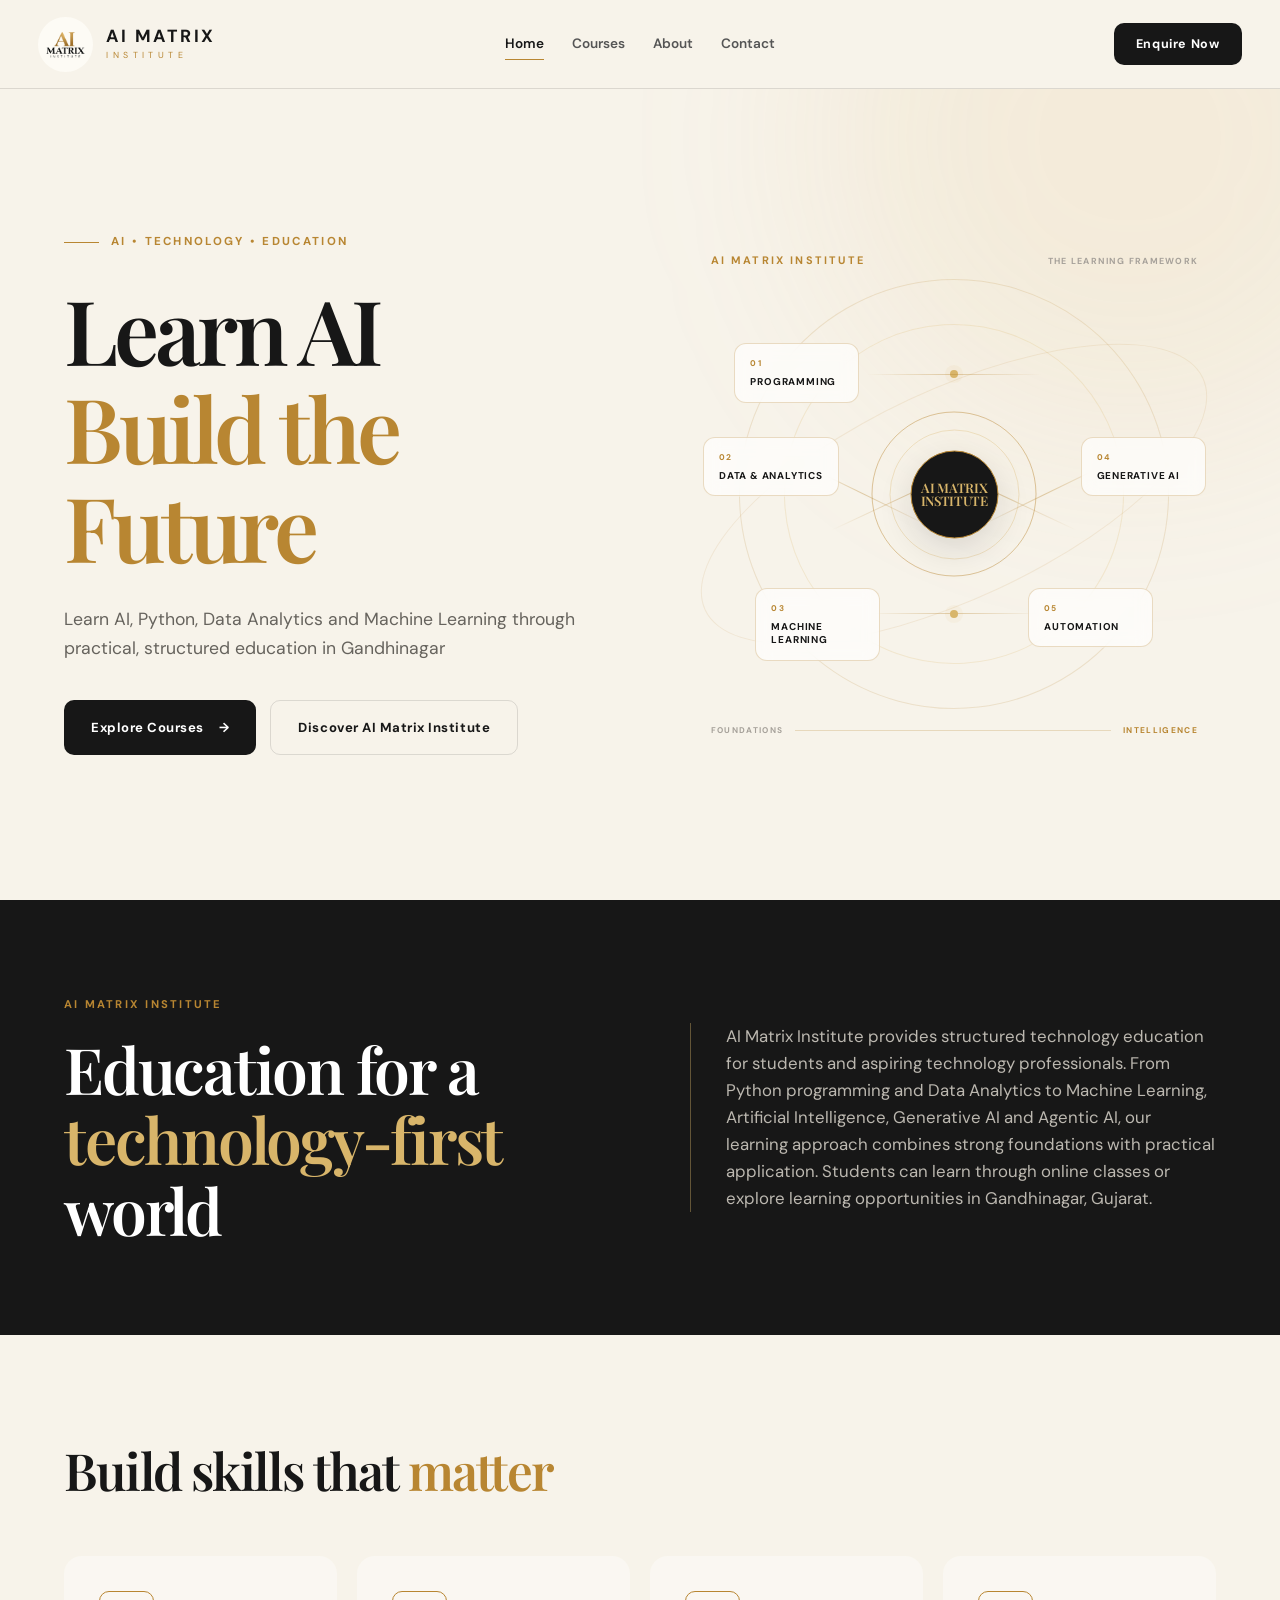
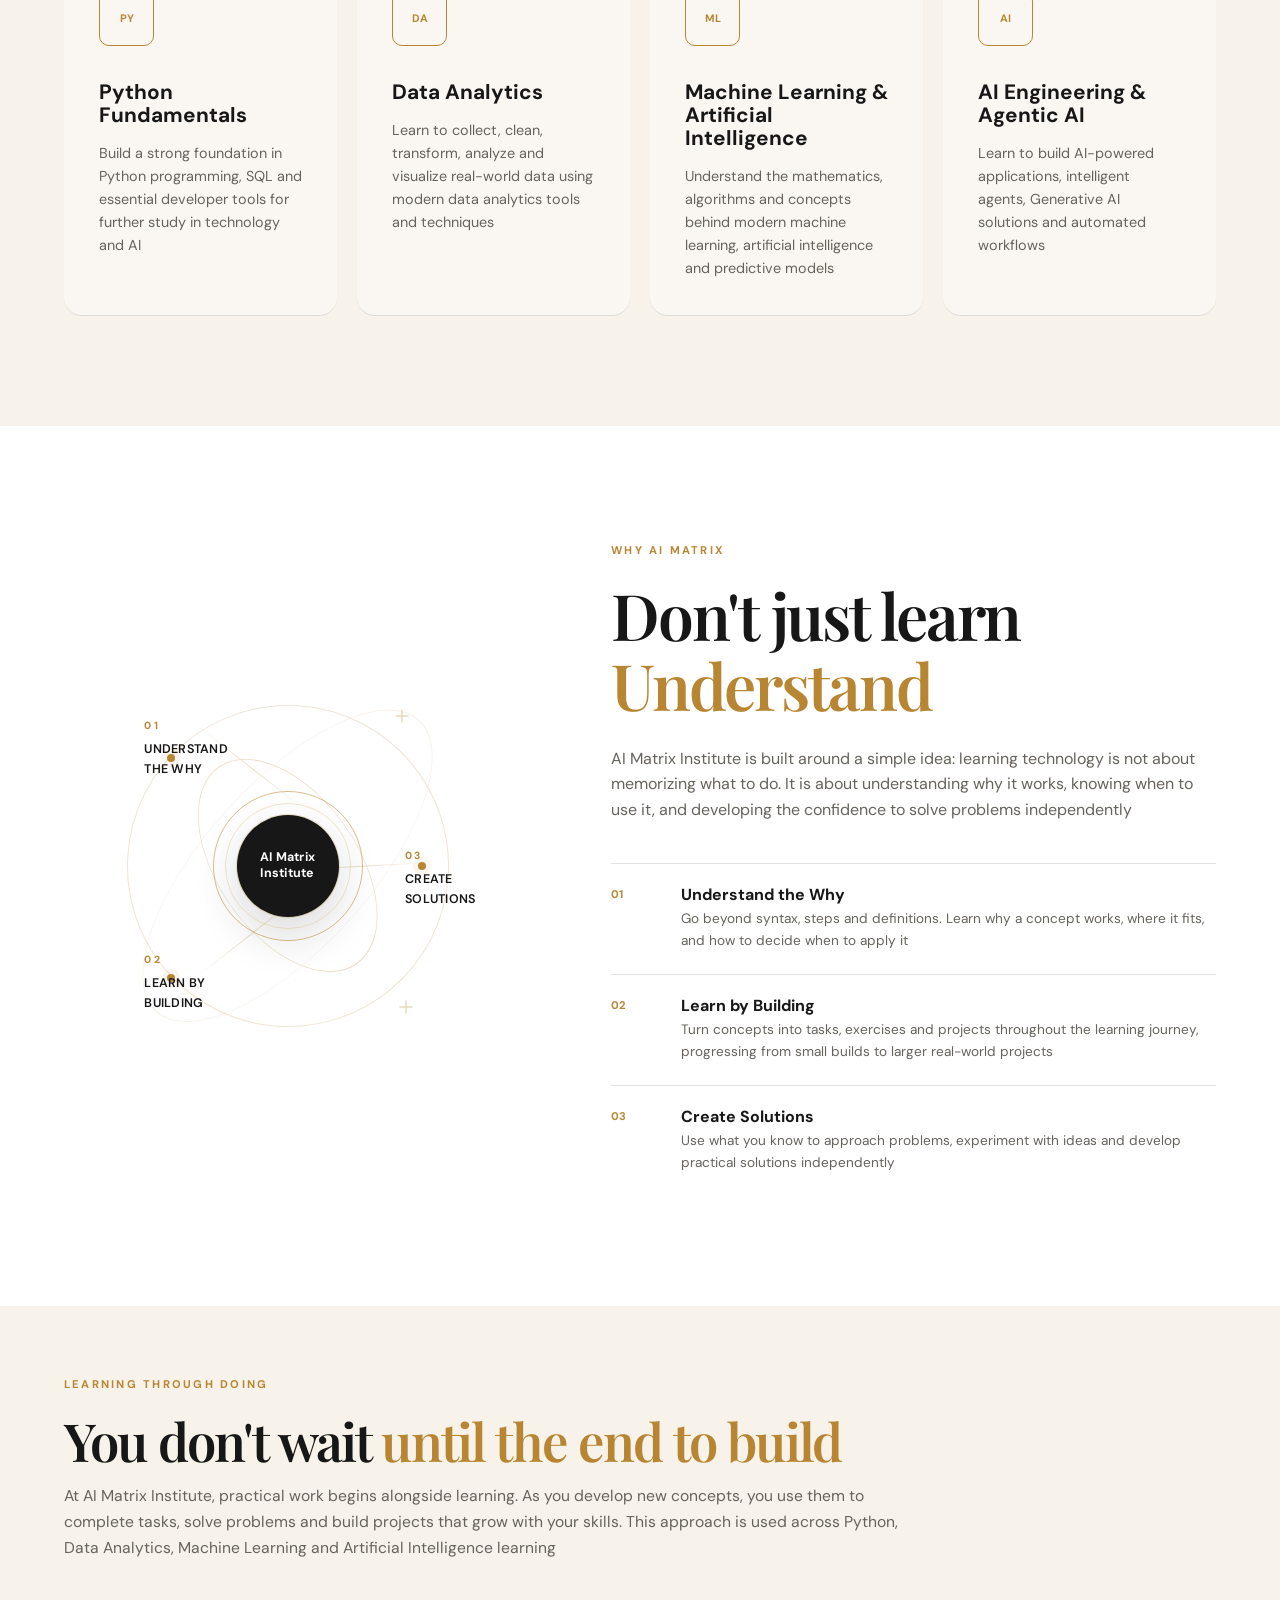
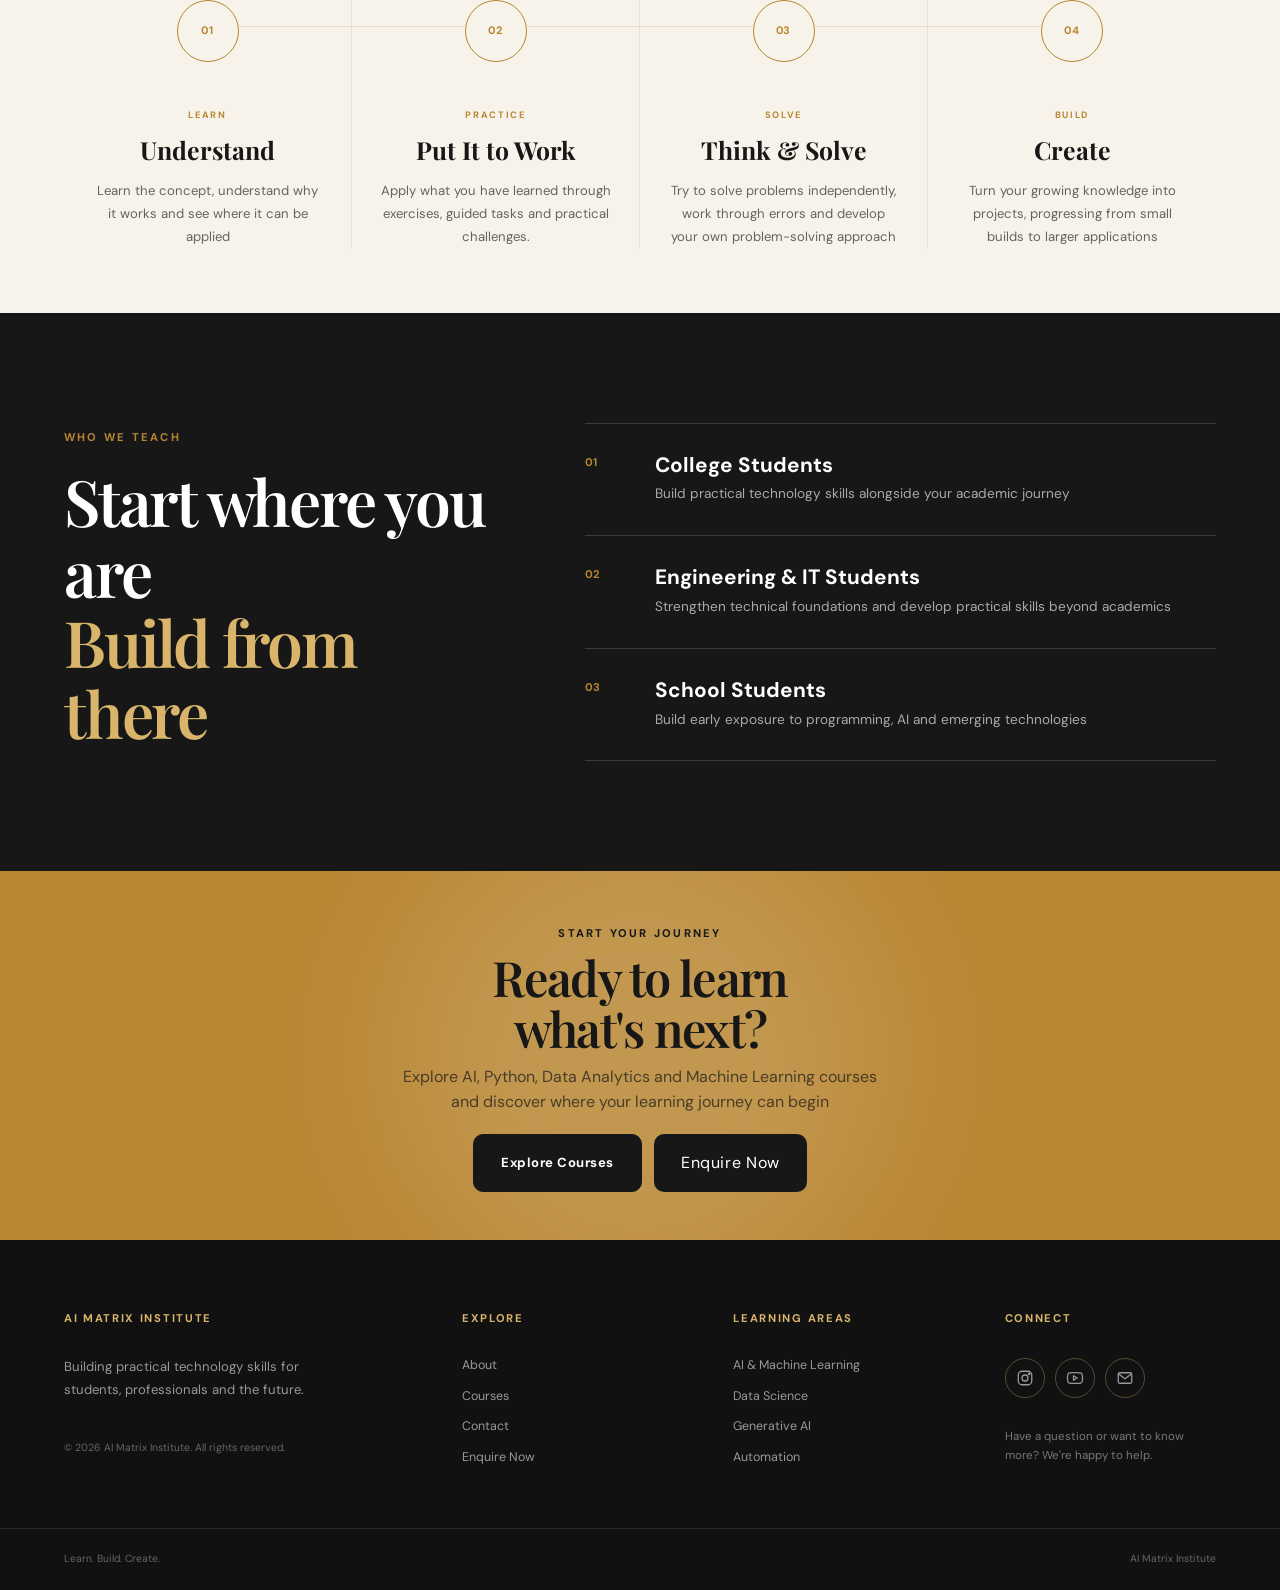
<file: index.html>
<!DOCTYPE html>
<html lang="en">

<head>

    <meta charset="UTF-8">

    <meta
        name="viewport"
        content="width=device-width, initial-scale=1.0"
    >

    <!-- =========================================================
         ROBOTS
         ========================================================= -->

    <meta
        name="robots"
        content="index, follow, max-image-preview:large, max-snippet:-1, max-video-preview:-1"
    >


    <!-- =========================================================
         FAVICON
         ========================================================= -->

    <link
        rel="icon"
        href="/favicon.ico"
    >

    <link
        rel="icon"
        type="image/png"
        sizes="48x48"
        href="/favicon-48x48.png"
    >

    <link
        rel="icon"
        type="image/png"
        sizes="96x96"
        href="/favicon-96x96.png"
    >

    <link
        rel="icon"
        type="image/png"
        sizes="144x144"
        href="/favicon-144x144.png"
    >

    <link
        rel="icon"
        type="image/png"
        sizes="192x192"
        href="/favicon-192x192.png"
    >

    <link
        rel="icon"
        type="image/png"
        sizes="512x512"
        href="/favicon-512x512.png"
    >

    <link
        rel="apple-touch-icon"
        sizes="180x180"
        href="/apple-touch-icon.png"
    >


    <!-- =========================================================
         SEO
         ========================================================= -->

    <title>
        Artificial Intelligence &amp; Machine Learning Classes in Gandhinagar | AI Matrix Institute
    </title>


    <meta
        name="description"
        content="AI Matrix Institute offers AI classes, Python classes, Data Analytics, Machine Learning and Generative AI training in Gandhinagar and online. Learn through structured, practical and project-based education."
    >


    <meta
        name="author"
        content="AI Matrix Institute"
    >


    <meta
        name="application-name"
        content="AI Matrix Institute"
    >


    <meta
        name="theme-color"
        content="#0B0B0B"
    >


    <!-- =========================================================
         CANONICAL URL
         ========================================================= -->

    <link
        rel="canonical"
        href="https://aimatrixinstitute.com/"
    >


    <!-- =========================================================
         OPEN GRAPH
         ========================================================= -->

    <meta
        property="og:type"
        content="website"
    >


    <meta
        property="og:title"
        content="AI Classes &amp; Python Classes in Gandhinagar | AI Matrix Institute"
    >


    <meta
        property="og:description"
        content="Learn AI, Python, Data Analytics, Machine Learning, Generative AI and Agentic AI through practical education in Gandhinagar and online."
    >


    <meta
        property="og:url"
        content="https://aimatrixinstitute.com/"
    >


    <meta
        property="og:site_name"
        content="AI Matrix Institute"
    >


    <meta
        property="og:locale"
        content="en_IN"
    >


    <meta
        property="og:image"
        content="https://aimatrixinstitute.com/assets/logo.png"
    >


    <meta
        property="og:image:alt"
        content="AI Matrix Institute"
    >


    <!-- =========================================================
         TWITTER / X
         ========================================================= -->

    <meta
        name="twitter:card"
        content="summary_large_image"
    >


    <meta
        name="twitter:title"
        content="AI Classes &amp; Python Classes in Gandhinagar | AI Matrix Institute"
    >


    <meta
        name="twitter:description"
        content="Practical AI, Python, Data Analytics, Machine Learning, Generative AI and Agentic AI education in Gandhinagar and online."
    >


    <meta
        name="twitter:image"
        content="https://aimatrixinstitute.com/assets/logo.png"
    >


    <!-- =========================================================
         ORGANIZATION STRUCTURED DATA
         ========================================================= -->

    <script type="application/ld+json">
    {
        "@context": "https://schema.org",
        "@type": "Organization",
        "@id": "https://aimatrixinstitute.com/#organization",
        "name": "AI Matrix Institute",
        "alternateName": "AI Matrix Institute of Artificial Intelligence & Machine Learning",
        "url": "https://aimatrixinstitute.com/",
        "logo": {
            "@type": "ImageObject",
            "url": "https://aimatrixinstitute.com/assets/logo.png"
        },
        "description": "AI Matrix Institute provides practical education and training in Python, Data Analytics, Machine Learning, Artificial Intelligence, Generative AI, AI Engineering and Agentic AI.",
        "areaServed": {
            "@type": "City",
            "name": "Gandhinagar"
        },
        "knowsAbout": [
            "Artificial Intelligence",
            "Machine Learning",
            "Generative AI",
            "Agentic AI",
            "AI Engineering",
            "Python Programming",
            "Data Analytics",
            "SQL",
            "Data Visualization",
            "Deep Learning"
        ]
    }
    </script>


    <!-- =========================================================
         WEBSITE STRUCTURED DATA
         ========================================================= -->

    <script type="application/ld+json">
    {
        "@context": "https://schema.org",
        "@type": "WebSite",
        "@id": "https://aimatrixinstitute.com/#website",
        "name": "AI Matrix Institute",
        "url": "https://aimatrixinstitute.com/",
        "publisher": {
            "@id": "https://aimatrixinstitute.com/#organization"
        },
        "inLanguage": "en-IN"
    }
    </script>


    <!-- =========================================================
         COURSE STRUCTURED DATA
         
         Each course now has a unique URL using an HTML anchor.
         The corresponding IDs must exist on courses.html.
         ========================================================= -->

    <script type="application/ld+json">
    {
        "@context": "https://schema.org",
        "@type": "ItemList",
        "@id": "https://aimatrixinstitute.com/#courses",
        "name": "AI Matrix Institute Courses",
        "description": "Courses in Python, Data Analytics, Machine Learning, Artificial Intelligence, AI Engineering and Agentic AI.",
        "numberOfItems": 4,
        "itemListElement": [
            {
                "@type": "ListItem",
                "position": 1,
                "item": {
                    "@type": "Course",
                    "name": "Python Fundamentals",
                    "description": "Learn Python programming, SQL, Terminal or Command Line, Git and GitHub through structured practical learning.",
                    "provider": {
                        "@id": "https://aimatrixinstitute.com/#organization"
                    },
                    "url": "https://aimatrixinstitute.com/courses.html#python-fundamentals"
                }
            },
            {
                "@type": "ListItem",
                "position": 2,
                "item": {
                    "@type": "Course",
                    "name": "Data Analytics",
                    "description": "Learn NumPy, Pandas, SQL, data collection, data cleaning, data transformation, exploratory data analysis, visualization and statistics fundamentals.",
                    "provider": {
                        "@id": "https://aimatrixinstitute.com/#organization"
                    },
                    "url": "https://aimatrixinstitute.com/courses.html#data-analytics"
                }
            },
            {
                "@type": "ListItem",
                "position": 3,
                "item": {
                    "@type": "Course",
                    "name": "Machine Learning & Artificial Intelligence",
                    "description": "Learn mathematics for AI, supervised and unsupervised machine learning, model evaluation, machine learning projects and introductory deep learning.",
                    "provider": {
                        "@id": "https://aimatrixinstitute.com/#organization"
                    },
                    "url": "https://aimatrixinstitute.com/courses.html#machine-learning"
                }
            },
            {
                "@type": "ListItem",
                "position": 4,
                "item": {
                    "@type": "Course",
                    "name": "AI Engineering & Agentic AI",
                    "description": "Learn deep learning, Generative AI, LLM fundamentals, OpenAI APIs, AI application development, AI architecture, Agentic AI, tools, workflows and AI automation.",
                    "provider": {
                        "@id": "https://aimatrixinstitute.com/#organization"
                    },
                    "url": "https://aimatrixinstitute.com/courses.html#ai-engineering"
                }
            }
        ]
    }
    </script>


    <!-- =========================================================
         STYLESHEET
         ========================================================= -->

    <link
        rel="stylesheet"
        href="css/style.css"
    >


    <!-- =========================================================
         GOOGLE FONTS
         ========================================================= -->

    <link
        rel="preconnect"
        href="https://fonts.googleapis.com"
    >


    <link
        rel="preconnect"
        href="https://fonts.gstatic.com"
        crossorigin
    >


    <link
        href="https://fonts.googleapis.com/css2?family=DM+Sans:wght@400;500;600;700&family=Playfair+Display:wght@500;600;700&display=swap"
        rel="stylesheet"
    >


    <!-- =========================================================
         PAGE-SPECIFIC LAYOUT ADJUSTMENTS
         ========================================================= -->

    <style>


        /* =====================================================
           LEARNING DOMAINS HEADING
           ===================================================== */

        .domains .section-heading h2 {

            white-space: nowrap;

            font-size: clamp(
                2.7rem,
                4vw,
                4rem
            );

            line-height: 1;

        }



        /* =====================================================
           FOUR COURSE CARDS IN ONE ROW
           ===================================================== */

        .domains .domain-grid {

            grid-template-columns:
                repeat(
                    4,
                    minmax(0, 1fr)
                );

            gap: 20px;

        }



        /* =====================================================
           CLICKABLE DOMAIN CARDS
           ===================================================== */

        .domains .domain-card {

            position: relative;

            text-decoration: none;

            color: inherit;

            cursor: pointer;

            overflow: hidden;

            transition:
                transform 0.4s ease,
                box-shadow 0.4s ease,
                border-color 0.4s ease;

        }



        /* =====================================================
           DOMAIN CARD SHINING EFFECT
           ===================================================== */

        .domains .domain-card::before {

            content: "";

            position: absolute;

            top: -20%;

            left: -80%;

            width: 45%;

            height: 140%;

            background:
                linear-gradient(
                    90deg,
                    transparent,
                    rgba(255, 255, 255, 0.65),
                    transparent
                );

            transform: skewX(-18deg);

            transition:
                left 0.75s ease;

            pointer-events: none;

            z-index: 3;

        }



        .domains .domain-card:hover::before {

            left: 135%;

        }



        .domains .domain-card:hover {

            transform: translateY(-5px);

        }



        /* Keep card content above the shine */

        .domains .domain-card > * {

            position: relative;

            z-index: 2;

        }



        /* =====================================================
           WHY AI MATRIX
           OPEN AI MATRIX VISUAL
           ===================================================== */

        .why-matrix-visual {

            position: relative;

            width: min(
                100%,
                540px
            );

            aspect-ratio: 1 / 1;

            margin: 0 auto;

            display: flex;

            align-items: center;

            justify-content: center;

        }



        /* =====================================================
           LARGE ORBIT
           ===================================================== */

        .why-matrix-orbit {

            position: absolute;

            border: 1px solid
                rgba(
                    184,
                    134,
                    50,
                    0.22
                );

            border-radius: 50%;

            pointer-events: none;

        }



        .why-matrix-orbit-one {

            width: 72%;

            height: 72%;

            transform:
                rotate(-18deg);

        }



        .why-matrix-orbit-two {

            width: 54%;

            height: 54%;

            transform:
                rotate(55deg)
                scaleY(0.58);

            border-color:
                rgba(
                    184,
                    134,
                    50,
                    0.28
                );

        }



        .why-matrix-orbit-three {

            width: 88%;

            height: 88%;

            transform:
                rotate(-48deg)
                scaleY(0.42);

            border-color:
                rgba(
                    184,
                    134,
                    50,
                    0.13
                );

        }



        /* =====================================================
           ORBIT ANIMATION
           ===================================================== */

        .why-matrix-orbit-one {

            animation:
                matrixOrbitOne
                14s
                linear
                infinite;

        }



        .why-matrix-orbit-two {

            animation:
                matrixOrbitTwo
                18s
                linear
                infinite;

        }



        @keyframes matrixOrbitOne {

            from {

                transform:
                    rotate(-18deg);

            }

            to {

                transform:
                    rotate(342deg);

            }

        }



        @keyframes matrixOrbitTwo {

            from {

                transform:
                    rotate(55deg)
                    scaleY(0.58);

            }

            to {

                transform:
                    rotate(-305deg)
                    scaleY(0.58);

            }

        }



        /* =====================================================
           CENTRAL AI MATRIX CORE
           ===================================================== */

        .why-matrix-core {

            position: relative;

            width: 150px;

            height: 150px;

            display: flex;

            align-items: center;

            justify-content: center;

            z-index: 5;

        }



        .why-matrix-core-ring {

            position: absolute;

            inset: 0;

            border: 1px solid
                var(--gold);

            border-radius: 50%;

            opacity: 0.55;

        }



        .why-matrix-core-ring-one {

            animation:
                corePulse
                4s
                ease-in-out
                infinite;

        }



        .why-matrix-core-ring-two {

            inset: 12px;

            border-color:
                var(--gold-light);

            opacity: 0.35;

            animation:
                corePulse
                4s
                ease-in-out
                infinite
                1s;

        }



        @keyframes corePulse {

            0%,
            100% {

                transform:
                    scale(0.94);

                opacity:
                    0.35;

            }

            50% {

                transform:
                    scale(1.05);

                opacity:
                    0.75;

            }

        }



        .why-matrix-core-inner {

            width: 102px;

            height: 102px;

            border-radius: 50%;

            background:
                var(--black);

            display: flex;

            align-items: center;

            justify-content: center;

            padding: 16px;

            text-align: center;

            box-shadow:
                0 0 0 1px
                rgba(
                    184,
                    134,
                    50,
                    0.25
                ),
                0 18px 45px
                rgba(
                    23,
                    23,
                    23,
                    0.16
                );

        }



        .why-matrix-core-label {

            font-family:
                "DM Sans",
                sans-serif;

            font-size:
                0.78rem;

            font-weight:
                700;

            line-height:
                1.25;

            color:
                var(--white);

            letter-spacing:
                0.02em;

            text-align:
                center;

        }



        /* =====================================================
           CONNECTION LINES
           ===================================================== */

        .why-matrix-connection {

            position: absolute;

            width: 30%;

            height: 1px;

            background:
                linear-gradient(
                    90deg,
                    transparent,
                    var(--gold-pale),
                    transparent
                );

            transform-origin:
                center;

            z-index: 1;

        }



        .why-matrix-connection-one {

            top: 28%;

            left: 27%;

            transform:
                rotate(38deg);

        }



        .why-matrix-connection-two {

            top: 50%;

            left: 50%;

            width: 31%;

            transform:
                rotate(-3deg);

        }



        .why-matrix-connection-three {

            top: 65%;

            left: 27%;

            transform:
                rotate(-38deg);

        }



        /* =====================================================
           NODES
           ===================================================== */

        .why-matrix-node {

            position: absolute;

            width: 8px;

            height: 8px;

            border-radius: 50%;

            background:
                var(--gold);

            box-shadow:
                0 0 0 5px
                rgba(
                    184,
                    134,
                    50,
                    0.08
                );

            z-index: 4;

            animation:
                nodePulse
                3.5s
                ease-in-out
                infinite;

        }



        .why-matrix-node-one {

            top: 25%;

            left: 23%;

        }



        .why-matrix-node-two {

            top: 49%;

            right: 19%;

            animation-delay:
                0.8s;

        }



        .why-matrix-node-three {

            bottom: 24%;

            left: 23%;

            animation-delay:
                1.5s;

        }



        @keyframes nodePulse {

            0%,
            100% {

                transform:
                    scale(0.8);

                opacity:
                    0.55;

            }

            50% {

                transform:
                    scale(1.2);

                opacity:
                    1;

            }

        }



        /* =====================================================
           LEARNING CONCEPT LABELS
           ===================================================== */

        .why-matrix-label {

            position: absolute;

            display: flex;

            flex-direction: column;

            gap: 5px;

            z-index: 6;

        }



        .why-matrix-label span:first-child {

            font-size:
                0.65rem;

            font-weight:
                700;

            letter-spacing:
                0.2em;

            color:
                var(--gold);

        }



        .why-matrix-label span:last-child {

            font-size:
                0.78rem;

            font-weight:
                600;

            letter-spacing:
                0.02em;

            color:
                var(--black);

            max-width:
                150px;

        }



        .why-matrix-label-one {

            top: 17%;

            left: 18%;

        }



        .why-matrix-label-two {

            top: 46%;

            right: 8%;

            text-align:
                left;

        }



        .why-matrix-label-three {

            bottom: 17%;

            left: 18%;

        }



        /* =====================================================
           SMALL DECORATIVE CROSS MARKS
           ===================================================== */

        .why-matrix-cross {

            position: absolute;

            width: 13px;

            height: 13px;

            opacity:
                0.45;

        }



        .why-matrix-cross::before,
        .why-matrix-cross::after {

            content: "";

            position: absolute;

            top: 50%;

            left: 50%;

            width: 13px;

            height: 1px;

            background:
                var(--gold);

            transform:
                translate(
                    -50%,
                    -50%
                );

        }



        .why-matrix-cross::after {

            transform:
                translate(
                    -50%,
                    -50%
                )
                rotate(90deg);

        }



        .why-matrix-cross-one {

            top: 15%;

            right: 23%;

        }



        .why-matrix-cross-two {

            bottom: 17%;

            right: 22%;

        }



        /* =====================================================
           SMALL MATRIX LABEL
           ===================================================== */

        .why-matrix-caption {

            position: absolute;

            bottom: 5%;

            right: 10%;

            font-size:
                0.58rem;

            font-weight:
                700;

            letter-spacing:
                0.22em;

            color:
                var(--gray-light);

            text-transform:
                uppercase;

        }



        /* =====================================================
           WHY SECTION SPACING
           ===================================================== */

        .why-section .why-grid {

            align-items:
                center;

        }



        /* =====================================================
           LEARNING THROUGH DOING
           COMPACT DESKTOP LAYOUT
           ===================================================== */

        .learning-process {

            padding-top:
                64px;

            padding-bottom:
                64px;

        }



        .learning-process .section-heading {

            margin-bottom:
                16px;

        }



        .learning-process .section-heading h2 {

            white-space:
                nowrap;

            font-size:
                clamp(
                    2.45rem,
                    4.1vw,
                    4rem
                );

            line-height:
                1.02;

            letter-spacing:
                -0.035em;

        }



        .learning-process-intro {

            max-width:
                850px;

            margin-top:
                0;

            margin-bottom:
                34px;

        }



        .learning-process-intro p {

            max-width:
                850px;

            margin:
                0;

            font-size:
                0.98rem;

            line-height:
                1.65;

        }



        .learning-process-roadmap {

            margin-top:
                0;

        }



        /* =====================================================
           REMOVE OLD LEARNING PROGRESSION NOTE
           ===================================================== */

        .learning-process-note {

            display:
                none;

        }



        /* =====================================================
           COMPACT FINAL CTA
           ===================================================== */

        .cta-section {

            padding:
                48px 0;

        }



        .cta-section .cta-content {

            max-width:
                720px;

        }



        .cta-section .small-label {

            margin-bottom:
                8px;

        }



        .cta-section h2 {

            font-size:
                clamp(
                    2.25rem,
                    3.8vw,
                    3.45rem
                );

            line-height:
                1.05;

            margin:
                0;

        }



        .cta-section p {

            max-width:
                500px;

            margin:
                12px auto 0;

            line-height:
                1.55;

        }



        .cta-section .cta-buttons {

            margin-top:
                19px;

        }



        /* =====================================================
           HOMEPAGE ENQUIRE BUTTON
           Keep button visually identical to CTA links.
           ===================================================== */

        .cta-section .btn-outline-light {

            border: none;

            font: inherit;

            cursor: pointer;

            text-align: center;

        }



        /* =====================================================
           TABLET
           ===================================================== */

        @media (max-width: 1100px) {

            .domains .domain-grid {

                grid-template-columns:
                    repeat(
                        2,
                        minmax(0, 1fr)
                    );

            }


            .why-matrix-visual {

                max-width:
                    470px;

            }


            .learning-process {

                padding-top:
                    58px;

                padding-bottom:
                    58px;

            }


            .learning-process .section-heading h2 {

                font-size:
                    clamp(
                        2.25rem,
                        4.5vw,
                        3.5rem
                    );

            }


            .learning-process-intro {

                max-width:
                    760px;

                margin-bottom:
                    30px;

            }


            .cta-section {

                padding:
                    44px 0;

            }

        }



        /* =====================================================
           MOBILE
           ===================================================== */

        @media (max-width: 600px) {

            .domains .section-heading h2 {

                white-space:
                    normal;

                font-size:
                    2.5rem;

            }


            .domains .domain-grid {

                grid-template-columns:
                    1fr;

            }


            .why-matrix-visual {

                width:
                    100%;

                max-width:
                    390px;

                margin-bottom:
                    10px;

            }


            .why-matrix-core {

                width:
                    125px;

                height:
                    125px;

            }


            .why-matrix-core-inner {

                width:
                    84px;

                height:
                    84px;

                padding:
                    10px;

            }


            .why-matrix-core-label {

                font-size:
                    0.68rem;

            }


            .why-matrix-label-one {

                left:
                    8%;

            }


            .why-matrix-label-two {

                right:
                    2%;

            }


            .why-matrix-label-three {

                left:
                    8%;

            }


            .why-matrix-label span:last-child {

                font-size:
                    0.7rem;

                max-width:
                    120px;

            }


            .why-matrix-caption {

                right:
                    4%;

            }


            /* =============================================
               COMPACT LEARNING SECTION ON MOBILE
               ============================================= */

            .learning-process {

                padding-top:
                    48px;

                padding-bottom:
                    48px;

            }


            .learning-process .section-heading {

                margin-bottom:
                    14px;

            }


            .learning-process .section-heading h2 {

                white-space:
                    normal;

                font-size:
                    2.45rem;

                line-height:
                    1.04;

            }


            .learning-process-intro {

                margin-bottom:
                    28px;

            }


            .learning-process-intro p {

                font-size:
                    0.92rem;

                line-height:
                    1.6;

            }


            /* =============================================
               COMPACT CTA ON MOBILE
               ============================================= */

            .cta-section {

                padding:
                    40px 0;

            }


            .cta-section h2 {

                font-size:
                    2.25rem;

            }


            .cta-section p {

                margin-top:
                    10px;

                font-size:
                    0.92rem;

                line-height:
                    1.55;

            }


            .cta-section .cta-buttons {

                margin-top:
                    17px;

            }

        }

    </style>

</head>


<body>


    <!-- =========================================================
         SHARED NAVBAR
         ========================================================= -->

    <div id="site-navbar"></div>



    <!-- =========================================================
         MAIN
         ========================================================= -->

    <main>



        <!-- =====================================================
             HERO
             ===================================================== -->

        <section class="hero">

            <div class="hero-container">


                <!-- ================= HERO CONTENT ================= -->

                <div class="hero-content reveal">

                    <div class="eyebrow">

                        <span class="eyebrow-line"></span>

                        <span>
                            AI • TECHNOLOGY • EDUCATION
                        </span>

                    </div>


                    <h1>

                        Learn AI

                        <span>
                            Build the Future
                        </span>

                    </h1>


                    <p class="hero-description">

                        Learn AI, Python, Data Analytics and Machine Learning
                        through practical, structured education in Gandhinagar

                    </p>


                    <div class="hero-buttons">

                        <a
                            href="courses.html"
                            class="btn btn-primary"
                        >

                            Explore Courses

                            <span>
                                →
                            </span>

                        </a>


                        <a
                            href="about.html"
                            class="btn btn-secondary"
                        >

                            Discover AI Matrix Institute

                        </a>

                    </div>

                </div>



                <!-- =================================================
                     AI MATRIX HERO VISUAL
                     ================================================= -->

                <div
                    class="hero-visual hero-matrix-visual"
                    role="img"
                    aria-label="AI Matrix Institute learning framework showing programming, data and analytics, machine learning, generative AI and automation"
                >


                    <!-- ================= DECORATIVE ORBITS ================= -->

                    <div
                        class="matrix-orbit matrix-orbit-one"
                        aria-hidden="true"
                    ></div>


                    <div
                        class="matrix-orbit matrix-orbit-two"
                        aria-hidden="true"
                    ></div>


                    <div
                        class="matrix-orbit matrix-orbit-three"
                        aria-hidden="true"
                    ></div>



                    <!-- ================= VISUAL HEADER ================= -->

                    <div class="matrix-visual-header">

                        <span>
                            AI MATRIX INSTITUTE
                        </span>

                        <span>
                            THE LEARNING FRAMEWORK
                        </span>

                    </div>



                    <!-- ================= CONNECTION LINES ================= -->

                    <div
                        class="matrix-connections"
                        aria-hidden="true"
                    >

                        <span
                            class="matrix-line matrix-line-top"
                        ></span>


                        <span
                            class="matrix-line matrix-line-left"
                        ></span>


                        <span
                            class="matrix-line matrix-line-right"
                        ></span>


                        <span
                            class="matrix-line matrix-line-bottom"
                        ></span>


                        <span
                            class="matrix-line matrix-line-diagonal-left"
                        ></span>


                        <span
                            class="matrix-line matrix-line-diagonal-right"
                        ></span>

                    </div>



                    <!-- ================= LEARNING DOMAINS ================= -->

                    <div
                        class="matrix-domain matrix-domain-programming"
                    >

                        <span class="matrix-domain-number">
                            01
                        </span>

                        <span class="matrix-domain-name">
                            PROGRAMMING
                        </span>

                    </div>


                    <div
                        class="matrix-domain matrix-domain-data"
                    >

                        <span class="matrix-domain-number">
                            02
                        </span>

                        <span class="matrix-domain-name">
                            DATA &amp; ANALYTICS
                        </span>

                    </div>


                    <div
                        class="matrix-domain matrix-domain-ml"
                    >

                        <span class="matrix-domain-number">
                            03
                        </span>

                        <span class="matrix-domain-name">

                            MACHINE<br>

                            LEARNING

                        </span>

                    </div>


                    <div
                        class="matrix-domain matrix-domain-genai"
                    >

                        <span class="matrix-domain-number">
                            04
                        </span>

                        <span class="matrix-domain-name">
                            GENERATIVE AI
                        </span>

                    </div>


                    <div
                        class="matrix-domain matrix-domain-automation"
                    >

                        <span class="matrix-domain-number">
                            05
                        </span>

                        <span class="matrix-domain-name">
                            AUTOMATION
                        </span>

                    </div>



                    <!-- ================= CENTRAL AI MATRIX CORE ================= -->

                    <div class="matrix-core">

                        <div
                            class="matrix-core-ring matrix-core-ring-one"
                            aria-hidden="true"
                        ></div>


                        <div
                            class="matrix-core-ring matrix-core-ring-two"
                            aria-hidden="true"
                        ></div>


                        <div class="matrix-core-inner">

                            <span class="matrix-core-label">

                                AI MATRIX<br>
                                INSTITUTE

                            </span>

                        </div>

                    </div>



                    <!-- ================= VISUAL FOOTER ================= -->

                    <div class="matrix-visual-footer">

                        <span>
                            FOUNDATIONS
                        </span>

                        <span class="matrix-footer-line"></span>

                        <span>
                            INTELLIGENCE
                        </span>

                    </div>

                </div>

            </div>

        </section>



        <!-- =====================================================
             INTRO
             ===================================================== -->

        <section class="intro-strip">

            <div class="container intro-grid">


                <div>

                    <span class="small-label">
                        AI MATRIX INSTITUTE
                    </span>


                    <h2>

                        Education for a

                        <span>
                            technology-first
                        </span>

                        world

                    </h2>

                </div>


                <div class="intro-text">

                    <p>

                        AI Matrix Institute provides structured technology
                        education for students and aspiring technology
                        professionals. From Python programming and Data
                        Analytics to Machine Learning, Artificial Intelligence,
                        Generative AI and Agentic AI, our learning approach
                        combines strong foundations with practical application.
                        Students can learn through online classes or explore
                        learning opportunities in Gandhinagar, Gujarat.

                    </p>

                </div>

            </div>

        </section>



        <!-- =====================================================
             LEARNING DOMAINS
             ===================================================== -->

        <section class="domains section">

            <div class="container">


                <!-- ================= SECTION HEADING ================= -->

                <div class="section-heading reveal">

                    <div>

                        <h2>

                            Build skills that

                            <span>
                                matter
                            </span>

                        </h2>

                    </div>

                </div>



                <!-- =================================================
                     DOMAIN GRID
                     ================================================= -->

                <div class="domain-grid">



                    <!-- =================================================
                         PROGRAMMING
                         ================================================= -->

                    <a
                        href="courses.html#python-fundamentals"
                        class="domain-card reveal"
                        aria-label="Explore Python Fundamentals courses"
                    >

                        <div
                            class="domain-icon"
                            aria-hidden="true"
                        >
                            PY
                        </div>


                        <h3>
                            Python Fundamentals
                        </h3>


                        <p>

                            Build a strong foundation in Python programming,
                            SQL and essential developer tools for further
                            study in technology and AI

                        </p>

                    </a>



                    <!-- =================================================
                         DATA ANALYTICS
                         ================================================= -->

                    <a
                        href="courses.html#data-analytics"
                        class="domain-card reveal"
                        aria-label="Explore Data Analytics courses"
                    >

                        <div
                            class="domain-icon"
                            aria-hidden="true"
                        >
                            DA
                        </div>


                        <h3>
                            Data Analytics
                        </h3>


                        <p>

                            Learn to collect, clean, transform, analyze
                            and visualize real-world data using modern
                            data analytics tools and techniques

                        </p>

                    </a>



                    <!-- =================================================
                         MACHINE LEARNING
                         ================================================= -->

                    <a
                        href="courses.html#machine-learning"
                        class="domain-card reveal"
                        aria-label="Explore Machine Learning and Artificial Intelligence courses"
                    >

                        <div
                            class="domain-icon"
                            aria-hidden="true"
                        >
                            ML
                        </div>


                        <h3>

                            Machine Learning &amp;
                            Artificial Intelligence

                        </h3>


                        <p>

                            Understand the mathematics, algorithms and
                            concepts behind modern machine learning,
                            artificial intelligence and predictive models

                        </p>

                    </a>



                    <!-- =================================================
                         AI ENGINEERING
                         ================================================= -->

                    <a
                        href="courses.html#ai-engineering"
                        class="domain-card reveal"
                        aria-label="Explore AI Engineering and Agentic AI courses"
                    >

                        <div
                            class="domain-icon"
                            aria-hidden="true"
                        >
                            AI
                        </div>


                        <h3>

                            AI Engineering &amp;
                            Agentic AI

                        </h3>


                        <p>

                            Learn to build AI-powered applications,
                            intelligent agents, Generative AI solutions
                            and automated workflows

                        </p>

                    </a>

                </div>

            </div>

        </section>



        <!-- =====================================================
             WHY AI MATRIX
             ===================================================== -->

        <section class="why-section section">

            <div class="container why-grid">


                <!-- =================================================
                     WHY VISUAL
                     ================================================= -->

                <div
                    class="why-visual reveal"
                    aria-hidden="true"
                >

                    <div
                        class="why-matrix-visual"
                    >


                        <!-- ================= ORBITS ================= -->

                        <div
                            class="why-matrix-orbit why-matrix-orbit-one"
                        ></div>


                        <div
                            class="why-matrix-orbit why-matrix-orbit-two"
                        ></div>


                        <div
                            class="why-matrix-orbit why-matrix-orbit-three"
                        ></div>



                        <!-- ================= CONNECTIONS ================= -->

                        <span
                            class="why-matrix-connection why-matrix-connection-one"
                        ></span>


                        <span
                            class="why-matrix-connection why-matrix-connection-two"
                        ></span>


                        <span
                            class="why-matrix-connection why-matrix-connection-three"
                        ></span>



                        <!-- ================= NODES ================= -->

                        <span
                            class="why-matrix-node why-matrix-node-one"
                        ></span>


                        <span
                            class="why-matrix-node why-matrix-node-two"
                        ></span>


                        <span
                            class="why-matrix-node why-matrix-node-three"
                        ></span>



                        <!-- ================= UNDERSTAND THE WHY ================= -->

                        <div
                            class="why-matrix-label why-matrix-label-one"
                        >

                            <span>
                                01
                            </span>

                            <span>
                                UNDERSTAND<br>
                                THE WHY
                            </span>

                        </div>



                        <!-- ================= CREATE SOLUTIONS ================= -->

                        <div
                            class="why-matrix-label why-matrix-label-two"
                        >

                            <span>
                                03
                            </span>

                            <span>
                                CREATE<br>
                                SOLUTIONS
                            </span>

                        </div>



                        <!-- ================= LEARN BY BUILDING ================= -->

                        <div
                            class="why-matrix-label why-matrix-label-three"
                        >

                            <span>
                                02
                            </span>

                            <span>
                                LEARN BY<br>
                                BUILDING
                            </span>

                        </div>



                        <!-- ================= CENTRAL AI MATRIX ================= -->

                        <div class="why-matrix-core">

                            <div
                                class="why-matrix-core-ring why-matrix-core-ring-one"
                            ></div>


                            <div
                                class="why-matrix-core-ring why-matrix-core-ring-two"
                            ></div>


                            <div class="why-matrix-core-inner">

                                <span
                                    class="why-matrix-core-label"
                                >
                                    AI Matrix Institute
                                </span>

                            </div>

                        </div>



                        <!-- ================= DECORATIVE CROSSES ================= -->

                        <span
                            class="why-matrix-cross why-matrix-cross-one"
                        ></span>


                        <span
                            class="why-matrix-cross why-matrix-cross-two"
                        ></span>

                    </div>

                </div>



                <!-- =================================================
                     WHY CONTENT
                     ================================================= -->

                <div
                    class="why-content reveal"
                >

                    <span class="small-label">
                        WHY AI MATRIX
                    </span>


                    <h2>

                        Don't just learn

                        <span>
                            Understand
                        </span>

                    </h2>


                    <p>

                        AI Matrix Institute is built around a simple idea:
                        learning technology is not about memorizing what to do.
                        It is about understanding why it works, knowing when to
                        use it, and developing the confidence to solve problems
                        independently

                    </p>


                    <div class="feature-list">



                        <!-- ================= FEATURE 01 ================= -->

                        <div class="feature">

                            <div class="feature-number">
                                01
                            </div>


                            <div>

                                <h3>
                                    Understand the Why
                                </h3>


                                <p>

                                    Go beyond syntax, steps and definitions.
                                    Learn why a concept works, where it fits,
                                    and how to decide when to apply it

                                </p>

                            </div>

                        </div>



                        <!-- ================= FEATURE 02 ================= -->

                        <div class="feature">

                            <div class="feature-number">
                                02
                            </div>


                            <div>

                                <h3>
                                    Learn by Building
                                </h3>


                                <p>

                                    Turn concepts into tasks, exercises and
                                    projects throughout the learning journey,
                                    progressing from small builds to larger
                                    real-world projects

                                </p>

                            </div>

                        </div>



                        <!-- ================= FEATURE 03 ================= -->

                        <div class="feature">

                            <div class="feature-number">
                                03
                            </div>


                            <div>

                                <h3>
                                    Create Solutions
                                </h3>


                                <p>

                                    Use what you know to approach problems,
                                    experiment with ideas and develop practical
                                    solutions independently

                                </p>

                            </div>

                        </div>


                    </div>

                </div>

            </div>

        </section>



        <!-- =====================================================
             LEARNING THROUGH DOING
             ===================================================== -->

        <section class="learning-process section">

            <div class="container">


                <!-- ================= SECTION HEADING ================= -->

                <div class="section-heading reveal">

                    <div>

                        <span class="small-label">
                            LEARNING THROUGH DOING
                        </span>


                        <h2>

                            You don't wait

                            <span>
                                until the end to build
                            </span>

                        </h2>

                    </div>

                </div>



                <!-- ================= INTRO ================= -->

                <div class="learning-process-intro reveal">

                    <p>

                        At AI Matrix Institute, practical work begins alongside
                        learning. As you develop new concepts, you use them to
                        complete tasks, solve problems and build projects that
                        grow with your skills. This approach is used across
                        Python, Data Analytics, Machine Learning and Artificial
                        Intelligence learning

                    </p>

                </div>



                <!-- ================= LEARNING ROADMAP ================= -->

                <div
                    class="learning-process-roadmap reveal"
                >

                    <div class="roadmap-line"></div>



                    <!-- ================= STEP 01 ================= -->

                    <div class="roadmap-step">

                        <div class="roadmap-marker">

                            <span>
                                01
                            </span>

                        </div>


                        <div class="roadmap-content">

                            <span class="roadmap-label">
                                LEARN
                            </span>


                            <h3>
                                Understand
                            </h3>


                            <p>

                                Learn the concept, understand why it works
                                and see where it can be applied

                            </p>

                        </div>

                    </div>



                    <!-- ================= STEP 02 ================= -->

                    <div class="roadmap-step">

                        <div class="roadmap-marker">

                            <span>
                                02
                            </span>

                        </div>


                        <div class="roadmap-content">

                            <span class="roadmap-label">
                                PRACTICE
                            </span>


                            <h3>
                                Put It to Work
                            </h3>


                            <p>

                                Apply what you have learned through exercises,
                                guided tasks and practical challenges.

                            </p>

                        </div>

                    </div>



                    <!-- ================= STEP 03 ================= -->

                    <div class="roadmap-step">

                        <div class="roadmap-marker">

                            <span>
                                03
                            </span>

                        </div>


                        <div class="roadmap-content">

                            <span class="roadmap-label">
                                SOLVE
                            </span>


                            <h3>
                                Think &amp; Solve
                            </h3>


                            <p>

                                Try to solve problems independently, work through
                                errors and develop your own problem-solving approach

                            </p>

                        </div>

                    </div>



                    <!-- ================= STEP 04 ================= -->

                    <div class="roadmap-step">

                        <div class="roadmap-marker">

                            <span>
                                04
                            </span>

                        </div>


                        <div class="roadmap-content">

                            <span class="roadmap-label">
                                BUILD
                            </span>


                            <h3>
                                Create
                            </h3>


                            <p>

                                Turn your growing knowledge into projects,
                                progressing from small builds to larger applications

                            </p>

                        </div>

                    </div>

                </div>

            </div>

        </section>



        <!-- =====================================================
             WHO WE TEACH
             ===================================================== -->

        <section class="audience-section">

            <div class="container audience-grid">


                <!-- ================= AUDIENCE HEADING ================= -->

                <div
                    class="audience-heading reveal"
                >

                    <span class="small-label">
                        WHO WE TEACH
                    </span>


                    <h2>

                        Start where you are

                        <span>
                            Build from there
                        </span>

                    </h2>

                </div>



                <!-- ================= AUDIENCE ITEMS ================= -->

                <div class="audience-items">



                    <!-- ================= COLLEGE STUDENTS ================= -->

                    <div
                        class="audience-item reveal"
                    >

                        <span>
                            01
                        </span>


                        <div>

                            <h3>
                                College Students
                            </h3>


                            <p>

                                Build practical technology skills
                                alongside your academic journey

                            </p>

                        </div>

                    </div>



                    <!-- ================= ENGINEERING & IT ================= -->

                    <div
                        class="audience-item reveal"
                    >

                        <span>
                            02
                        </span>


                        <div>

                            <h3>
                                Engineering &amp; IT Students
                            </h3>


                            <p>

                                Strengthen technical foundations and
                                develop practical skills beyond academics

                            </p>

                        </div>

                    </div>



                    <!-- ================= SCHOOL STUDENTS ================= -->

                    <div
                        class="audience-item reveal"
                    >

                        <span>
                            03
                        </span>


                        <div>

                            <h3>
                                School Students
                            </h3>


                            <p>

                                Build early exposure to programming,
                                AI and emerging technologies

                            </p>

                        </div>

                    </div>

                </div>

            </div>

        </section>



        <!-- =====================================================
             FINAL CTA
             ===================================================== -->

        <section class="cta-section">

            <div class="cta-glow"></div>


            <div
                class="container cta-content reveal"
            >

                <span class="small-label">
                    START YOUR JOURNEY
                </span>


                <h2>

                    Ready to learn

                    <span>
                        what's next?
                    </span>

                </h2>


                <p>

                    Explore AI, Python, Data Analytics and Machine Learning
                    courses and discover where your learning journey can begin

                </p>


                <div class="cta-buttons">

                    <a
                        href="courses.html"
                        class="btn btn-light"
                    >

                        Explore Courses

                    </a>


                    <!-- =================================================
                         ENQUIRE NOW
                         Opens the existing enquiry popup
                         ================================================= -->

                    <button
                        type="button"
                        class="btn btn-outline-light"
                        data-enquiry-open
                    >

                        Enquire Now

                    </button>

                </div>

            </div>

        </section>

    </main>



    <!-- =========================================================
         SHARED FOOTER
         ========================================================= -->

    <div id="site-footer"></div>



    <!-- =========================================================
         JAVASCRIPT
         ========================================================= -->

    <script src="js/script.js"></script>

</body>

</html>
</file>
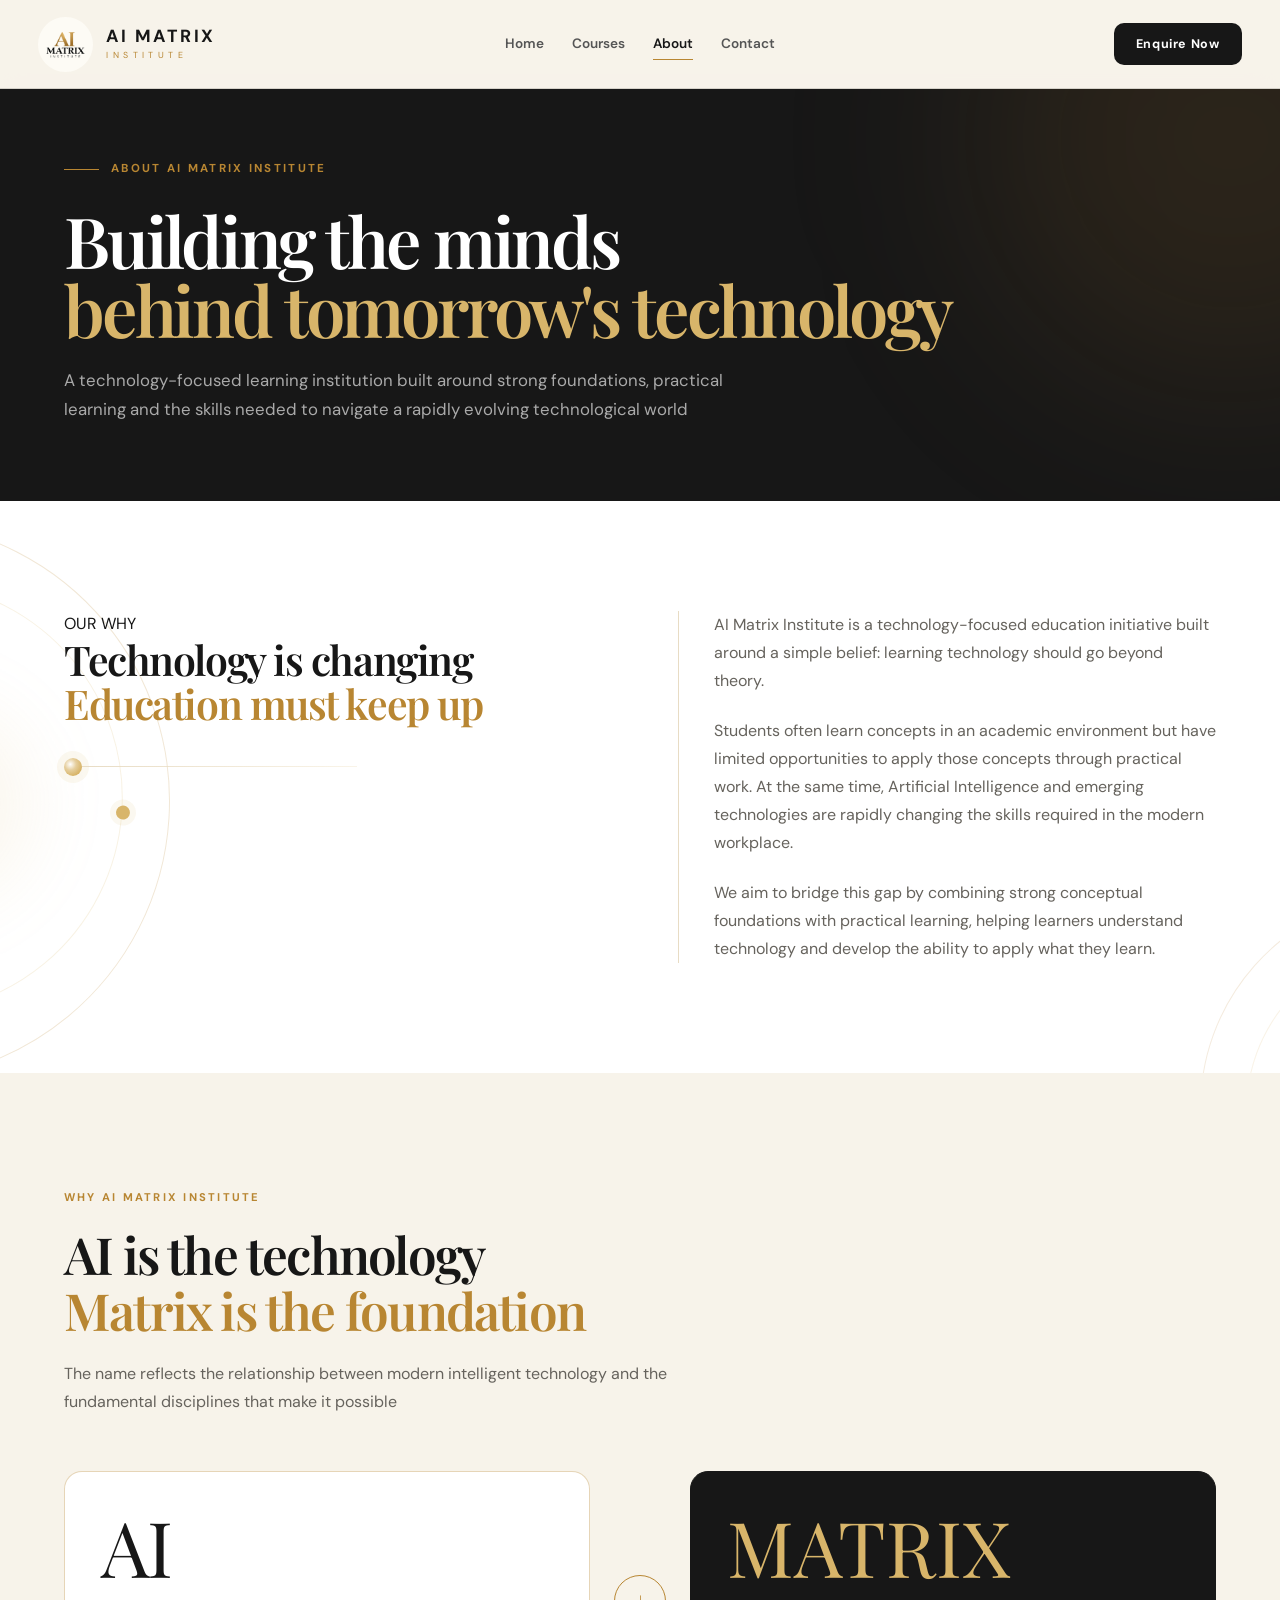
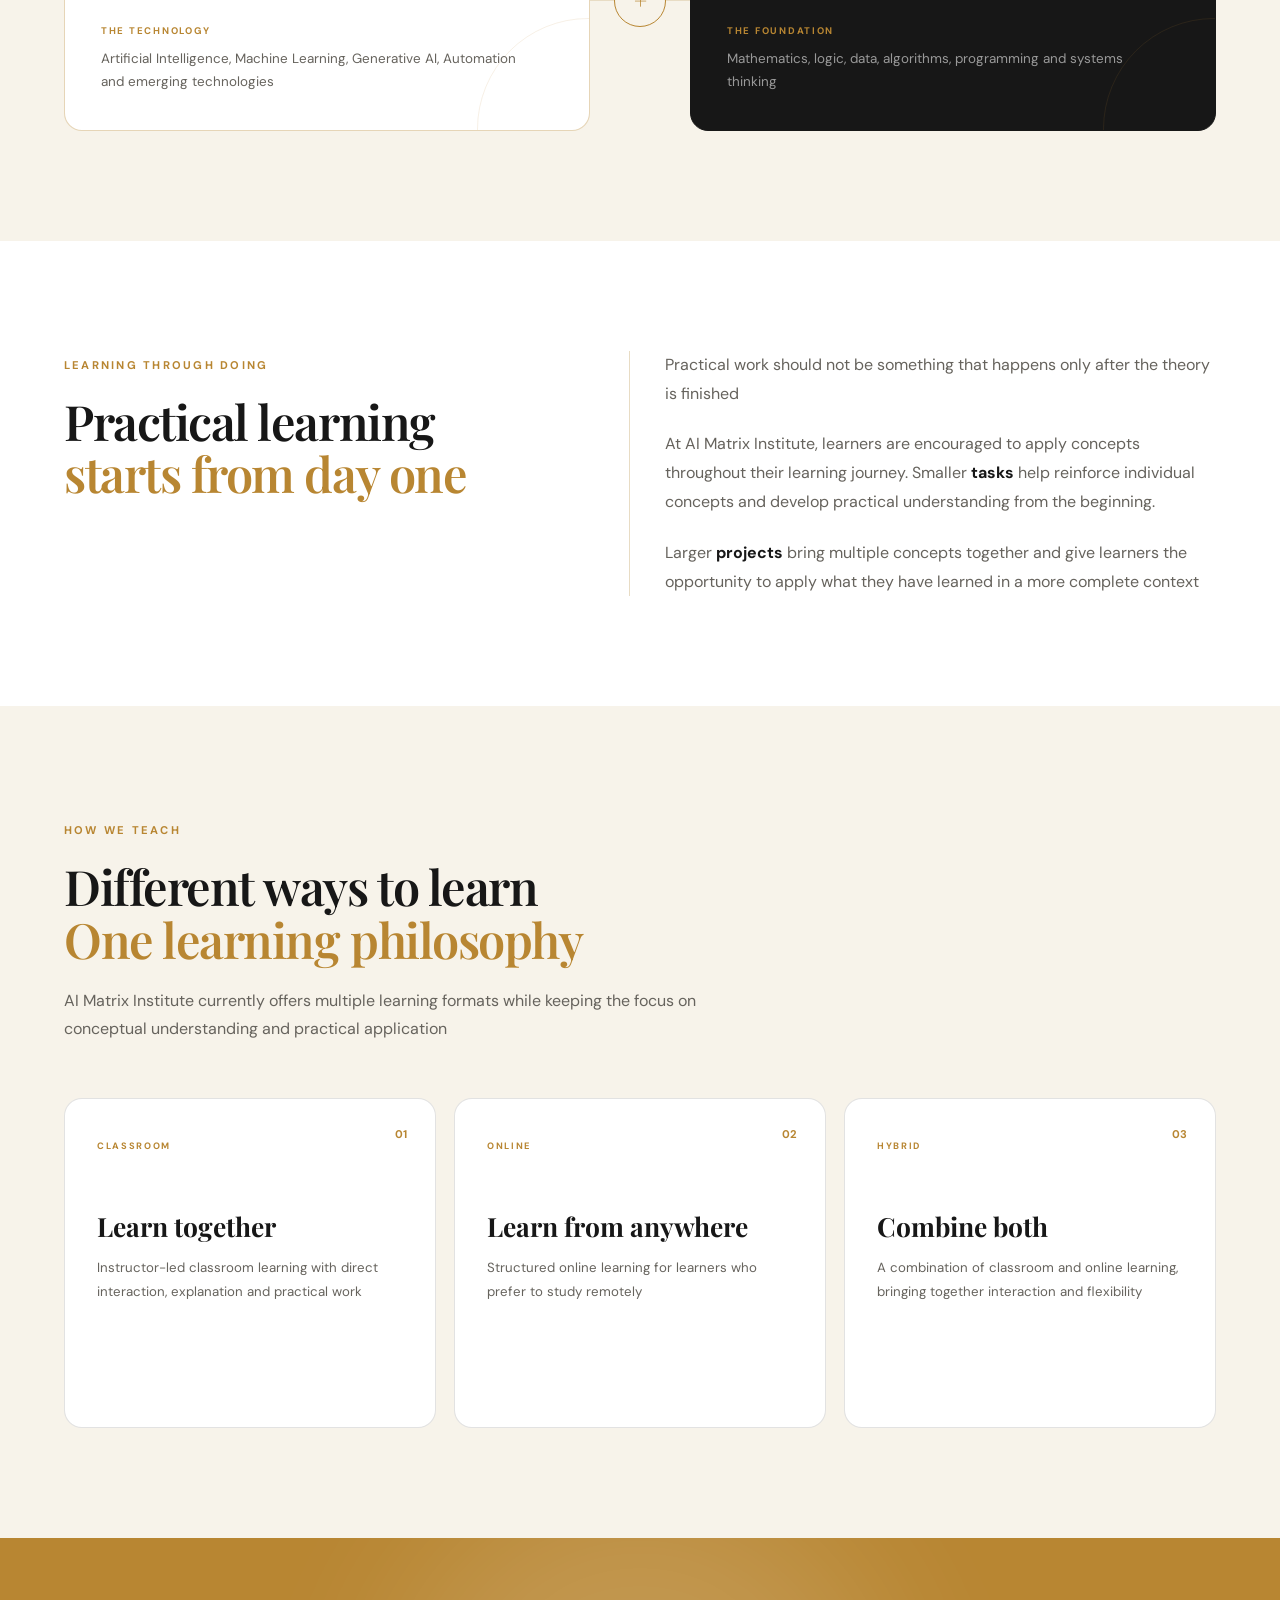
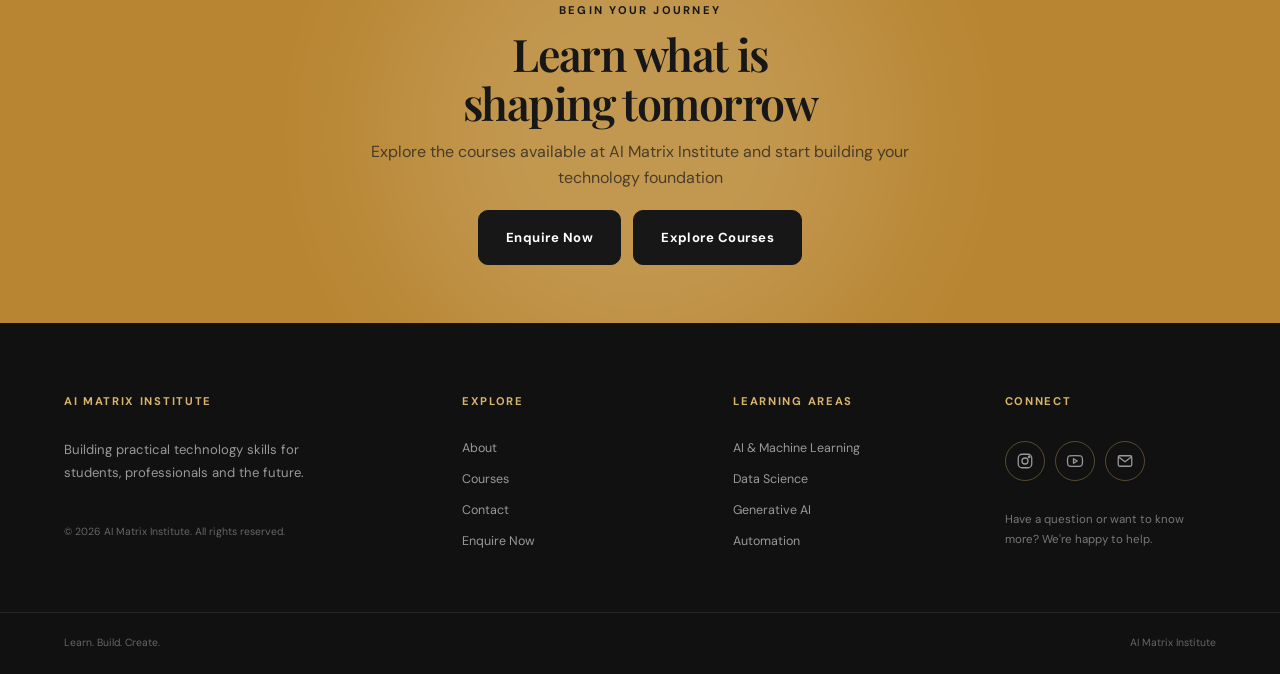
<file: about.html>
<!DOCTYPE html>
<html lang="en">

<head>

    <meta charset="UTF-8">

    <meta name="viewport"
        content="width=device-width, initial-scale=1.0">


    <!-- =====================================================
         FAVICON
         ===================================================== -->

    <link
        rel="icon"
        href="/favicon.ico"
    >

    <link
        rel="icon"
        type="image/png"
        sizes="48x48"
        href="/favicon-48x48.png"
    >

    <link
        rel="icon"
        type="image/png"
        sizes="96x96"
        href="/favicon-96x96.png"
    >

    <link
        rel="icon"
        type="image/png"
        sizes="144x144"
        href="/favicon-144x144.png"
    >

    <link
        rel="icon"
        type="image/png"
        sizes="192x192"
        href="/favicon-192x192.png"
    >

    <link
        rel="apple-touch-icon"
        sizes="180x180"
        href="/apple-touch-icon.png"
    >


    <!-- =====================================================
         SEO
         ===================================================== -->

    <meta name="description"
        content="Learn about AI Matrix Institute, a technology-focused education institute built around strong foundations, practical learning and modern technology education.">

    <meta name="keywords"
        content="AI Matrix Institute, Artificial Intelligence Institute, Machine Learning Institute, Data Science Institute, Generative AI Education">

    <meta name="author"
        content="AI Matrix Institute">


    <title>
        About | AI Matrix Institute
    </title>


    <!-- =====================================================
         STYLESHEET
         ===================================================== -->

    <link rel="stylesheet"
        href="css/style.css">


    <!-- =====================================================
         GOOGLE FONTS
         ===================================================== -->

    <link rel="preconnect"
        href="https://fonts.googleapis.com">

    <link rel="preconnect"
        href="https://fonts.gstatic.com"
        crossorigin>

    <link
        href="https://fonts.googleapis.com/css2?family=DM+Sans:wght@400;500;600;700&family=Playfair+Display:wght@500;600;700&display=swap"
        rel="stylesheet">

</head>


<body>


    <!-- =====================================================
         SHARED NAVBAR
         ===================================================== -->

    <div id="site-navbar"></div>



    <!-- =====================================================
         MAIN CONTENT
         ===================================================== -->

    <main>


        <!-- =================================================
             ABOUT HERO
             ================================================= -->

        <section class="page-hero about-page-hero">

            <div class="container page-hero-grid">


                <div class="page-hero-content reveal">


                    <!-- ================= EYEBROW ================= -->

                    <div class="eyebrow">

                        <span class="eyebrow-line"></span>

                        <span>
                            ABOUT AI MATRIX INSTITUTE
                        </span>

                    </div>



                    <!-- ================= HEADING ================= -->

                    <h1
                        class="about-hero-title"
                        style="
                            font-size: clamp(3rem, 5.5vw, 5.4rem);
                            line-height: 0.98;
                        "
                    >

                        <span class="about-hero-line">
                            Building the minds
                        </span>

                        <span class="about-hero-line">
                            behind tomorrow's technology
                        </span>

                    </h1>



                    <!-- ================= DESCRIPTION ================= -->

                    <p>

                        A technology-focused learning institution
                        built around strong foundations, practical
                        learning and the skills needed to navigate
                        a rapidly evolving technological world

                    </p>

                </div>

            </div>

        </section>



        <!-- =================================================
             OUR WHY
             ================================================= -->

        <section class="about-story section">

            <!-- ================= DECORATIVE ORBITS ================= -->

            <div class="about-story-decoration about-story-orbit-left">
                <span></span>
            </div>

            <div class="about-story-decoration about-story-orbit-right">
                <span></span>
            </div>


            <div class="container about-story-grid">


                <!-- ================= SECTION HEADING ================= -->

                <div class="about-story-heading reveal">


                    <!-- ================= DECORATIVE LABEL ================= -->

                    <div class="about-story-label">

                        <span class="about-story-label-line"></span>

                        <span>
                            OUR WHY
                        </span>

                    </div>



                    <!-- ================= HEADING ================= -->

                    <h2 class="about-story-title">

                        Technology is changing

                        <span>
                            Education must keep up
                        </span>

                    </h2>



                    <!-- ================= DECORATIVE ACCENT ================= -->

                    <div class="about-story-accent">

                        <span class="about-story-accent-dot"></span>

                        <span class="about-story-accent-line"></span>

                    </div>

                </div>



                <!-- ================= CONTENT ================= -->

                <div class="about-story-content reveal">

                    <p>

                        AI Matrix Institute is a technology-focused
                        education initiative built around a simple belief:
                        learning technology should go beyond theory.

                    </p>


                    <p>

                        Students often learn concepts in an academic
                        environment but have limited opportunities to
                        apply those concepts through practical work.
                        At the same time, Artificial Intelligence and
                        emerging technologies are rapidly changing the
                        skills required in the modern workplace.

                    </p>


                    <p>

                        We aim to bridge this gap by combining strong
                        conceptual foundations with practical learning,
                        helping learners understand technology and
                        develop the ability to apply what they learn.

                    </p>

                </div>

            </div>

        </section>



        <!-- =================================================
             WHY AI MATRIX INSTITUTE
             ================================================= -->

        <section class="about-name section">

            <div class="container">


                <!-- ================= INTRO ================= -->

                <div class="about-name-intro reveal">

                    <span class="small-label">
                        WHY AI MATRIX INSTITUTE
                    </span>


                    <h2>

                        AI is the technology

                        <span>
                            Matrix is the foundation
                        </span>

                    </h2>


                    <p>

                        The name reflects the relationship between
                        modern intelligent technology and the fundamental
                        disciplines that make it possible

                    </p>

                </div>



                <!-- ================= AI + MATRIX CONCEPT ================= -->

                <div class="ai-matrix-concept reveal">


                    <!-- ================= AI ================= -->

                    <div class="ai-matrix-block ai-matrix-ai">

                        <div class="ai-matrix-label">
                            AI
                        </div>


                        <div class="ai-matrix-description">

                            <span>
                                THE TECHNOLOGY
                            </span>


                            <p>

                                Artificial Intelligence, Machine Learning,
                                Generative AI, Automation and emerging
                                technologies

                            </p>

                        </div>

                    </div>



                    <!-- ================= CONNECTION ================= -->

                    <div class="ai-matrix-connector">

                        <span>
                            +
                        </span>

                    </div>



                    <!-- ================= MATRIX ================= -->

                    <div class="ai-matrix-block ai-matrix-foundation">

                        <div class="ai-matrix-label">
                            MATRIX
                        </div>


                        <div class="ai-matrix-description">

                            <span>
                                THE FOUNDATION
                            </span>


                            <p>

                                Mathematics, logic, data, algorithms,
                                programming and systems thinking

                            </p>

                        </div>

                    </div>

                </div>

            </div>

        </section>



        <!-- =================================================
             LEARNING THROUGH DOING
             ================================================= -->

        <section class="about-practice section">

            <div class="container about-practice-grid">


                <!-- ================= HEADING ================= -->

                <div class="about-practice-heading reveal">

                    <span class="small-label">
                        LEARNING THROUGH DOING
                    </span>


                    <h2>

                        Practical learning

                        <span>
                            starts from day one
                        </span>

                    </h2>

                </div>



                <!-- ================= CONTENT ================= -->

                <div class="about-practice-content reveal">

                    <p>

                        Practical work should not be something that happens
                        only after the theory is finished

                    </p>


                    <p>

                        At AI Matrix Institute, learners are encouraged to
                        apply concepts throughout their learning journey.
                        Smaller <strong>tasks</strong> help reinforce
                        individual concepts and develop practical
                        understanding from the beginning.

                    </p>


                    <p>

                        Larger <strong>projects</strong> bring multiple
                        concepts together and give learners the opportunity
                        to apply what they have learned in a more complete
                        context

                    </p>

                </div>

            </div>

        </section>



        <!-- =================================================
             HOW WE TEACH
             ================================================= -->

        <section class="about-learning section">

            <div class="container">


                <!-- ================= HEADER ================= -->

                <div class="about-learning-header reveal">

                    <span class="small-label">
                        HOW WE TEACH
                    </span>


                    <h2>

                        Different ways to learn

                        <span>
                            One learning philosophy
                        </span>

                    </h2>


                    <p>

                        AI Matrix Institute currently offers multiple
                        learning formats while keeping the focus on
                        conceptual understanding and practical application

                    </p>

                </div>



                <!-- ================= LEARNING FORMATS ================= -->

                <div class="learning-format-grid">


                    <!-- ================= CLASSROOM ================= -->

                    <article class="learning-format-card reveal">

                        <span class="learning-format-number">
                            01
                        </span>


                        <span class="learning-format-label">
                            CLASSROOM
                        </span>


                        <h3>
                            Learn together
                        </h3>


                        <p>

                            Instructor-led classroom learning with direct
                            interaction, explanation and practical work

                        </p>

                    </article>



                    <!-- ================= ONLINE ================= -->

                    <article class="learning-format-card reveal">

                        <span class="learning-format-number">
                            02
                        </span>


                        <span class="learning-format-label">
                            ONLINE
                        </span>


                        <h3>
                            Learn from anywhere
                        </h3>


                        <p>

                            Structured online learning for learners who
                            prefer to study remotely

                        </p>

                    </article>



                    <!-- ================= HYBRID ================= -->

                    <article class="learning-format-card reveal">

                        <span class="learning-format-number">
                            03
                        </span>


                        <span class="learning-format-label">
                            HYBRID
                        </span>


                        <h3>
                            Combine both
                        </h3>


                        <p>

                            A combination of classroom and online learning,
                            bringing together interaction and flexibility

                        </p>

                    </article>

                </div>

            </div>

        </section>



        <!-- =================================================
             INSTRUCTOR
             ================================================= -->

        <!--

            INSTRUCTOR SECTION RESERVED FOR FUTURE USE.

            This section will be added once the instructor/founder
            information, photograph and professional profile are ready.

        -->



        <!-- =================================================
             FINAL CTA
             ================================================= -->

        <section class="cta-section about-final-cta">

            <div class="cta-glow"></div>


            <div class="container cta-content about-cta-content reveal">


                <!-- ================= LABEL ================= -->

                <span class="small-label">
                    BEGIN YOUR JOURNEY
                </span>



                <!-- ================= HEADING ================= -->

                <h2>

                    Learn what is

                    <span>
                        shaping tomorrow
                    </span>

                </h2>



                <!-- ================= DESCRIPTION ================= -->

                <p>

                    Explore the courses available at
                    AI Matrix Institute and start building
                    your technology foundation

                </p>



                <!-- ================= BUTTONS ================= -->

                <div class="cta-buttons">


                    <a
                        href="#"
                        class="btn btn-dark"
                        data-enquiry-open>

                        Enquire Now

                    </a>


                    <a
                        href="courses.html"
                        class="btn btn-dark">

                        Explore Courses

                    </a>

                </div>

            </div>

        </section>

    </main>



    <!-- =====================================================
         SHARED FOOTER
         ===================================================== -->

    <div id="site-footer"></div>



    <!-- =====================================================
         JAVASCRIPT
         ===================================================== -->

    <script src="js/script.js"></script>

</body>

</html>
</file>
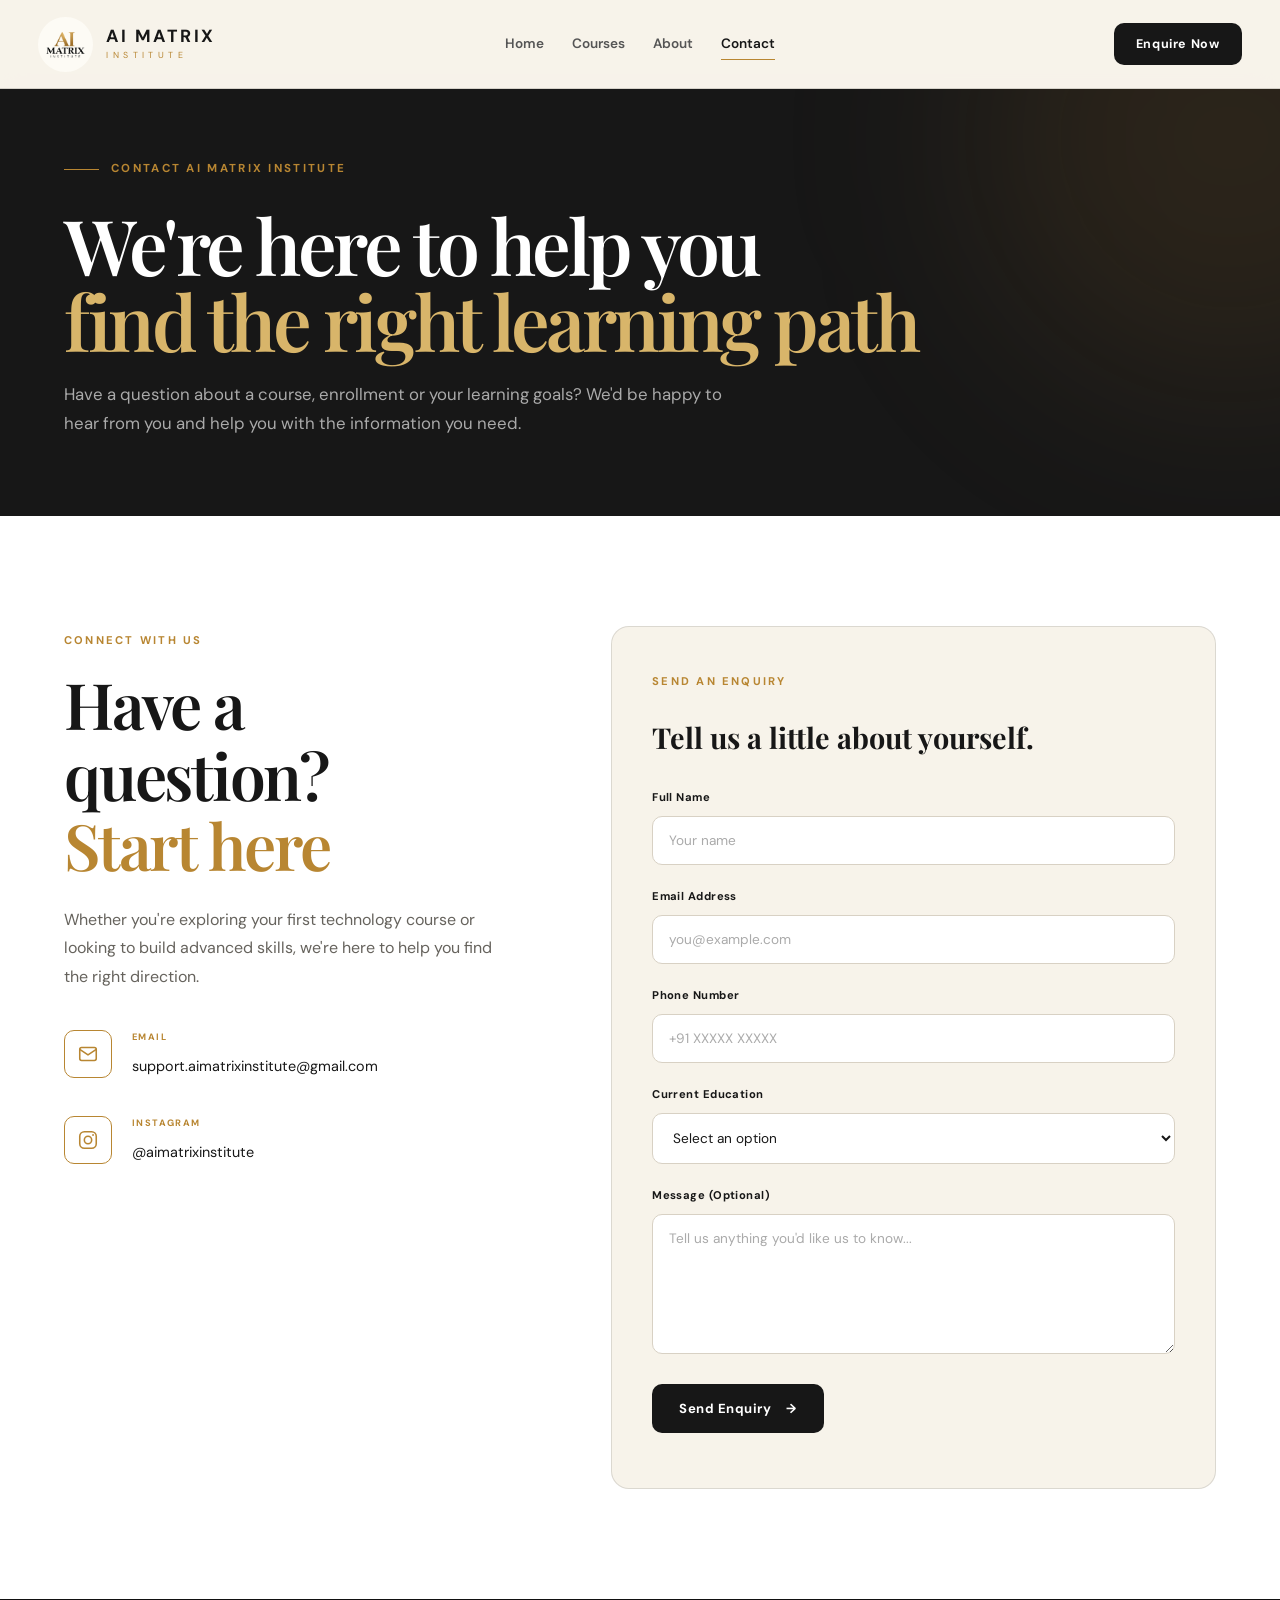
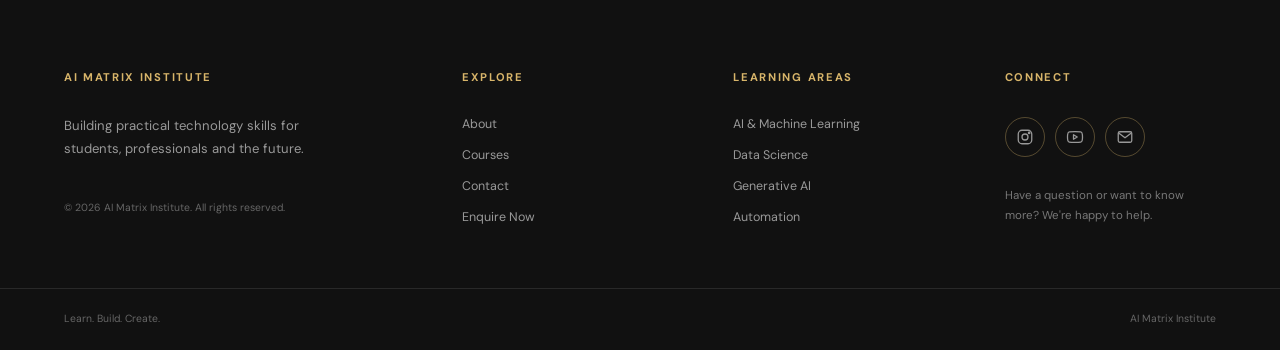
<file: contact.html>
<!DOCTYPE html>
<html lang="en">

<head>

    <meta charset="UTF-8">

    <meta
        name="viewport"
        content="width=device-width, initial-scale=1.0"
    >


    <!-- =====================================================
         ROBOTS
         ===================================================== -->

    <meta
        name="robots"
        content="index, follow, max-image-preview:large, max-snippet:-1, max-video-preview:-1"
    >


    <!-- =====================================================
         FAVICON
         ===================================================== -->

    <link
        rel="icon"
        href="/favicon.ico"
    >

    <link
        rel="icon"
        type="image/png"
        sizes="48x48"
        href="/favicon-48x48.png"
    >

    <link
        rel="icon"
        type="image/png"
        sizes="96x96"
        href="/favicon-96x96.png"
    >

    <link
        rel="icon"
        type="image/png"
        sizes="144x144"
        href="/favicon-144x144.png"
    >

    <link
        rel="icon"
        type="image/png"
        sizes="192x192"
        href="/favicon-192x192.png"
    >

    <link
        rel="apple-touch-icon"
        sizes="180x180"
        href="/apple-touch-icon.png"
    >


    <!-- =====================================================
         SEO
         ===================================================== -->

    <meta
        name="description"
        content="Contact AI Matrix Institute for enquiries about AI, Python, Data Analytics, Machine Learning, Generative AI and technology education in Gandhinagar and online."
    >

    <meta
        name="author"
        content="AI Matrix Institute"
    >


    <link
        rel="canonical"
        href="https://aimatrixinstitute.com/contact.html"
    >


    <!-- =====================================================
         OPEN GRAPH
         ===================================================== -->

    <meta
        property="og:type"
        content="website"
    >

    <meta
        property="og:title"
        content="Contact AI Matrix Institute | AI &amp; Technology Education"
    >

    <meta
        property="og:description"
        content="Get in touch with AI Matrix Institute for enquiries about AI, Python, Data Analytics, Machine Learning and other technology courses."
    >

    <meta
        property="og:url"
        content="https://aimatrixinstitute.com/contact.html"
    >

    <meta
        property="og:site_name"
        content="AI Matrix Institute"
    >

    <meta
        property="og:locale"
        content="en_IN"
    >


    <!-- =====================================================
         TITLE
         ===================================================== -->

    <title>
        Contact AI Matrix Institute | AI &amp; Technology Education
    </title>


    <!-- =====================================================
         STYLESHEET
         ===================================================== -->

    <link
        rel="stylesheet"
        href="css/style.css"
    >


    <!-- =====================================================
         GOOGLE FONTS
         ===================================================== -->

    <link
        rel="preconnect"
        href="https://fonts.googleapis.com"
    >

    <link
        rel="preconnect"
        href="https://fonts.gstatic.com"
        crossorigin
    >

    <link
        href="https://fonts.googleapis.com/css2?family=DM+Sans:wght@400;500;600;700&family=Playfair+Display:wght@500;600;700&display=swap"
        rel="stylesheet"
    >

</head>


<body>


    <!-- =====================================================
         SHARED NAVBAR
         ===================================================== -->

    <div id="site-navbar"></div>



    <!-- =====================================================
         MAIN CONTENT
         ===================================================== -->

    <main>


        <!-- =================================================
             CONTACT HERO
             ================================================= -->

        <section class="page-hero contact-page-hero">

            <div class="container page-hero-grid">

                <div class="page-hero-content reveal">


                    <!-- ================= EYEBROW ================= -->

                    <div class="eyebrow">

                        <span class="eyebrow-line"></span>

                        <span>
                            CONTACT AI MATRIX INSTITUTE
                        </span>

                    </div>



                    <!-- ================= HEADING ================= -->

                    <h1>

                        We're here to help you

                        <span>
                            find the right learning path
                        </span>

                    </h1>



                    <!-- ================= DESCRIPTION ================= -->

                    <p>

                        Have a question about a course, enrollment
                        or your learning goals? We'd be happy to
                        hear from you and help you with the information
                        you need.

                    </p>

                </div>

            </div>

        </section>



        <!-- =================================================
             CONTACT MAIN
             ================================================= -->

        <section class="contact-main section">

            <div class="container contact-main-grid">


                <!-- =============================================
                     CONTACT DETAILS
                     ============================================= -->

                <div class="contact-details reveal">


                    <span class="small-label">
                        CONNECT WITH US
                    </span>



                    <h2>

                        Have a question?

                        <span>
                            Start here
                        </span>

                    </h2>



                    <p class="contact-description">

                        Whether you're exploring your first
                        technology course or looking to build
                        advanced skills, we're here to help you
                        find the right direction.

                    </p>



                    <!-- ================= EMAIL ================= -->

                    <div class="contact-detail">

                        <div class="contact-detail-icon">

                            <!-- Email / Envelope Outline Icon -->

                            <svg
                                class="contact-icon-svg"
                                xmlns="http://www.w3.org/2000/svg"
                                viewBox="0 0 24 24"
                                fill="none"
                                stroke="currentColor"
                                stroke-width="1.7"
                                stroke-linecap="round"
                                stroke-linejoin="round"
                                aria-hidden="true"
                            >

                                <rect
                                    x="3"
                                    y="5"
                                    width="18"
                                    height="14"
                                    rx="2"
                                ></rect>

                                <path
                                    d="M3 7l9 6 9-6"
                                ></path>

                            </svg>

                        </div>


                        <div>

                            <span>
                                EMAIL
                            </span>

                            <a
                                href="mailto:support.aimatrixinstitute@gmail.com"
                            >

                                support.aimatrixinstitute@gmail.com

                            </a>

                        </div>

                    </div>



                    <!-- ================= INSTAGRAM ================= -->

                    <div class="contact-detail">

                        <div class="contact-detail-icon">

                            <!-- Instagram Outline Icon -->

                            <svg
                                class="contact-icon-svg"
                                xmlns="http://www.w3.org/2000/svg"
                                viewBox="0 0 24 24"
                                fill="none"
                                stroke="currentColor"
                                stroke-width="1.7"
                                stroke-linecap="round"
                                stroke-linejoin="round"
                                aria-hidden="true"
                            >

                                <rect
                                    x="3"
                                    y="3"
                                    width="18"
                                    height="18"
                                    rx="5"
                                ></rect>

                                <circle
                                    cx="12"
                                    cy="12"
                                    r="4"
                                ></circle>

                                <circle
                                    cx="17.5"
                                    cy="6.5"
                                    r="1"
                                    fill="currentColor"
                                    stroke="none"
                                ></circle>

                            </svg>

                        </div>


                        <div>

                            <span>
                                INSTAGRAM
                            </span>

                            <a
                                href="https://www.instagram.com/aimatrixinstitute"
                            >

                                @aimatrixinstitute

                            </a>

                        </div>

                    </div>

                </div>



                <!-- =============================================
                     CONTACT FORM
                     ============================================= -->

                <div class="contact-form-wrapper reveal">


                    <div class="form-header">

                        <span class="small-label">
                            SEND AN ENQUIRY
                        </span>


                        <h3>
                            Tell us a little about yourself.
                        </h3>

                    </div>



                    <form id="contactForm">


                        <!-- ================= NAME ================= -->

                        <div class="form-group">

                            <label for="name">
                                Full Name
                            </label>


                            <input
                                type="text"
                                id="name"
                                name="name"
                                placeholder="Your name"
                                autocomplete="name"
                                required
                            >

                        </div>



                        <!-- ================= EMAIL ================= -->

                        <div class="form-group">

                            <label for="email">
                                Email Address
                            </label>


                            <input
                                type="email"
                                id="email"
                                name="email"
                                placeholder="you@example.com"
                                autocomplete="email"
                                required
                            >

                        </div>



                        <!-- ================= PHONE ================= -->

                        <div class="form-group">

                            <label for="phone">
                                Phone Number
                            </label>


                            <input
                                type="tel"
                                id="phone"
                                name="phone"
                                placeholder="+91 XXXXX XXXXX"
                                autocomplete="tel"
                                required
                            >

                        </div>



                        <!-- ================= CURRENT EDUCATION ================= -->

                        <div class="form-group">

                            <label for="education">
                                Current Education
                            </label>


                            <select
                                id="education"
                                name="education"
                                required
                            >

                                <option
                                    value=""
                                    disabled
                                    selected
                                >
                                    Select an option
                                </option>


                                <option value="Undergraduate Student">
                                    Undergraduate Student
                                </option>


                                <option value="Postgraduate Student">
                                    Postgraduate Student
                                </option>


                                <option value="Diploma Student">
                                    Diploma Student
                                </option>


                                <option value="School Student">
                                    School Student
                                </option>


                                <option value="Working Professional">
                                    Working Professional
                                </option>


                                <option value="Non-IT Background, Interested in Learning AI">
                                    Non-IT Background, Interested in Learning AI
                                </option>


                                <option value="Interested in Learning New Technology & AI">
                                    Interested in Learning New Technology &amp; AI
                                </option>


                                <option value="Other">
                                    Other
                                </option>

                            </select>

                        </div>



                        <!-- ================= MESSAGE ================= -->

                        <div class="form-group">

                            <label for="message">

                                Message

                                <span class="optional-label">
                                    (Optional)
                                </span>

                            </label>


                            <textarea
                                id="message"
                                name="message"
                                rows="5"
                                placeholder="Tell us anything you'd like us to know..."
                            ></textarea>

                        </div>



                        <!-- ================= SUBMIT ================= -->

                        <button
                            type="submit"
                            class="btn btn-primary form-submit"
                        >

                            Send Enquiry

                            <span>
                                →
                            </span>

                        </button>



                        <!-- ================= FORM STATUS ================= -->

                        <p
                            class="form-note"
                            id="formMessage"
                            aria-live="polite"
                        ></p>

                    </form>

                </div>

            </div>

        </section>


    </main>



    <!-- =====================================================
         SHARED FOOTER
         ===================================================== -->

    <div id="site-footer"></div>



    <!-- =====================================================
         JAVASCRIPT
         ===================================================== -->

    <script src="js/script.js"></script>

</body>

</html>
</file>
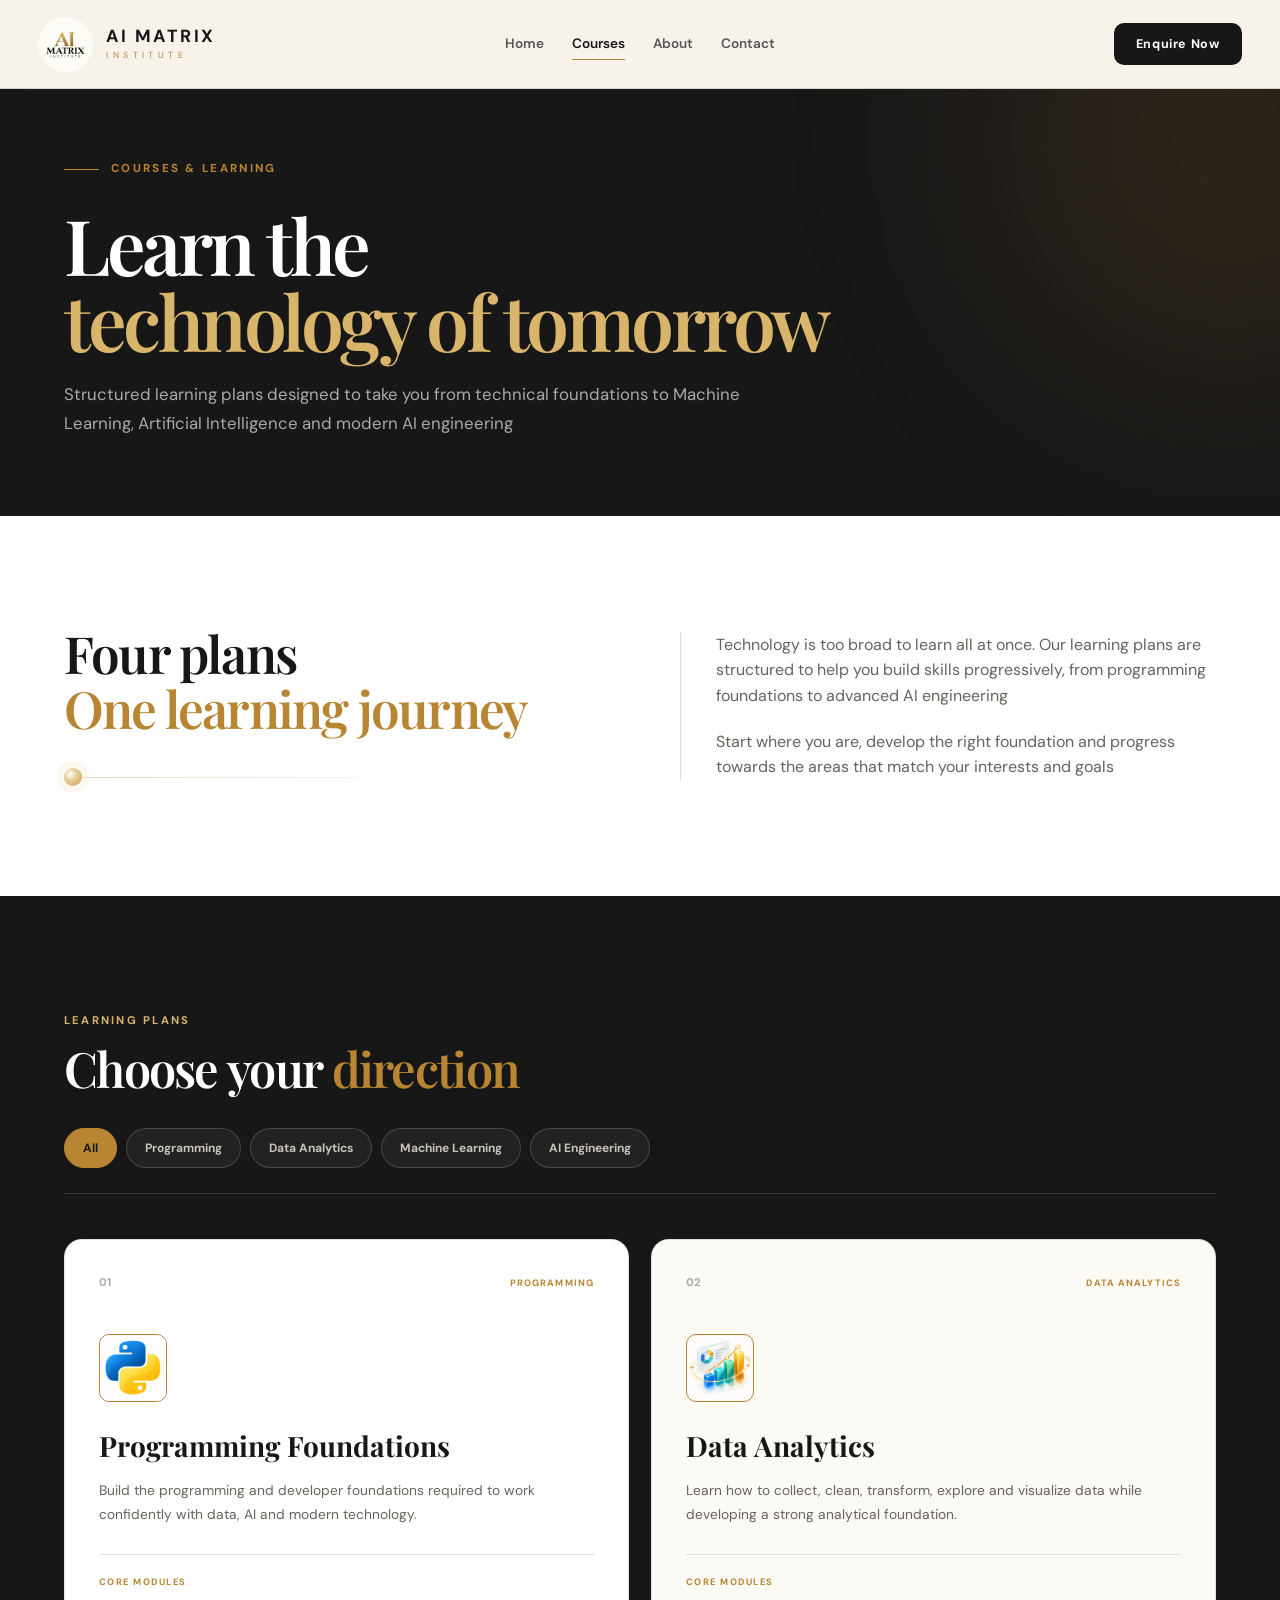
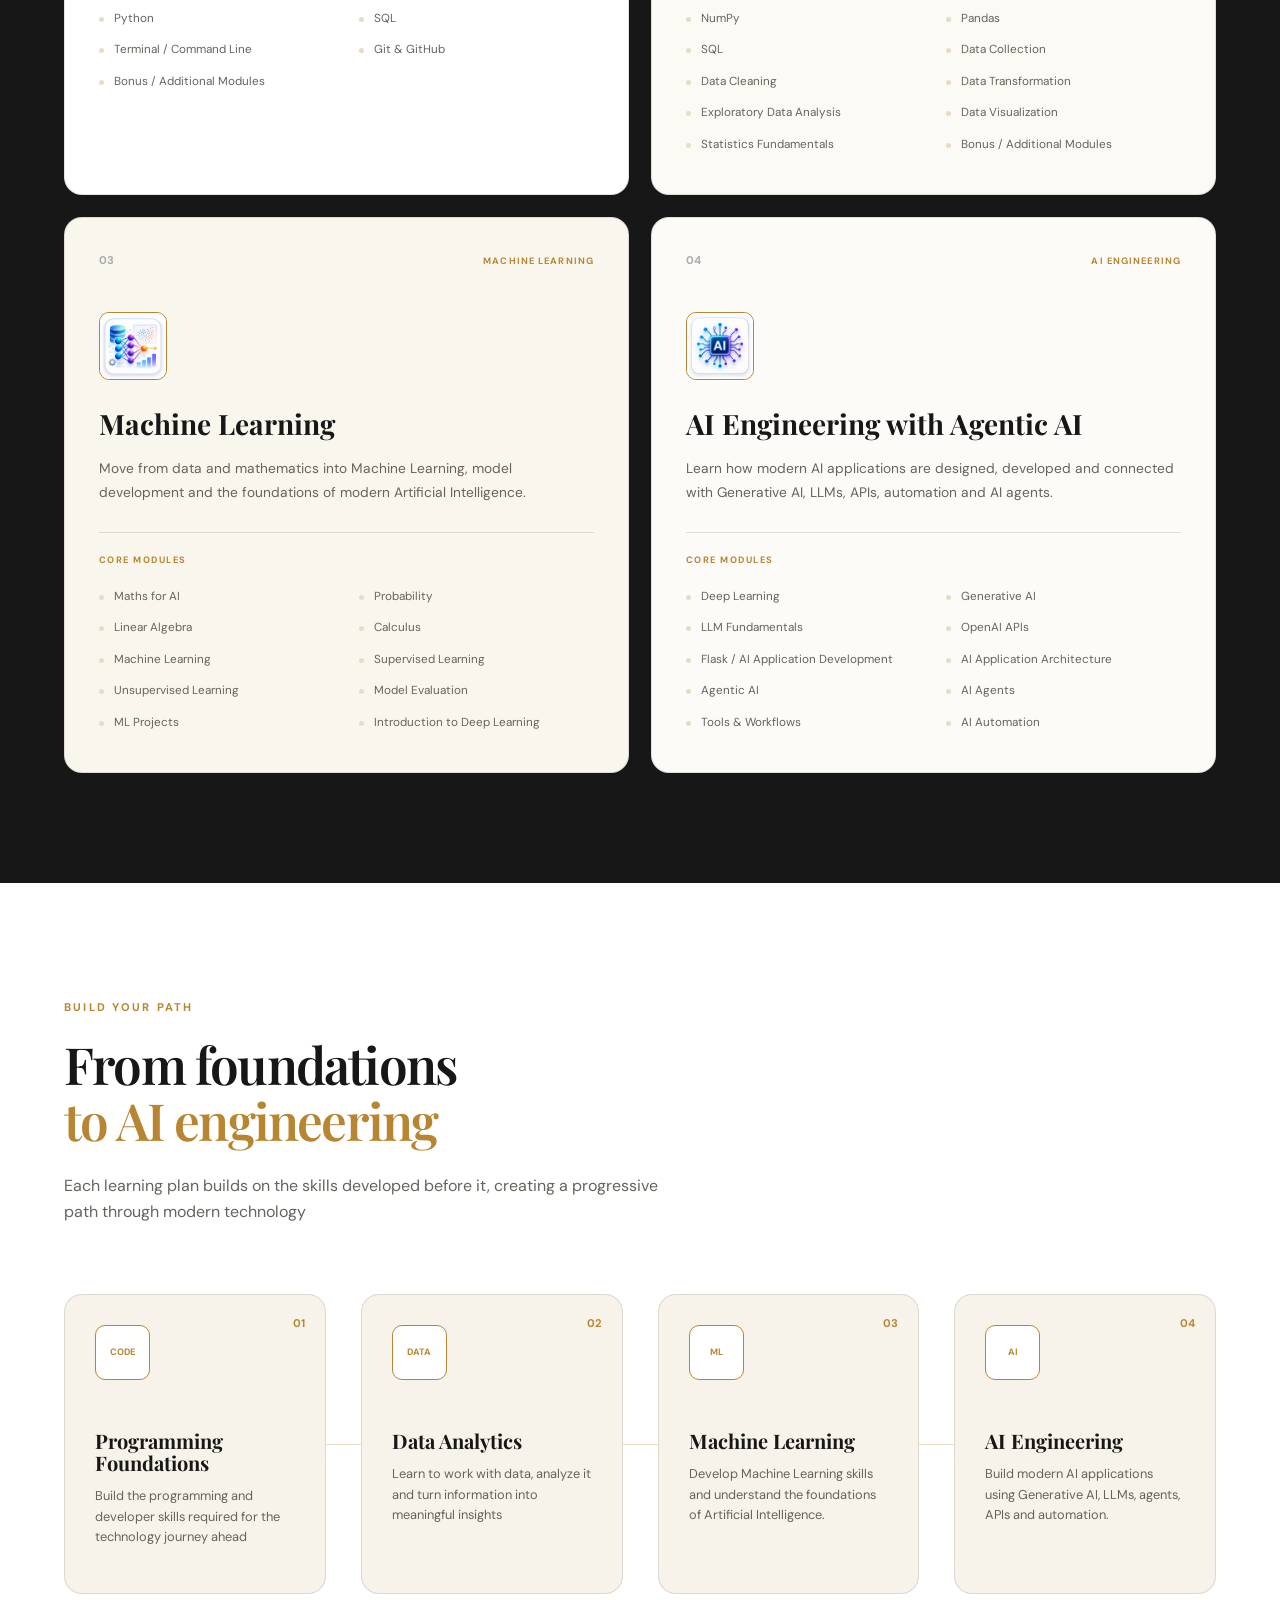
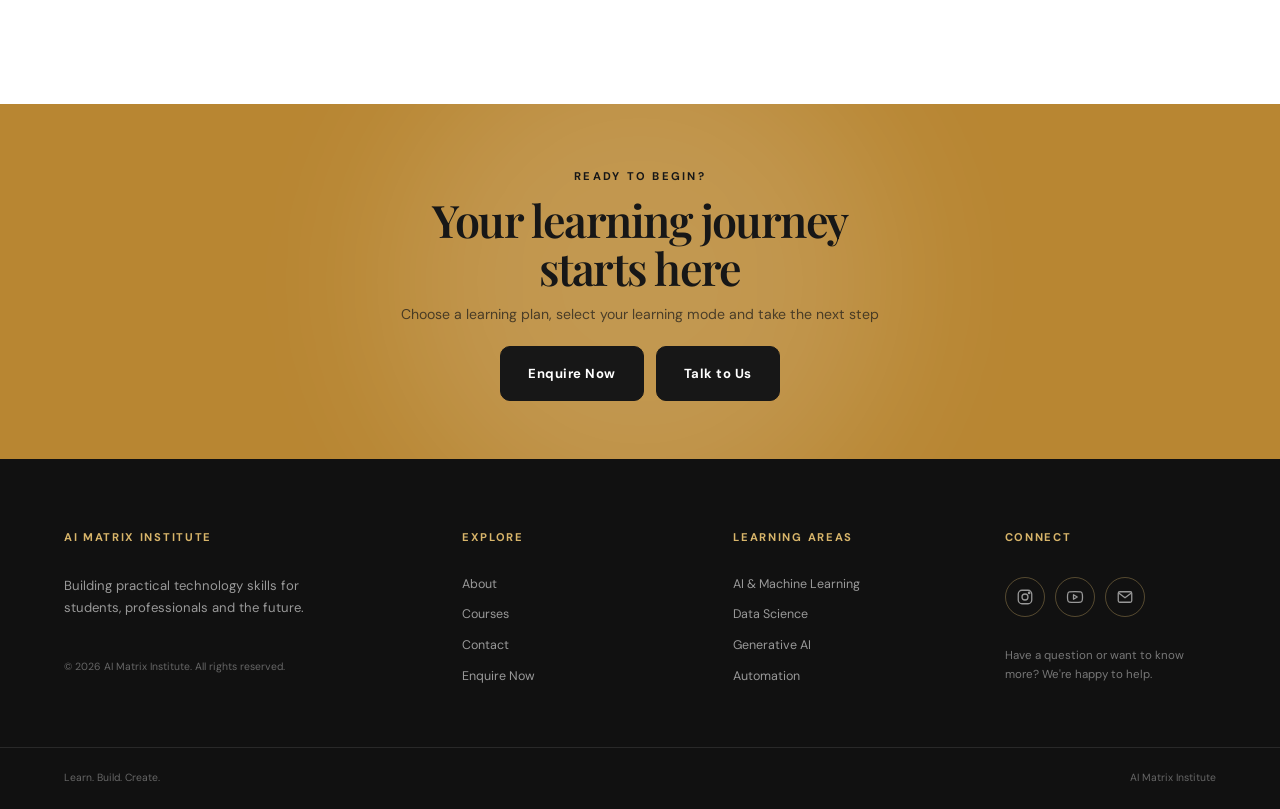
<file: courses.html>
<!DOCTYPE html>
<html lang="en">

<head>

    <meta charset="UTF-8">

    <meta
        name="viewport"
        content="width=device-width, initial-scale=1.0"
    >


    <!-- =====================================================
         FAVICON
         ===================================================== -->

    <link
        rel="icon"
        href="/favicon.ico"
    >

    <link
        rel="icon"
        type="image/png"
        sizes="48x48"
        href="/favicon-48x48.png"
    >

    <link
        rel="icon"
        type="image/png"
        sizes="96x96"
        href="/favicon-96x96.png"
    >

    <link
        rel="icon"
        type="image/png"
        sizes="144x144"
        href="/favicon-144x144.png"
    >

    <link
        rel="icon"
        type="image/png"
        sizes="192x192"
        href="/favicon-192x192.png"
    >

    <link
        rel="apple-touch-icon"
        sizes="180x180"
        href="/apple-touch-icon.png"
    >



    <!-- =====================================================
         SEO
         ===================================================== -->

    <meta
        name="description"
        content="Explore AI Matrix Institute courses in Programming, Data Analytics, Machine Learning, Artificial Intelligence, Generative AI and Agentic AI."
    >

    <meta
        name="keywords"
        content="AI courses, Python courses, Data Analytics courses, Machine Learning courses, Generative AI courses, Agentic AI courses, AI Matrix Institute"
    >

    <meta
        name="author"
        content="AI Matrix Institute"
    >


    <meta
        name="application-name"
        content="AI Matrix Institute"
    >


    <meta
        name="theme-color"
        content="#0B0B0B"
    >


    <!-- =====================================================
         CANONICAL
         ===================================================== -->

    <link
        rel="canonical"
        href="https://aimatrixinstitute.com/courses.html"
    >



    <!-- =====================================================
         OPEN GRAPH
         ===================================================== -->

    <meta
        property="og:type"
        content="website"
    >

    <meta
        property="og:title"
        content="Courses | AI Matrix Institute"
    >

    <meta
        property="og:description"
        content="Explore Programming, Data Analytics, Machine Learning, Artificial Intelligence, Generative AI and Agentic AI courses at AI Matrix Institute."
    >

    <meta
        property="og:url"
        content="https://aimatrixinstitute.com/courses.html"
    >

    <meta
        property="og:site_name"
        content="AI Matrix Institute"
    >

    <meta
        property="og:locale"
        content="en_IN"
    >



    <!-- =====================================================
         TITLE
         ===================================================== -->

    <title>
        Courses | AI Matrix Institute
    </title>



    <!-- =====================================================
         STYLESHEET
         ===================================================== -->

    <link
        rel="stylesheet"
        href="css/style.css"
    >



    <!-- =====================================================
         GOOGLE FONTS
         ===================================================== -->

    <link
        rel="preconnect"
        href="https://fonts.googleapis.com"
    >

    <link
        rel="preconnect"
        href="https://fonts.gstatic.com"
        crossorigin
    >

    <link
        href="https://fonts.googleapis.com/css2?family=DM+Sans:wght@400;500;600;700&family=Playfair+Display:wght@500;600;700&display=swap"
        rel="stylesheet"
    >



    <!-- =====================================================
         COURSE LOGO STYLING
         ===================================================== -->

    <style>

        .course-symbol img {

            width: 100%;

            height: 100%;

            object-fit: cover;

            display: block;

        }

    </style>

</head>


<body>


    <!-- =====================================================
         SHARED NAVBAR
         ===================================================== -->

    <div id="site-navbar"></div>



    <!-- =====================================================
         PAGE HERO
         ===================================================== -->

    <main>

        <section class="page-hero courses-page-hero">

            <div class="container page-hero-grid">

                <div class="page-hero-content reveal">


                    <div class="eyebrow">

                        <span class="eyebrow-line"></span>

                        <span>
                            COURSES &amp; LEARNING
                        </span>

                    </div>


                    <h1>

                        Learn the

                        <span>
                            technology of tomorrow
                        </span>

                    </h1>


                    <p>

                        Structured learning plans designed to take you from
                        technical foundations to Machine Learning,
                        Artificial Intelligence and modern AI engineering

                    </p>

                </div>

            </div>

        </section>



        <!-- =================================================
             COURSE INTRO
             ================================================= -->

        <section class="course-intro section">

            <div class="container course-intro-grid">

                <div class="course-intro-heading reveal">

                    <h2>

                        Four plans

                        <span>
                            One learning journey
                        </span>

                    </h2>


                    <div class="course-intro-accent">

                        <span class="course-intro-accent-dot"></span>

                        <span class="course-intro-accent-line"></span>

                    </div>

                </div>


                <div class="course-intro-text reveal">

                    <p>

                        Technology is too broad to learn all at once.
                        Our learning plans are structured to help you build
                        skills progressively, from programming foundations
                        to advanced AI engineering

                    </p>


                    <p>

                        Start where you are, develop the right foundation
                        and progress towards the areas that match your
                        interests and goals

                    </p>

                </div>

            </div>

        </section>



        <!-- =================================================
             COURSE CATALOG
             ================================================= -->

        <section class="course-catalog section">

            <div class="container">


                <div class="catalog-header reveal">

                    <span class="small-label">
                        LEARNING PLANS
                    </span>


                    <h2>

                        Choose your

                        <span>
                            direction
                        </span>

                    </h2>

                </div>



                <!-- =================================================
                     FILTER BUTTONS
                     ================================================= -->

                <div class="course-filters reveal">

                    <button
                        class="filter-btn active"
                        data-filter="all"
                    >
                        All
                    </button>


                    <button
                        class="filter-btn"
                        data-filter="programming"
                    >
                        Programming
                    </button>


                    <button
                        class="filter-btn"
                        data-filter="data"
                    >
                        Data Analytics
                    </button>


                    <button
                        class="filter-btn"
                        data-filter="ml-ai"
                    >
                        Machine Learning
                    </button>


                    <button
                        class="filter-btn"
                        data-filter="ai-engineering"
                    >
                        AI Engineering
                    </button>

                </div>



                <!-- =================================================
                     LEARNING PLANS
                     ================================================= -->

                <div class="courses-grid">


                    <!-- =================================================
                         PLAN 01
                         ================================================= -->

                    <article
                        id="python-fundamentals"
                        class="course-card course-card-light course-plan-01 reveal"
                        data-category="programming"
                    >


                        <div class="course-card-top">

                            <span class="course-number">
                                01
                            </span>


                            <span class="course-category">
                                PROGRAMMING
                            </span>

                        </div>



                        <!-- COURSE SYMBOL -->

                        <div class="course-symbol">

                            <img
                                src="assets/python.png"
                                alt="Python"
                            >

                        </div>


                        <h3>
                            Programming Foundations
                        </h3>


                        <p>

                            Build the programming and developer foundations
                            required to work confidently with data, AI and
                            modern technology.

                        </p>


                        <div class="course-modules">

                            <span class="module-label">
                                CORE MODULES
                            </span>


                            <ul>

                                <li>
                                    Python
                                </li>

                                <li>
                                    SQL
                                </li>

                                <li>
                                    Terminal / Command Line
                                </li>

                                <li>
                                    Git &amp; GitHub
                                </li>

                                <li>
                                    Bonus / Additional Modules
                                </li>

                            </ul>

                        </div>

                    </article>



                    <!-- =================================================
                         PLAN 02
                         ================================================= -->

                    <article
                        id="data-analytics"
                        class="course-card course-card-light course-plan-02 reveal"
                        data-category="data"
                    >


                        <div class="course-card-top">

                            <span class="course-number">
                                02
                            </span>


                            <span class="course-category">
                                DATA ANALYTICS
                            </span>

                        </div>



                        <!-- COURSE SYMBOL -->

                        <div class="course-symbol">

                            <img
                                src="assets/data.png"
                                alt="Data Analytics"
                            >

                        </div>


                        <h3>
                            Data Analytics
                        </h3>


                        <p>

                            Learn how to collect, clean, transform, explore
                            and visualize data while developing a strong
                            analytical foundation.

                        </p>


                        <div class="course-modules">

                            <span class="module-label">
                                CORE MODULES
                            </span>


                            <ul>

                                <li>
                                    NumPy
                                </li>

                                <li>
                                    Pandas
                                </li>

                                <li>
                                    SQL
                                </li>

                                <li>
                                    Data Collection
                                </li>

                                <li>
                                    Data Cleaning
                                </li>

                                <li>
                                    Data Transformation
                                </li>

                                <li>
                                    Exploratory Data Analysis
                                </li>

                                <li>
                                    Data Visualization
                                </li>

                                <li>
                                    Statistics Fundamentals
                                </li>

                                <li>
                                    Bonus / Additional Modules
                                </li>

                            </ul>

                        </div>

                    </article>



                    <!-- =================================================
                         PLAN 03
                         ================================================= -->

                    <article
                        id="machine-learning"
                        class="course-card course-card-light course-plan-03 reveal"
                        data-category="ml-ai"
                    >


                        <div class="course-card-top">

                            <span class="course-number">
                                03
                            </span>


                            <span class="course-category">
                                MACHINE LEARNING
                            </span>

                        </div>



                        <!-- COURSE SYMBOL -->

                        <div class="course-symbol">

                            <img
                                src="assets/ml.png"
                                alt="Machine Learning"
                            >

                        </div>


                        <h3>
                            Machine Learning
                        </h3>


                        <p>

                            Move from data and mathematics into Machine
                            Learning, model development and the foundations
                            of modern Artificial Intelligence.

                        </p>


                        <div class="course-modules">

                            <span class="module-label">
                                CORE MODULES
                            </span>


                            <ul>

                                <li>
                                    Maths for AI
                                </li>

                                <li>
                                    Probability
                                </li>

                                <li>
                                    Linear Algebra
                                </li>

                                <li>
                                    Calculus
                                </li>

                                <li>
                                    Machine Learning
                                </li>

                                <li>
                                    Supervised Learning
                                </li>

                                <li>
                                    Unsupervised Learning
                                </li>

                                <li>
                                    Model Evaluation
                                </li>

                                <li>
                                    ML Projects
                                </li>

                                <li>
                                    Introduction to Deep Learning
                                </li>

                            </ul>

                        </div>

                    </article>



                    <!-- =================================================
                         PLAN 04
                         ================================================= -->

                    <article
                        id="ai-engineering"
                        class="course-card course-card-light course-plan-04 reveal"
                        data-category="ai-engineering"
                    >


                        <div class="course-card-top">

                            <span class="course-number">
                                04
                            </span>


                            <span class="course-category">
                                AI ENGINEERING
                            </span>

                        </div>



                        <!-- COURSE SYMBOL -->

                        <div class="course-symbol">

                            <img
                                src="assets/ai.png"
                                alt="Artificial Intelligence and Agentic AI"
                            >

                        </div>


                        <h3>
                            AI Engineering with Agentic AI
                        </h3>


                        <p>

                            Learn how modern AI applications are designed,
                            developed and connected with Generative AI,
                            LLMs, APIs, automation and AI agents.

                        </p>


                        <div class="course-modules">

                            <span class="module-label">
                                CORE MODULES
                            </span>


                            <ul>

                                <li>
                                    Deep Learning
                                </li>

                                <li>
                                    Generative AI
                                </li>

                                <li>
                                    LLM Fundamentals
                                </li>

                                <li>
                                    OpenAI APIs
                                </li>

                                <li>
                                    Flask / AI Application Development
                                </li>

                                <li>
                                    AI Application Architecture
                                </li>

                                <li>
                                    Agentic AI
                                </li>

                                <li>
                                    AI Agents
                                </li>

                                <li>
                                    Tools &amp; Workflows
                                </li>

                                <li>
                                    AI Automation
                                </li>

                            </ul>

                        </div>

                    </article>


                </div>

            </div>

        </section>



        <!-- =================================================
             BUILD YOUR PATH
             ================================================= -->

        <section class="path-section section">

            <div class="container">


                <div class="path-header reveal">

                    <span class="small-label">
                        BUILD YOUR PATH
                    </span>


                    <h2>

                        From foundations

                        <span>
                            to AI engineering
                        </span>

                    </h2>


                    <p>

                        Each learning plan builds on the skills developed
                        before it, creating a progressive path through
                        modern technology

                    </p>

                </div>



                <div class="path-grid">


                    <!-- PATH 01 -->

                    <div class="path-step reveal">

                        <span>
                            01
                        </span>


                        <div class="path-icon">
                            CODE
                        </div>


                        <h3>
                            Programming Foundations
                        </h3>


                        <p>
                            Build the programming and developer skills
                            required for the technology journey ahead
                        </p>

                    </div>


                    <div class="path-connector"></div>



                    <!-- PATH 02 -->

                    <div class="path-step reveal">

                        <span>
                            02
                        </span>


                        <div class="path-icon">
                            DATA
                        </div>


                        <h3>
                            Data Analytics
                        </h3>


                        <p>
                            Learn to work with data, analyze it and turn
                            information into meaningful insights
                        </p>

                    </div>


                    <div class="path-connector"></div>



                    <!-- PATH 03 -->

                    <div class="path-step reveal">

                        <span>
                            03
                        </span>


                        <div class="path-icon">
                            ML
                        </div>


                        <h3>
                            Machine Learning
                        </h3>


                        <p>
                            Develop Machine Learning skills and understand
                            the foundations of Artificial Intelligence.
                        </p>

                    </div>


                    <div class="path-connector"></div>



                    <!-- PATH 04 -->

                    <div class="path-step reveal">

                        <span>
                            04
                        </span>


                        <div class="path-icon">
                            AI
                        </div>


                        <h3>
                            AI Engineering
                        </h3>


                        <p>
                            Build modern AI applications using Generative AI,
                            LLMs, agents, APIs and automation.
                        </p>

                    </div>


                </div>

            </div>

        </section>



        <!-- =================================================
             FINAL CTA
             ================================================= -->

        <section class="cta-section courses-final-cta">

            <div class="cta-glow"></div>


            <div class="container cta-content reveal">

                <span class="small-label">
                    READY TO BEGIN?
                </span>


                <h2>

                    Your learning journey

                    <span>
                        starts here
                    </span>

                </h2>


                <p>

                    Choose a learning plan, select your learning mode
                    and take the next step

                </p>


                <div class="cta-buttons">

                    <a
                        href="#"
                        class="btn btn-light"
                        data-enquiry-open
                    >
                        Enquire Now
                    </a>


                    <a
                        href="contact.html"
                        class="btn btn-outline-light"
                    >
                        Talk to Us
                    </a>

                </div>

            </div>

        </section>

    </main>



    <!-- =====================================================
         SHARED FOOTER
         ===================================================== -->

    <div id="site-footer"></div>



    <!-- =====================================================
         JAVASCRIPT
         ===================================================== -->

    <script src="js/script.js"></script>

</body>

</html>
</file>
<file: css/style.css>
/* =========================================================
   AI MATRIX INSTITUTE
   Main Stylesheet
   ========================================================= */


/* ================= ROOT ================= */

:root {

    --cream: #F7F3EA;
    --cream-dark: #EEE8DB;

    --white: #FFFFFF;

    --black: #171717;
    --black-soft: #252525;

    --gray: #66635D;
    --gray-light: #A6A19A;

    --gold: #B88632;
    --gold-light: #D8B56A;
    --gold-pale: #E8DCC4;

    --border: rgba(23, 23, 23, 0.12);

    --container: 1200px;

    --radius: 18px;
    --radius-small: 10px;

}


/* ================= RESET ================= */

* {
    margin: 0;
    padding: 0;
    box-sizing: border-box;
}


html {
    scroll-behavior: smooth;

    /* Prevents fixed navbar from covering
       sections when using anchor links */
    scroll-padding-top: 100px;
}


body {
    font-family: "DM Sans", sans-serif;
    background: var(--cream);
    color: var(--black);
    line-height: 1.6;
    overflow-x: hidden;

    /*
     * Navbar is fixed, so reserve its height
     * in the normal document flow.
     */
    padding-top: 88px;
}


body.modal-open {
    overflow: hidden;
}


img {
    max-width: 100%;
    display: block;
}


a {
    color: inherit;
    text-decoration: none;
}


button {
    font-family: inherit;
}


.container {
    width: min(90%, var(--container));
    margin: auto;
}


.section {
    padding: 110px 0;
}


/* =========================================================
   TYPOGRAPHY
   ========================================================= */

h1,
h2,
h3 {
    line-height: 1.1;
}


h1,
h2 {
    font-family: "Playfair Display", serif;
    font-weight: 600;
}


h1 {
    font-size: clamp(3.5rem, 7vw, 6.5rem);
    letter-spacing: -0.045em;
}


h2 {
    font-size: clamp(2.5rem, 5vw, 4.5rem);
    letter-spacing: -0.035em;
}


h3 {
    font-size: 1.3rem;
}


p {
    color: var(--gray);
}


/* =========================================================
   SHARED NAVBAR
   ========================================================= */

.site-navbar,
.navbar {
    position: fixed;
    top: 0;
    left: 0;
    right: 0;
    width: 100%;
    z-index: 1000;

    background: rgba(247, 243, 234, 0.94);
    backdrop-filter: blur(15px);
    -webkit-backdrop-filter: blur(15px);

    border-bottom: 1px solid var(--border);
}


.nav-container {
    width: min(94%, 1380px);
    margin: auto;
    min-height: 88px;
    display: flex;
    align-items: center;
    gap: 35px;
    position: relative;
}


/* ================= BRAND ================= */

.brand {
    display: flex;
    align-items: center;
    gap: 13px;
    margin-right: auto;
    flex-shrink: 0;
    text-decoration: none;
}


.brand img,
.brand-logo {
    width: 55px;
    height: 55px;
    object-fit: cover;
    border-radius: 50%;
}


.brand-text {
    display: flex;
    flex-direction: column;
    justify-content: center;
    line-height: 1;
}


.brand-name {
    font-size: 1.1rem;
    font-weight: 700;
    letter-spacing: 0.14em;
    white-space: nowrap;
}


.brand-subtitle {
    margin-top: 5px;
    font-size: 0.55rem;
    letter-spacing: 0.5em;
    color: var(--gold);
    white-space: nowrap;
}


/* ================= CENTER NAVIGATION ================= */

.desktop-nav {
    position: absolute;
    left: 50%;
    transform: translateX(-50%);
    display: flex;
    align-items: center;
    gap: 28px;
    white-space: nowrap;
}


.desktop-nav a {
    font-size: 0.85rem;
    font-weight: 600;
    color: #555;
    position: relative;
    padding: 5px 0;
}


.desktop-nav a::after {
    content: "";
    position: absolute;
    left: 0;
    bottom: 0;
    width: 0;
    height: 1px;
    background: var(--gold);
    transition: 0.3s;
}


.desktop-nav a:hover,
.desktop-nav a.active {
    color: var(--black);
}


.desktop-nav a:hover::after,
.desktop-nav a.active::after {
    width: 100%;
}


/* ================= ENQUIRE BUTTON ================= */

.nav-enroll {
    margin-left: auto;
    background: var(--black);
    color: var(--white);
    padding: 13px 22px;
    font-size: 0.78rem;
    font-weight: 700;
    letter-spacing: 0.05em;
    border-radius: var(--radius-small);
    transition: 0.3s;
    flex-shrink: 0;

    border: none;
    font-family: inherit;
    line-height: normal;
    cursor: pointer;
    appearance: none;
    -webkit-appearance: none;
}


.nav-enroll:hover {
    background: var(--gold);
}


/* ================= MOBILE MENU BUTTON ================= */

.menu-toggle,
.mobile-menu-toggle {
    display: none;
    border: none;
    background: transparent;
    cursor: pointer;
    padding: 5px;
}


.menu-toggle span,
.mobile-menu-toggle span {
    display: block;
    width: 25px;
    height: 2px;
    background: var(--black);
    margin: 5px;
}


/* ================= MOBILE NAVIGATION ================= */

.mobile-nav {
    display: none;
}


.mobile-nav.open {
    display: flex;
    flex-direction: column;
}


/* =========================================================
   HERO
   ========================================================= */

.hero {
    min-height: calc(100vh - 88px);
    display: flex;
    align-items: center;
    position: relative;
    overflow: hidden;
}


.hero::before {
    content: "";
    position: absolute;
    width: 600px;
    height: 600px;
    border-radius: 50%;
    background: rgba(216, 181, 106, 0.12);
    filter: blur(100px);
    top: -250px;
    right: -150px;
}


.hero-container {
    width: min(90%, 1250px);
    margin: auto;
    display: grid;
    grid-template-columns: 1.05fr 0.95fr;
    align-items: center;
    gap: 50px;
    padding: 90px 0;
}


.eyebrow {
    display: flex;
    align-items: center;
    gap: 12px;
    color: var(--gold);
    font-size: 0.72rem;
    font-weight: 700;
    letter-spacing: 0.2em;
    margin-bottom: 28px;
}


.eyebrow-line {
    width: 35px;
    height: 1px;
    background: var(--gold);
}


.hero h1 {
    max-width: 760px;
}


.hero h1 span {
    display: block;
    color: var(--gold);
}


.hero-description {
    max-width: 650px;
    font-size: 1.1rem;
    margin-top: 30px;
}


.hero-buttons {
    display: flex;
    flex-wrap: wrap;
    gap: 14px;
    margin-top: 38px;
}


.btn {
    display: inline-flex;
    align-items: center;
    justify-content: center;
    gap: 15px;
    padding: 16px 27px;
    font-size: 0.82rem;
    font-weight: 700;
    letter-spacing: 0.04em;
    border-radius: var(--radius-small);
    transition: 0.3s;
}


.btn-primary {
    background: var(--black);
    color: white;
}


.btn-primary:hover {
    background: var(--gold);
    transform: translateY(-2px);
}


.btn-secondary {
    border: 1px solid var(--border);
}


.btn-secondary:hover {
    border-color: var(--gold);
    color: var(--gold);
}


.hero-note {
    display: flex;
    align-items: center;
    gap: 10px;
    margin-top: 35px;
    font-size: 0.78rem;
    color: var(--gray);
}


.gold-dot {
    width: 7px;
    height: 7px;
    border-radius: 50%;
    background: var(--gold);
}


/* =========================================================
   HERO VISUAL
   AI MATRIX / INTERCONNECTED LEARNING DOMAINS
   ========================================================= */

.hero-matrix-visual {
    min-height: 520px;
    position: relative;
    display: flex;
    align-items: center;
    justify-content: center;
    overflow: hidden;
}


/* ================= DECORATIVE ORBITS ================= */

.matrix-orbit {
    position: absolute;
    border: 1px solid rgba(184, 134, 50, 0.18);
    border-radius: 50%;
    pointer-events: none;
}


.matrix-orbit-one {
    width: 430px;
    height: 430px;
    transform: rotate(15deg);
}


.matrix-orbit-two {
    width: 340px;
    height: 340px;
    transform: rotate(-25deg);
    border-color: rgba(216, 181, 106, 0.22);
}


.matrix-orbit-three {
    width: 550px;
    height: 210px;
    transform: rotate(-25deg);
    border-color: rgba(184, 134, 50, 0.12);
}


/* ================= VISUAL HEADER ================= */

.matrix-visual-header {
    position: absolute;
    top: 18px;
    left: 18px;
    right: 18px;
    display: flex;
    justify-content: space-between;
    align-items: center;
    z-index: 8;
}


.matrix-visual-header span:first-child {
    color: var(--gold);
    font-size: 0.68rem;
    font-weight: 700;
    letter-spacing: 0.2em;
}


.matrix-visual-header span:last-child {
    color: var(--gray-light);
    font-size: 0.55rem;
    font-weight: 700;
    letter-spacing: 0.14em;
}


/* ================= CONNECTION SYSTEM ================= */

.matrix-connections {
    position: absolute;
    inset: 0;
    z-index: 1;
    pointer-events: none;
}


.matrix-line {
    position: absolute;
    height: 1px;
    background: linear-gradient(
        to right,
        transparent,
        rgba(184, 134, 50, 0.38),
        transparent
    );
    transform-origin: center;
}


.matrix-line-top {
    width: 175px;
    top: 27%;
    left: 50%;
    transform: translateX(-50%) rotate(0deg);
}


.matrix-line-left {
    width: 155px;
    top: 50%;
    left: 18%;
    transform: rotate(26deg);
}


.matrix-line-right {
    width: 155px;
    top: 50%;
    right: 18%;
    transform: rotate(-26deg);
}


.matrix-line-bottom {
    width: 175px;
    bottom: 27%;
    left: 50%;
    transform: translateX(-50%);
}


.matrix-line-diagonal-left {
    width: 170px;
    top: 50%;
    left: 25%;
    transform: rotate(-25deg);
}


.matrix-line-diagonal-right {
    width: 170px;
    top: 50%;
    right: 25%;
    transform: rotate(25deg);
}


/* ================= CONNECTION NODES ================= */

.matrix-connections::before,
.matrix-connections::after {
    content: "";
    position: absolute;
    width: 8px;
    height: 8px;
    border-radius: 50%;
    background: var(--gold-light);
    box-shadow:
        0 0 0 5px rgba(216, 181, 106, 0.08);
}


.matrix-connections::before {
    top: 27%;
    left: 50%;
    transform: translate(-50%, -50%);
}


.matrix-connections::after {
    bottom: 27%;
    left: 50%;
    transform: translate(-50%, 50%);
}


/* ================= LEARNING DOMAIN NODES ================= */

.matrix-domain {
    position: absolute;
    min-width: 125px;
    padding: 13px 15px;
    background: rgba(255, 255, 255, 0.68);
    border: 1px solid rgba(184, 134, 50, 0.28);
    border-radius: 12px;
    backdrop-filter: blur(8px);
    z-index: 5;
    transition:
        transform 0.35s ease,
        border-color 0.35s ease,
        box-shadow 0.35s ease,
        background 0.35s ease;
}


.matrix-domain:hover {
    transform: translateY(-4px);
    border-color: var(--gold);
    background: rgba(255, 255, 255, 0.9);
    box-shadow:
        0 12px 30px rgba(23, 23, 23, 0.08);
}


.matrix-domain-number {
    display: block;
    color: var(--gold);
    font-size: 0.52rem;
    font-weight: 700;
    letter-spacing: 0.14em;
    margin-bottom: 5px;
}


.matrix-domain-name {
    display: block;
    color: var(--black);
    font-size: 0.62rem;
    font-weight: 700;
    letter-spacing: 0.08em;
    line-height: 1.35;
}


/* ================= DOMAIN POSITIONS ================= */

.matrix-domain-programming {
    top: 21%;
    left: 8%;
}


.matrix-domain-data {
    top: 39%;
    left: 2%;
}


.matrix-domain-ml {
    top: 68%;
    left: 12%;
}


.matrix-domain-genai {
    top: 39%;
    right: 2%;
}


.matrix-domain-automation {
    top: 68%;
    right: 12%;
}


/* ================= CENTRAL AI CORE ================= */

.matrix-core {
    width: 165px;
    height: 165px;
    position: absolute;
    left: 50%;
    top: 50%;
    transform: translate(-50%, -50%);
    z-index: 6;
    display: flex;
    align-items: center;
    justify-content: center;
}


.matrix-core-ring {
    position: absolute;
    border-radius: 50%;
    border: 1px solid rgba(184, 134, 50, 0.45);
}


.matrix-core-ring-one {
    width: 165px;
    height: 165px;
}


.matrix-core-ring-two {
    width: 130px;
    height: 130px;
    border-color: rgba(216, 181, 106, 0.32);
}


/* =========================================================
   CENTRAL BLACK CIRCLE
   ========================================================= */

.matrix-core-inner {
    width: 88px;
    height: 88px;
    border-radius: 50%;
    background: var(--black);
    border: 1px solid var(--gold);

    display: flex;
    align-items: center;
    justify-content: center;

    /*
     * Important:
     * Prevents the institute name from ever
     * visually escaping the black circle.
     */
    overflow: hidden;

    box-shadow:
        0 12px 35px rgba(23, 23, 23, 0.12);

    position: relative;
    z-index: 3;
}


/* ================= INNER GOLD RING ================= */

.matrix-core-inner::before {
    content: "";
    position: absolute;
    inset: -7px;
    border-radius: 50%;
    border: 1px solid rgba(216, 181, 106, 0.20);

    /*
     * The decorative ring should not interfere
     * with the institute name.
     */
    pointer-events: none;
}


/* =========================================================
   CENTRAL AI MATRIX INSTITUTE LABEL
   ========================================================= */

.matrix-core-label {
    width: 72px;
    max-width: 72px;

    color: var(--gold-light);

    font-family: "Playfair Display", serif;

    /*
     * Reduced from 2.1rem.
     * The previous size was too large for
     * the 88px black circle.
     */
    font-size: 0.82rem;

    font-weight: 600;

    /*
     * Allows:
     * AI MATRIX
     * INSTITUTE
     *
     * to remain inside the circle.
     */
    line-height: 0.95;

    text-align: center;

    letter-spacing: -0.025em;

    /*
     * Keeps the text visually centered
     * within the black core.
     */
    white-space: normal;
    overflow-wrap: normal;
    word-break: normal;

    position: relative;
    z-index: 4;
}


/* ================= VISUAL FOOTER ================= */

.matrix-visual-footer {
    position: absolute;
    bottom: 17px;
    left: 18px;
    right: 18px;
    display: flex;
    align-items: center;
    gap: 12px;
    z-index: 8;
}


.matrix-visual-footer > span {
    color: var(--gray-light);
    font-size: 0.52rem;
    font-weight: 700;
    letter-spacing: 0.16em;
    white-space: nowrap;
}


.matrix-visual-footer > span:last-child {
    color: var(--gold);
}


.matrix-footer-line {
    flex: 1;
    height: 1px;
    background: rgba(184, 134, 50, 0.25);
}


/* =========================================================
   INTRO STRIP
   ========================================================= */

.intro-strip {
    background: var(--black);
    color: white;
    padding: 90px 0;
}


.intro-grid {
    display: grid;
    grid-template-columns: 1fr 1fr;
    gap: 100px;
    align-items: center;
}


.small-label {
    display: inline-block;
    color: var(--gold);
    font-size: 0.7rem;
    font-weight: 700;
    letter-spacing: 0.2em;
    margin-bottom: 20px;
}


.intro-strip h2 {
    max-width: 600px;
}


.intro-strip h2 span {
    color: var(--gold-light);
}


.intro-text {
    border-left: 1px solid rgba(216, 181, 106, 0.4);
    padding-left: 35px;
}


.intro-text p {
    color: #bcb8b0;
    font-size: 1.05rem;
}


/* =========================================================
   SECTION HEADING
   ========================================================= */

.section-heading {
    display: flex;
    justify-content: space-between;
    align-items: end;
    gap: 40px;
    margin-bottom: 60px;
}


.section-heading h2 {
    max-width: 650px;
}


.section-heading h2 span {
    color: var(--gold);
}


.text-link {
    color: var(--gold);
    font-size: 0.8rem;
    font-weight: 700;
    white-space: nowrap;
}


.text-link:hover {
    text-decoration: underline;
}


/* =========================================================
   DOMAIN CARDS
   ========================================================= */

.domain-grid {
    display: grid;
    grid-template-columns: repeat(4, 1fr);
    gap: 18px;
}


.domain-card {
    background: rgba(255,255,255,0.38);
    border: none;
    border-bottom: 1px solid var(--border);
    padding: 35px;
    min-height: 330px;
    position: relative;
    border-radius: var(--radius);
}


.card-number {
    position: absolute;
    top: 25px;
    right: 25px;
    font-size: 0.7rem;
    color: #aaa;
}


.domain-icon {
    width: 55px;
    height: 55px;
    border: 1px solid var(--gold);
    border-radius: var(--radius-small);
    display: flex;
    justify-content: center;
    align-items: center;
    color: var(--gold);
    font-size: 0.68rem;
    font-weight: 700;
    margin-bottom: 35px;
}


.domain-card h3 {
    margin-bottom: 15px;
}


.domain-card p {
    font-size: 0.9rem;
    max-width: 300px;
}


.card-link {
    position: absolute;
    bottom: 30px;
    left: 35px;
    color: var(--gold);
    font-size: 0.75rem;
    font-weight: 700;
}


.card-link span {
    margin-left: 7px;
}


/* =========================================================
   WHY SECTION
   ========================================================= */

.why-section {
    background: var(--white);
}


.why-grid {
    display: grid;
    grid-template-columns: 0.85fr 1.15fr;
    gap: 100px;
    align-items: center;
}


.why-visual {
    display: flex;
    justify-content: center;
}


.gold-frame {
    width: 370px;
    height: 470px;
    border: 1px solid var(--gold);
    border-radius: var(--radius);
    padding: 18px;
    position: relative;
}


.gold-frame::before {
    content: "";
    position: absolute;
    inset: 18px;
    background: var(--black);
    border-radius: calc(var(--radius) - 4px);
}


.frame-content {
    position: relative;
    z-index: 2;
    height: 100%;
    padding: 35px;
    display: flex;
    flex-direction: column;
    justify-content: center;
}


.frame-small {
    color: var(--gold-light);
    font-size: 0.6rem;
    letter-spacing: 0.2em;
    margin-bottom: 40px;
}


.frame-big {
    font-family: "Playfair Display", serif;
    font-size: 3.7rem;
    color: white;
}


.gold-text {
    color: var(--gold-light);
}


.frame-line {
    height: 1px;
    background: rgba(216,181,106,0.4);
    margin: 12px 0;
}


.why-content h2 span {
    display: block;
    color: var(--gold);
}


.why-content > p {
    max-width: 650px;
    margin-top: 25px;
}


.feature-list {
    margin-top: 40px;
}


.feature {
    display: grid;
    grid-template-columns: 50px 1fr;
    gap: 20px;
    padding: 22px 0;
    border-top: 1px solid var(--border);
}


.feature-number {
    color: var(--gold);
    font-size: 0.7rem;
    font-weight: 700;
}


.feature h3 {
    font-size: 1rem;
    margin-bottom: 5px;
}


.feature p {
    font-size: 0.85rem;
}


/* =========================================================
   LEARNING THROUGH DOING
   ========================================================= */

.learning-process {
    background: var(--cream);
    padding: 64px 0;
}


.learning-process-intro {
    max-width: 850px;
    margin-top: 0;
    margin-bottom: 34px;
}


.learning-process-intro p {
    font-size: 0.98rem;
    line-height: 1.65;
    color: var(--gray);
}


/* =========================================================
   LEARNING ROADMAP
   ========================================================= */

.learning-process-roadmap {
    position: relative;
    display: grid;
    grid-template-columns: repeat(4, 1fr);
    gap: 0;
    padding-top: 5px;
    margin-top: 0;
}


.roadmap-line {
    position: absolute;
    top: 31px;
    left: 12.5%;
    right: 12.5%;
    height: 1px;
    background: var(--gold-pale);
    z-index: 0;
}


.roadmap-step {
    position: relative;
    z-index: 2;
    padding: 0 28px;
    text-align: center;
}


.roadmap-step:not(:last-child) {
    border-right: 1px solid rgba(23, 23, 23, 0.08);
}


.roadmap-marker {
    width: 62px;
    height: 62px;
    margin: 0 auto;
    border: 1px solid var(--gold);
    border-radius: 50%;
    background: var(--cream);
    display: flex;
    align-items: center;
    justify-content: center;
    position: relative;
    z-index: 3;
    transition:
        background 0.35s ease,
        transform 0.35s ease,
        box-shadow 0.35s ease;
}


.roadmap-marker span {
    color: var(--gold);
    font-size: 0.68rem;
    font-weight: 700;
    letter-spacing: 0.08em;
}


.roadmap-content {
    margin-top: 38px;
}


.roadmap-label {
    display: inline-block;
    color: var(--gold);
    font-size: 0.58rem;
    font-weight: 700;
    letter-spacing: 0.18em;
    margin-bottom: 12px;
}


.roadmap-content h3 {
    font-family: "Playfair Display", serif;
    font-size: 1.55rem;
    line-height: 1.2;
    margin-bottom: 15px;
}


.roadmap-content p {
    max-width: 245px;
    margin: 0 auto;
    font-size: 0.82rem;
    line-height: 1.75;
    color: var(--gray);
}


/* =========================================================
   ROADMAP HOVER
   ========================================================= */

.roadmap-step:hover .roadmap-marker {
    background: var(--black);
    transform: translateY(-4px);
    box-shadow: 0 10px 25px rgba(23, 23, 23, 0.08);
}


.roadmap-step:hover .roadmap-marker span {
    color: var(--gold-light);
}


.roadmap-step:hover .roadmap-content h3 {
    color: var(--gold);
}


/* =========================================================
   LEARNING PROGRESSION NOTE
   ========================================================= */

.learning-process-note {
    display: none;
}


/* =========================================================
   AUDIENCE
   ========================================================= */

.audience-section {
    background: var(--black);
    color: white;
    padding: 110px 0;
}


.audience-grid {
    display: grid;
    grid-template-columns: 0.8fr 1.2fr;
    gap: 100px;
}


.audience-heading h2 {
    max-width: 500px;
}


.audience-heading h2 span {
    display: block;
    color: var(--gold-light);
}


.audience-items {
    border-top: 1px solid rgba(255,255,255,0.15);
}


.audience-item {
    display: grid;
    grid-template-columns: 50px 1fr;
    gap: 20px;
    padding: 30px 0;
    border-bottom: 1px solid rgba(255,255,255,0.15);
}


.audience-item > span {
    color: var(--gold);
    font-size: 0.7rem;
    font-weight: 700;
}


.audience-item h3 {
    margin-bottom: 7px;
}


.audience-item p {
    color: #aaa;
    font-size: 0.85rem;
}


/* =========================================================
   CTA
   ========================================================= */

.cta-section {
    position: relative;
    overflow: hidden;
    background: var(--gold);
    padding: 48px 0;
    text-align: center;
}


.cta-glow {
    position: absolute;
    width: 500px;
    height: 500px;
    border-radius: 50%;
    background: rgba(255,255,255,0.15);
    filter: blur(80px);
    left: 50%;
    top: 50%;
    transform: translate(-50%, -50%);
}


.cta-content {
    position: relative;
    z-index: 2;
}


.cta-section .small-label {
    color: var(--black);
    margin-bottom: 12px;
}


.cta-section h2 {
    color: var(--black);
    font-size: clamp(2.4rem, 4vw, 3.7rem);
    line-height: 1.08;
}


.cta-section h2 span {
    display: block;
}


.cta-section p {
    color: rgba(23,23,23,0.7);
    margin: 17px auto 0;
    max-width: 520px;
    line-height: 1.7;
}


.cta-buttons {
    display: flex;
    justify-content: center;
    gap: 12px;
    margin-top: 25px;
}


/* ================= CTA BUTTONS ================= */

.btn-dark {
    background: var(--black);
    color: var(--white);
    border: 1px solid var(--black);
}


.btn-dark:hover {
    background: var(--black-soft);
    color: var(--white);
    transform: translateY(-2px);
}


.btn-light,
.btn-outline-light {
    background: var(--black);
    color: var(--white);
    border: 1px solid var(--black);
}


.btn-light:hover,
.btn-outline-light:hover {
    background: var(--black-soft);
    color: var(--white);
    transform: translateY(-2px);
}


/* =========================================================
   COMPACT ABOUT CTA
   ========================================================= */

.about-final-cta {
    padding: 58px 0;
}


.about-cta-content {
    max-width: 720px;
    margin: auto;
}


.about-cta-content .small-label {
    margin-bottom: 10px;
}


.about-cta-content h2 {
    font-size: clamp(2.15rem, 3.5vw, 3.15rem);
    line-height: 1.08;
    margin-bottom: 12px;
}


.about-cta-content p {
    max-width: 540px;
    margin: 0 auto;
    line-height: 1.6;
}


.about-cta-content .cta-buttons {
    margin-top: 20px;
}


/* =========================================================
   SHARED FOOTER
   ========================================================= */

.site-footer,
.footer {
    background: #111;
    color: white;
    padding: 70px 0 0;
}


.footer-main,
.footer-grid {
    display: grid;
    grid-template-columns: 1.6fr repeat(3, 1fr);
    gap: 60px;
    padding-bottom: 60px;
}


.footer-institute {
    max-width: 300px;
}


.footer-label,
.footer-column h4 {
    display: block;
    color: var(--gold-light);
    font-size: 0.7rem;
    font-weight: 700;
    letter-spacing: 0.15em;
    margin-bottom: 17px;
}


.footer-institute p {
    color: #999;
    max-width: 290px;
    font-size: 0.82rem;
    line-height: 1.75;
}


.footer-copyright {
    display: block;
    color: #666;
    font-size: 0.65rem;
    line-height: 1.6;
    margin-top: 28px;
}


.footer-column {
    display: flex;
    flex-direction: column;
    gap: 11px;
}


.footer-column a {
    color: #999;
    font-size: 0.78rem;
    transition:
        color 0.25s ease,
        transform 0.25s ease;
}


.footer-column a:hover {
    color: white;
}


.footer-column h4 {
    margin-bottom: 10px;
}


/* ================= SOCIAL ICONS ================= */

.footer-connect {
    align-items: flex-start;
}


.footer-socials {
    display: flex;
    align-items: center;
    gap: 10px;
    margin-top: 2px;
}


.footer-social {
    width: 40px;
    height: 40px;
    display: flex;
    align-items: center;
    justify-content: center;
    border: 1px solid rgba(216,181,106,0.35);
    border-radius: 50%;
    color: var(--gold-light);
    transition:
        background 0.3s ease,
        color 0.3s ease,
        border-color 0.3s ease,
        transform 0.3s ease;
}


.footer-social svg {
    width: 18px;
    height: 18px;
    fill: none;
    stroke: currentColor;
    stroke-width: 1.7;
    stroke-linecap: round;
    stroke-linejoin: round;
}


.footer-social:hover {
    background: var(--gold);
    border-color: var(--gold);
    color: var(--black);
    transform: translateY(-3px);
}


.footer-connect-text {
    color: #777;
    max-width: 220px;
    font-size: 0.72rem;
    line-height: 1.7;
    margin-top: 18px;
}


/* ================= FOOTER BOTTOM ================= */

.footer-bottom {
    border-top: 1px solid rgba(255,255,255,0.1);
    padding: 22px 0;
    color: #666;
    font-size: 0.65rem;
}


.footer-bottom-inner {
    display: flex;
    justify-content: space-between;
    align-items: center;
    gap: 20px;
}


/* =========================================================
   ANIMATIONS
   ========================================================= */

.reveal {
    opacity: 0;
    transform: translateY(25px);
    transition:
        opacity 0.8s ease,
        transform 0.8s ease;
}


.reveal.visible {
    opacity: 1;
    transform: translateY(0);
}


/* =========================================================
   PREMIUM EDITORIAL CARD SYSTEM
   ========================================================= */

.domain-card,
.course-card,
.learner-card,
.value-item,
.principle-item,
.path-step,
.learning-format-card {
    overflow: hidden;
    isolation: isolate;
    border-radius: var(--radius);
    transition:
        transform 0.45s cubic-bezier(0.2, 0.7, 0.2, 1),
        background 0.45s ease,
        border-color 0.45s ease,
        box-shadow 0.45s ease;
}


/* ================= SOFT GOLD GLOW ================= */

.domain-card::before,
.course-card::before,
.learner-card::before,
.value-item::before,
.principle-item::before,
.path-step::before,
.learning-format-card::before {
    content: "";
    position: absolute;
    width: 280px;
    height: 280px;
    border-radius: 50%;
    background:
        radial-gradient(
            circle,
            rgba(216, 181, 106, 0.20) 0%,
            rgba(216, 181, 106, 0.08) 35%,
            transparent 72%
        );
    top: -150px;
    right: -150px;
    opacity: 0;
    transform: scale(0.65);
    transition:
        opacity 0.5s ease,
        transform 0.65s cubic-bezier(0.2, 0.7, 0.2, 1);
    pointer-events: none;
    z-index: 0;
}


/* ================= MOVING LIGHT ================= */

.domain-card::after,
.course-card::after,
.learner-card::after,
.value-item::after,
.principle-item::after,
.path-step::after,
.learning-format-card::after {
    content: "";
    position: absolute;
    top: -120%;
    left: -80%;
    width: 40%;
    height: 320%;
    background:
        linear-gradient(
            90deg,
            transparent,
            rgba(255,255,255,0.28),
            transparent
        );
    transform: rotate(20deg) translateX(-150%);
    opacity: 0;
    transition:
        transform 0.85s ease,
        opacity 0.3s ease;
    pointer-events: none;
    z-index: 1;
}


/* ================= CONTENT ABOVE EFFECT ================= */

.domain-card > *,
.course-card > *,
.learner-card > *,
.value-item > *,
.principle-item > *,
.path-step > *,
.learning-format-card > * {
    position: relative;
    z-index: 2;
}


/* ================= PREMIUM HOVER ================= */

.domain-card:hover,
.course-card:hover,
.learner-card:hover,
.value-item:hover,
.principle-item:hover,
.path-step:hover,
.learning-format-card:hover {
    transform: translateY(-6px);
    box-shadow:
        0 18px 45px rgba(23,23,23,0.06);
}


/* ================= GOLD GLOW ON HOVER ================= */

.domain-card:hover::before,
.course-card:hover::before,
.learner-card:hover::before,
.value-item:hover::before,
.principle-item:hover::before,
.path-step:hover::before,
.learning-format-card:hover::before {
    opacity: 1;
    transform: scale(1);
}


/* ================= SHINE ON HOVER ================= */

.domain-card:hover::after,
.course-card:hover::after,
.learner-card:hover::after,
.value-item:hover::after,
.principle-item:hover::after,
.path-step:hover::after,
.learning-format-card:hover::after {
    opacity: 1;
    transform:
        rotate(20deg)
        translateX(520%);
}


/* =========================================================
   COURSES PAGE
   ========================================================= */

.page-hero {
    background: var(--black);
    color: var(--white);
    padding: 110px 0;
    position: relative;
    overflow: hidden;
}


.page-hero::after {
    content: "";
    position: absolute;
    width: 500px;
    height: 500px;
    border-radius: 50%;
    background: rgba(184, 134, 50, 0.12);
    filter: blur(100px);
    right: -200px;
    top: -200px;
}


.page-hero-grid {
    display: grid;
    grid-template-columns: 1fr 0.35fr;
    gap: 80px;
    align-items: end;
    position: relative;
    z-index: 2;
}


.page-hero-content h1 {
    max-width: 850px;
}


.page-hero-content h1 span {
    display: block;
    color: var(--gold-light);
}


.page-hero-content p {
    max-width: 680px;
    color: #aaa;
    font-size: 1.05rem;
    margin-top: 30px;
}


.page-hero-index {
    border-left: 1px solid rgba(216,181,106,0.4);
    padding-left: 30px;
    display: flex;
    flex-direction: column;
}


.page-hero-index > span {
    font-size: 0.65rem;
    letter-spacing: 0.2em;
    color: var(--gold-light);
    font-weight: 700;
}


.page-hero-index strong {
    font-family: "Playfair Display", serif;
    font-size: 5rem;
    font-weight: 500;
    line-height: 1;
    margin: 20px 0;
}


.index-line {
    width: 100%;
    height: 1px;
    background: rgba(255,255,255,0.2);
    margin-bottom: 20px;
}


.page-hero-index small {
    color: #888;
    line-height: 1.8;
}


/* =========================================================
   COURSES HERO
   ========================================================= */

.courses-page-hero {
    min-height: auto;
    padding: 72px 0 78px;
}


.courses-page-hero .page-hero-grid {
    grid-template-columns: 1fr;
    gap: 0;
    align-items: start;
}


.courses-page-hero .page-hero-content {
    max-width: 1000px;
}


/* ================= COURSES HERO HEADING ================= */

.courses-page-hero .page-hero-content h1 {
    max-width: 950px;
    margin: 0;
    font-size: clamp(3.4rem, 6vw, 5.6rem);
    line-height: 0.99;
    letter-spacing: -0.045em;
}


.courses-page-hero .page-hero-content h1 span {
    display: block;
    white-space: nowrap;
    color: var(--gold-light);
}


.courses-page-hero .page-hero-content p {
    max-width: 680px;
    margin-top: 22px;
    line-height: 1.7;
}


/* =========================================================
   ABOUT HERO
   MATCHES COURSES HERO EXACTLY
   ========================================================= */

.about-page-hero {
    min-height: auto;
    padding: 72px 0 78px;
}


.about-page-hero .page-hero-grid {
    grid-template-columns: 1fr;
    gap: 0;
    align-items: start;
}


.about-page-hero .page-hero-content {
    max-width: 1000px;
}


/* ================= ABOUT HERO HEADING ================= */

.about-page-hero .page-hero-content h1,
.about-page-hero .about-hero-title {
    max-width: 950px;
    margin: 0;
    font-size: clamp(3.4rem, 6vw, 5.6rem);
    line-height: 0.99;
    letter-spacing: -0.045em;
}


/* ================= TWO HERO LINES ================= */

.about-page-hero .about-hero-line {
    display: block;
}


/* ================= FIRST LINE: WHITE ================= */

.about-page-hero .about-hero-title .about-hero-line:first-child {
    color: var(--white);
}


/* ================= SECOND LINE: GOLD ================= */

.about-page-hero .about-hero-title .about-hero-line:last-child {
    color: var(--gold-light);
}


.about-page-hero .page-hero-content p {
    max-width: 680px;
    margin-top: 22px;
    line-height: 1.7;
}


/* =========================================================
   COURSE INTRO
   ========================================================= */

.course-intro {
    background: var(--white);
}


.course-intro-grid {
    display: grid;
    grid-template-columns: 1fr 1fr;
    gap: 80px;
    align-items: center;
}


.course-intro-heading {
    position: relative;
}


.course-intro h2 {
    max-width: 600px;
    font-size: clamp(2.35rem, 4vw, 3.75rem);
    line-height: 1.08;
}


.course-intro h2 span {
    display: block;
    color: var(--gold);
}


/* ================= COURSE INTRO ACCENT ================= */

.course-intro-accent {
    display: flex;
    align-items: center;
    gap: 0;
    margin-top: 32px;
    width: 335px;
}


.course-intro-accent-dot {
    width: 18px;
    height: 18px;
    border-radius: 50%;
    background:
        radial-gradient(
            circle at 35% 35%,
            rgba(255,255,255,0.9),
            rgba(216,181,106,0.65) 35%,
            var(--gold-light) 70%
        );
    box-shadow:
        0 0 0 7px rgba(216,181,106,0.10);
    flex-shrink: 0;
}


.course-intro-accent-line {
    width: 275px;
    height: 1px;
    background:
        linear-gradient(
            to right,
            var(--gold-pale),
            rgba(232,211,165,0.25)
        );
}


.course-intro-text {
    border-left: 1px solid var(--gold-pale);
    padding-left: 35px;
}


.course-intro-text p + p {
    margin-top: 20px;
}


/* =========================================================
   COURSE CATALOG
   ========================================================= */

.course-catalog {
    background: var(--black);
    color: var(--white);
}


.catalog-header {
    margin-bottom: 35px;
}


.catalog-header .small-label {
    color: var(--gold-light);
    margin-bottom: 12px;
}


.catalog-header h2 {
    max-width: none;
    color: var(--white);
    font-size: clamp(2.2rem, 3.8vw, 3.5rem);
    line-height: 1.05;
    white-space: nowrap;
}


.catalog-header h2 span {
    color: var(--gold);
}


/* =========================================================
   COURSE FILTERS
   ========================================================= */

.course-filters {
    display: flex;
    flex-wrap: wrap;
    gap: 9px;
    margin-bottom: 45px;
    border-bottom: 1px solid rgba(255,255,255,0.12);
    padding-bottom: 25px;
}


.filter-btn {
    border: 1px solid rgba(255,255,255,0.16);
    background: rgba(255,255,255,0.05);
    color: #c8c4bc;
    padding: 11px 18px;
    border-radius: 999px;
    font-family: inherit;
    font-size: 0.75rem;
    font-weight: 700;
    cursor: pointer;
    transition:
        background 0.25s ease,
        border-color 0.25s ease,
        color 0.25s ease,
        transform 0.25s ease;
}


.filter-btn:hover {
    border-color: var(--gold);
    color: var(--gold-light);
    transform: translateY(-1px);
}


.filter-btn.active {
    background: var(--gold);
    color: var(--black);
    border-color: var(--gold);
}


/* =========================================================
   COURSE GRID
   ========================================================= */

.courses-grid {
    display: grid;
    grid-template-columns: repeat(2, minmax(0, 1fr));
    gap: 22px;

    /*
     * IMPORTANT:
     * Every row must have the same height.
     * The tallest card determines the row height,
     * and all cards stretch to fill that row.
     */
    align-items: stretch;
    grid-auto-rows: 1fr;
}


/* =========================================================
   COURSE CARDS
   ========================================================= */

.course-card {
    /*
     * The grid controls the height.
     * Do not allow individual cards to become
     * different heights based on their content.
     */
    height: 100%;
    min-height: 0;

    background: var(--white);
    border: 1px solid var(--border);
    padding: 34px;
    position: relative;
    border-radius: var(--radius);
    color: var(--black);

    display: flex;
    flex-direction: column;

    transition:
        transform 0.35s ease,
        border-color 0.35s ease,
        box-shadow 0.35s ease;
}


.course-card:hover {
    transform: translateY(-7px);
    border-color: rgba(184,134,50,0.5);
    box-shadow:
        0 20px 50px rgba(0,0,0,0.07);
}


/* =========================================================
   COURSE PLAN BACKGROUNDS
   ========================================================= */

.course-plan-01 {
    background: #FFFFFF;
}


.course-plan-02 {
    background: #FCFAF5;
}


.course-plan-03 {
    background: #F9F6EE;
}


.course-plan-04 {
    background: #FDFBF7;
}


/* =========================================================
   COURSE CARD TOP
   ========================================================= */

.course-card-top {
    display: flex;
    justify-content: space-between;
    align-items: center;
    gap: 20px;
    flex-shrink: 0;
}


.course-number {
    color: #AAA;
    font-size: 0.7rem;
    font-weight: 700;
}


.course-category {
    color: var(--gold);
    font-size: 0.58rem;
    font-weight: 700;
    letter-spacing: 0.12em;
    text-align: right;
}


/* =========================================================
   COURSE SYMBOL
   ========================================================= */

.course-symbol {
    width: 68px;
    height: 68px;
    border: 1px solid var(--gold);
    border-radius: var(--radius-small);
    color: var(--gold);
    display: flex;
    align-items: center;
    justify-content: center;
    font-size: 0.7rem;
    font-weight: 700;
    margin-top: 42px;
    margin-bottom: 27px;
    background: rgba(255,255,255,0.55);
    flex-shrink: 0;
    overflow: hidden;
}


.course-symbol img {
    width: 100%;
    height: 100%;
    object-fit: contain;
    border-radius: calc(var(--radius-small) - 2px);
}


/* =========================================================
   COURSE TITLES
   ========================================================= */

.course-card h3 {
    font-family: "Playfair Display", serif;
    font-size: 1.75rem;
    line-height: 1.2;
    margin-bottom: 15px;
    color: var(--black);
    flex-shrink: 0;
}


.course-card > p {
    font-size: 0.86rem;
    line-height: 1.75;
    max-width: 500px;
    flex-shrink: 0;
}


/* =========================================================
   COURSE MODULES
   ========================================================= */

.course-modules {
    margin-top: 28px;
    padding-top: 20px;
    border-top: 1px solid var(--border);

    /*
     * Keeps the module section inside the card
     * without affecting the equal card height.
     */
    flex: 1;
    min-height: 0;
}


.module-label {
    display: block;
    color: var(--gold);
    font-size: 0.58rem;
    font-weight: 700;
    letter-spacing: 0.16em;
    margin-bottom: 13px;
}


.course-modules ul {
    list-style: none;
    display: grid;
    grid-template-columns: 1fr 1fr;
    column-gap: 25px;
    row-gap: 0;
}


.course-modules li {
    position: relative;
    padding: 7px 0 7px 15px;
    color: var(--gray);
    font-size: 0.73rem;
    line-height: 1.5;
}


.course-modules li::before {
    content: "";
    position: absolute;
    left: 0;
    top: 14px;
    width: 5px;
    height: 5px;
    border-radius: 50%;
    background: var(--gold-pale);
}


/* =========================================================
   COURSE META
   Removed from active course cards.
   Kept here only for backward compatibility with
   any other page/component that may still use it.
   ========================================================= */

.course-meta {
    position: absolute;
    bottom: 80px;
    left: 34px;
    font-size: 0.65rem;
    color: var(--gray-light);
    letter-spacing: 0.04em;
}


.course-meta::before {
    content: "LEVEL  ";
    color: var(--gold);
    font-size: 0.56rem;
    font-weight: 700;
    letter-spacing: 0.1em;
}


/* =========================================================
   COURSE LINK
   Removed from active course cards.
   Kept here only for backward compatibility.
   ========================================================= */

.course-link {
    position: absolute;
    left: 34px;
    bottom: 32px;
    color: var(--gold);
    font-size: 0.72rem;
    font-weight: 700;
    transition:
        color 0.25s ease,
        transform 0.25s ease;
}


.course-link span {
    margin-left: 8px;
    display: inline-block;
    transition: transform 0.25s ease;
}


.course-link:hover {
    color: var(--black);
}


.course-link:hover span {
    transform: translate(3px, -3px);
}


/* =========================================================
   OBSOLETE DARK COURSE CARD
   ========================================================= */

.course-card-dark {
    background: var(--white);
    color: var(--black);
    border-color: var(--border);
}


.course-card-dark p {
    color: var(--gray);
}


.course-card-dark .course-number {
    color: #AAA;
}


.course-card-dark:hover {
    border-color: rgba(184,134,50,0.5);
}


/* =========================================================
   HIDDEN FILTERED COURSE
   ========================================================= */

.course-card.hidden {
    display: none;
}


/* =========================================================
   LEARNING PATH
   ========================================================= */

.path-section {
    background: var(--white);
}


.path-header {
    max-width: 750px;
}


.path-header h2 {
    font-size: clamp(2.35rem, 4vw, 3.75rem);
    line-height: 1.08;
}


.path-header h2 span {
    display: block;
    color: var(--gold);
}


.path-header p {
    max-width: 600px;
    margin-top: 25px;
}


.path-grid {
    display: grid;
    grid-template-columns:
        1fr
        auto
        1fr
        auto
        1fr
        auto
        1fr;
    align-items: center;
    margin-top: 70px;
}


.path-step {
    min-height: 300px;
    background: var(--cream);
    border: 1px solid var(--border);
    padding: 30px;
    position: relative;
    border-radius: var(--radius);
    transition: 0.3s;
}


.path-step:hover {
    border-color: var(--gold);
    transform: translateY(-5px);
}


.path-step > span {
    position: absolute;
    right: 20px;
    top: 20px;
    color: var(--gold);
    font-size: 0.7rem;
    font-weight: 700;
}


.path-icon {
    width: 55px;
    height: 55px;
    border: 1px solid var(--gold);
    border-radius: var(--radius-small);
    color: var(--gold);
    display: flex;
    align-items: center;
    justify-content: center;
    font-size: 0.58rem;
    font-weight: 700;
    background: var(--white);
}


.path-step h3 {
    margin-top: 50px;
    margin-bottom: 12px;
    font-family: "Playfair Display", serif;
    font-size: 1.25rem;
}


.path-step p {
    font-size: 0.8rem;
}


.path-connector {
    width: 35px;
    height: 1px;
    background: var(--gold-pale);
}


/* =========================================================
   COMPACT COURSES FINAL CTA
   ========================================================= */

.courses-final-cta {
    padding: 58px 0;
}


.courses-final-cta .small-label {
    margin-bottom: 10px;
}


.courses-final-cta h2 {
    font-size: clamp(2.15rem, 3.5vw, 3.15rem);
    line-height: 1.06;
}


.courses-final-cta p {
    max-width: 500px;
    margin: 12px auto 0;
    font-size: 0.88rem;
    line-height: 1.6;
}


.courses-final-cta .cta-buttons {
    margin-top: 20px;
}


/* =========================================================
   COURSE NOTE
   ========================================================= */

.course-note {
    background: var(--cream-dark);
    padding: 90px 0;
}


.course-note-grid {
    display: grid;
    grid-template-columns: 1fr 1fr;
    gap: 100px;
    align-items: center;
}


.course-note h2 span {
    display: block;
    color: var(--gold);
}


.course-note-grid > div:last-child {
    border-left: 1px solid var(--gold-pale);
    padding-left: 35px;
}


.course-note-grid p {
    max-width: 550px;
    margin-bottom: 30px;
}


/* =========================================================
   ABOUT AI MATRIX INSTITUTE
   ========================================================= */


/* =========================================================
   ABOUT STORY / OUR WHY
   ========================================================= */

.about-story {
    background: var(--white);
    position: relative;
    overflow: hidden;
}


.about-story-grid {
    display: grid;
    grid-template-columns: 1fr 1fr;
    gap: 75px;
    align-items: start;
    position: relative;
    z-index: 3;
}


/* ================= OUR WHY HEADING ================= */

.about-story-heading {
    padding-top: 0;
    position: relative;
    z-index: 3;
}


/* ================= ABOUT STORY TITLE ================= */

.about-story-title {
    max-width: 560px;
    font-size: clamp(2.1rem, 3.2vw, 3.15rem);
    line-height: 1.08;
    letter-spacing: -0.035em;
    margin: 0;
}


.about-story-title span {
    display: block;
    color: var(--gold);
}


/* ================= HEADING ACCENT ================= */

.about-story-accent {
    display: flex;
    align-items: center;
    gap: 0;
    margin-top: 32px;
    width: 335px;
}


.about-story-accent-dot {
    width: 18px;
    height: 18px;
    border-radius: 50%;
    background:
        radial-gradient(
            circle at 35% 35%,
            rgba(255,255,255,0.9),
            rgba(216,181,106,0.65) 35%,
            var(--gold-light) 70%
        );
    box-shadow:
        0 0 0 7px rgba(216,181,106,0.10);
    flex-shrink: 0;
}


.about-story-accent-line {
    width: 275px;
    height: 1px;
    background:
        linear-gradient(
            to right,
            var(--gold-pale),
            rgba(232,211,165,0.25)
        );
}


/* ================= STORY CONTENT ================= */

.about-story-content {
    border-left: 1px solid var(--gold-pale);
    padding-left: 35px;
    position: relative;
    z-index: 3;
}


.about-story-content p {
    max-width: 650px;
    line-height: 1.75;
}


.about-story-content p + p {
    margin-top: 22px;
}


/* =========================================================
   OUR WHY DECORATIVE ORBITS
   ========================================================= */

.about-story-decoration {
    position: absolute;
    pointer-events: none;
    z-index: 1;
}


.about-story-orbit-left {
    width: 560px;
    height: 560px;
    border: 1px solid rgba(184,134,50,0.20);
    border-radius: 50%;
    left: -390px;
    top: 20px;
    transform: rotate(-18deg);
}


.about-story-orbit-left::before {
    content: "";
    position: absolute;
    width: 430px;
    height: 430px;
    border: 1px solid rgba(216,181,106,0.18);
    border-radius: 50%;
    left: 80px;
    top: 65px;
}


.about-story-orbit-left::after {
    content: "";
    position: absolute;
    width: 280px;
    height: 280px;
    border-radius: 50%;
    background:
        radial-gradient(
            circle,
            rgba(216,181,106,0.18),
            rgba(216,181,106,0.06) 45%,
            transparent 72%
        );
    filter: blur(25px);
    left: 180px;
    top: 155px;
}


.about-story-orbit-left span {
    position: absolute;
    width: 14px;
    height: 14px;
    border-radius: 50%;
    background: var(--gold-light);
    left: 490px;
    top: 355px;
    box-shadow:
        0 0 0 6px rgba(216,181,106,0.10);
}


.about-story-orbit-right {
    width: 430px;
    height: 430px;
    border: 1px solid rgba(184,134,50,0.16);
    border-radius: 50%;
    right: -350px;
    bottom: -250px;
    transform: rotate(20deg);
}


.about-story-orbit-right::before {
    content: "";
    position: absolute;
    width: 330px;
    height: 330px;
    border: 1px solid rgba(216,181,106,0.16);
    border-radius: 50%;
    right: 50px;
    bottom: 45px;
}


.about-story-orbit-right::after {
    content: "";
    position: absolute;
    width: 12px;
    height: 12px;
    border-radius: 50%;
    background: var(--gold-light);
    left: 60px;
    top: 75px;
    box-shadow:
        0 0 0 6px rgba(216,181,106,0.10);
}


/* =========================================================
   WHY AI MATRIX INSTITUTE
   ========================================================= */

.about-name {
    background: var(--cream);
    position: relative;
    overflow: hidden;
}


.about-name-intro {
    max-width: 760px;
    margin-bottom: 55px;
    position: relative;
    z-index: 2;
}


.about-name-intro h2 {
    max-width: 760px;
    font-size: clamp(2.35rem, 4vw, 3.75rem);
    line-height: 1.08;
}


.about-name-intro h2 span {
    display: block;
    color: var(--gold);
    white-space: nowrap;
}


.about-name-intro p {
    max-width: 650px;
    margin-top: 22px;
    line-height: 1.75;
}


/* ================= AI MATRIX CONCEPT ================= */

.ai-matrix-concept {
    display: grid;
    grid-template-columns: 1fr 100px 1fr;
    align-items: stretch;
    gap: 0;
    position: relative;
    z-index: 2;
}


.ai-matrix-block {
    min-height: 235px;
    padding: 36px;
    border: 1px solid var(--border);
    background: var(--white);
    position: relative;
    overflow: hidden;
    border-radius: var(--radius);
}


.ai-matrix-block::before {
    content: "";
    position: absolute;
    width: 220px;
    height: 220px;
    border-radius: 50%;
    border: 1px solid rgba(184,134,50,0.12);
    right: -110px;
    bottom: -110px;
}


.ai-matrix-ai {
    border-color: rgba(184,134,50,0.35);
}


.ai-matrix-foundation {
    background: var(--black);
    border-color: var(--black);
}


.ai-matrix-label {
    font-family: "Playfair Display", serif;
    font-size: clamp(3rem, 6vw, 5rem);
    line-height: 1;
    color: var(--black);
    position: relative;
    z-index: 2;
}


.ai-matrix-foundation .ai-matrix-label {
    color: var(--gold-light);
}


.ai-matrix-description {
    position: relative;
    z-index: 2;
    margin-top: 38px;
    max-width: 430px;
}


.ai-matrix-description > span {
    display: block;
    color: var(--gold);
    font-size: 0.6rem;
    font-weight: 700;
    letter-spacing: 0.18em;
    margin-bottom: 10px;
}


.ai-matrix-description p {
    font-size: 0.84rem;
    line-height: 1.7;
}


.ai-matrix-foundation .ai-matrix-description p {
    color: #999;
}


/* ================= AI + MATRIX CONNECTOR ================= */

.ai-matrix-connector {
    display: flex;
    align-items: center;
    justify-content: center;
    position: relative;
}


.ai-matrix-connector::before {
    content: "";
    position: absolute;
    left: 0;
    right: 0;
    height: 1px;
    background: var(--gold-pale);
}


.ai-matrix-connector span {
    width: 52px;
    height: 52px;
    border-radius: 50%;
    border: 1px solid var(--gold);
    background: var(--cream);
    color: var(--gold);
    display: flex;
    align-items: center;
    justify-content: center;
    font-family: "Playfair Display", serif;
    font-size: 1.4rem;
    position: relative;
    z-index: 2;
}


/* =========================================================
   ABOUT PRACTICE
   ========================================================= */

.about-practice {
    background: var(--white);
}


.about-practice-grid {
    display: grid;
    grid-template-columns: 0.9fr 1.1fr;
    gap: 85px;
    align-items: start;
}


.about-practice-heading {
    position: relative;
}


.about-practice-heading h2 {
    max-width: 600px;
    font-size: clamp(2.3rem, 3.8vw, 3.55rem);
    line-height: 1.08;
    letter-spacing: -0.03em;
}


.about-practice-heading h2 span {
    display: block;
    color: var(--gold);
}


.about-practice-content {
    border-left: 1px solid var(--gold-pale);
    padding-left: 35px;
}


.about-practice-content p {
    max-width: 650px;
    line-height: 1.8;
}


.about-practice-content p + p {
    margin-top: 22px;
}


.about-practice-content strong {
    color: var(--black);
    font-weight: 700;
}


/* =========================================================
   HOW WE TEACH
   ========================================================= */

.about-learning {
    background: var(--cream);
}


.about-learning-header {
    max-width: 760px;
    margin-bottom: 55px;
}


.about-learning-header h2 {
    max-width: 760px;
    font-size: clamp(2.3rem, 3.8vw, 3.55rem);
    line-height: 1.08;
    letter-spacing: -0.03em;
}


.about-learning-header h2 span {
    display: block;
    color: var(--gold);
}


.about-learning-header p {
    max-width: 650px;
    margin-top: 22px;
    line-height: 1.75;
}


.learning-format-grid {
    display: grid;
    grid-template-columns: repeat(3, 1fr);
    gap: 18px;
}


.learning-format-card {
    min-height: 330px;
    background: var(--white);
    border: 1px solid var(--border);
    padding: 32px;
    position: relative;
    border-radius: var(--radius);
}


.learning-format-number {
    position: absolute;
    top: 27px;
    right: 28px;
    color: var(--gold);
    font-size: 0.7rem;
    font-weight: 700;
}


.learning-format-label {
    display: inline-block;
    color: var(--gold);
    font-size: 0.58rem;
    font-weight: 700;
    letter-spacing: 0.18em;
    margin-top: 5px;
}


.learning-format-card h3 {
    font-family: "Playfair Display", serif;
    font-size: 1.65rem;
    margin-top: 55px;
    margin-bottom: 15px;
}


.learning-format-card p {
    max-width: 380px;
    font-size: 0.83rem;
    line-height: 1.8;
    color: var(--gray);
}


.learning-format-card::after {
    content: "";
    position: absolute;
    width: 180px;
    height: 180px;
    border: 1px solid rgba(184,134,50,0.11);
    border-radius: 50%;
    right: -85px;
    bottom: -85px;
    pointer-events: none;
}


/* =========================================================
   ABOUT VISION
   ========================================================= */

.about-vision {
    background: var(--black);
    color: white;
    padding: 120px 0;
    overflow: hidden;
    position: relative;
}


.about-vision::before {
    content: "";
    position: absolute;
    width: 600px;
    height: 600px;
    border: 1px solid rgba(184,134,50,0.18);
    border-radius: 50%;
    left: -300px;
    top: -200px;
}


.about-vision::after {
    content: "";
    position: absolute;
    width: 350px;
    height: 350px;
    border-radius: 50%;
    background: rgba(184,134,50,0.1);
    filter: blur(100px);
    right: -150px;
    bottom: -150px;
}


.vision-grid {
    display: grid;
    grid-template-columns: 0.7fr 1.3fr;
    gap: 100px;
    align-items: center;
    position: relative;
    z-index: 2;
}


.vision-number {
    font-family: "Playfair Display", serif;
    color: var(--gold-light);
    font-size: clamp(5rem, 12vw, 10rem);
    line-height: 1;
    opacity: 0.8;
}


.vision-content h2 span {
    display: block;
    color: var(--gold-light);
}


.vision-content > p {
    max-width: 680px;
    color: #aaa;
    margin-top: 25px;
    line-height: 1.8;
}


.vision-content .btn {
    margin-top: 30px;
}


/* =========================================================
   CONTACT PAGE
   MATCHES COURSES HERO EXACTLY
   ========================================================= */

.contact-page-hero {
    min-height: auto;
    padding: 72px 0 78px;
}


.contact-page-hero .page-hero-grid {
    grid-template-columns: 1fr;
    gap: 0;
    align-items: start;
}


.contact-page-hero .page-hero-content {
    max-width: 1000px;
}


/* ================= CONTACT HERO HEADING ================= */

.contact-page-hero .page-hero-content h1 {
    max-width: 950px;
    margin: 0;
    font-size: clamp(3.4rem, 6vw, 5.6rem);
    line-height: 0.99;
    letter-spacing: -0.045em;
}


.contact-page-hero .page-hero-content h1 span {
    display: block;
    color: var(--gold-light);
}


.contact-page-hero .page-hero-content p {
    max-width: 680px;
    margin-top: 22px;
    line-height: 1.7;
}


/* ================= CONTACT MAIN ================= */

.contact-main {
    background: var(--white);
}


.contact-main-grid {
    display: grid;
    grid-template-columns: 0.85fr 1.15fr;
    gap: 100px;
    align-items: start;
}


.contact-details h2 span {
    display: block;
    color: var(--gold);
}


.contact-description {
    max-width: 500px;
    margin-top: 25px;
    line-height: 1.8;
    color: var(--gray);
}


.contact-detail {
    display: flex;
    gap: 20px;
    align-items: flex-start;
    margin-top: 38px;
}


.contact-detail-icon {
    width: 48px;
    height: 48px;
    border: 1px solid var(--gold);
    border-radius: var(--radius-small);
    display: flex;
    align-items: center;
    justify-content: center;
    color: var(--gold);
    flex-shrink: 0;
    font-family: "Playfair Display", serif;
}

.contact-icon-svg {

    width: 22px;

    height: 22px;

    display: block;

    flex-shrink: 0;

}

.contact-detail > div:last-child > span {
    display: block;
    color: var(--gold);
    font-size: 0.58rem;
    font-weight: 700;
    letter-spacing: 0.15em;
    margin-bottom: 8px;
}


.contact-detail a {
    color: var(--black);
    text-decoration: none;
    font-size: 0.9rem;
    transition: 0.3s;
}


.contact-detail a:hover {
    color: var(--gold);
}


.contact-detail p {
    margin: 0;
    line-height: 1.7;
    font-size: 0.88rem;
}


/* ================= CONTACT FORM ================= */

.contact-form-wrapper {
    background: var(--cream);
    border: 1px solid var(--border);
    border-radius: var(--radius);
    padding: 40px;
}


.form-header {
    margin-bottom: 35px;
}


.form-header h3 {
    font-family: "Playfair Display", serif;
    font-size: 1.8rem;
    margin-top: 12px;
}


.form-group {
    margin-bottom: 23px;
}


.form-group label {
    display: block;
    font-size: 0.7rem;
    font-weight: 700;
    margin-bottom: 9px;
    letter-spacing: 0.04em;
}


.form-group input,
.form-group select,
.form-group textarea {
    width: 100%;
    border: 1px solid #d8d1c4;
    border-radius: var(--radius-small);
    background: var(--white);
    padding: 15px 16px;
    font-family: "DM Sans", sans-serif;
    font-size: 0.85rem;
    color: var(--black);
    outline: none;
    transition: 0.3s;
}


.form-group textarea {
    resize: vertical;
    min-height: 140px;
}


.form-group input:focus,
.form-group select:focus,
.form-group textarea:focus {
    border-color: var(--gold);
    box-shadow:
        0 0 0 3px rgba(184,134,50,0.08);
}


.form-group input::placeholder,
.form-group textarea::placeholder {
    color: #aaa;
}


.form-submit {
    border: none;
    cursor: pointer;
}


.form-note {
    font-size: 0.7rem;
    color: var(--gray-light);
    margin-top: 15px;
    line-height: 1.6;
}


/* =========================================================
   ENQUIRY MODAL
   ========================================================= */

.enquiry-modal {
    position: fixed;
    inset: 0;
    z-index: 3000;

    display: none;
    align-items: center;
    justify-content: center;

    padding: 24px;

    opacity: 0;
    visibility: hidden;

    transition:
        opacity 0.25s ease,
        visibility 0.25s ease;
}


.enquiry-modal.open {
    display: flex;
    opacity: 1;
    visibility: visible;
}


/* ================= MODAL OVERLAY ================= */

.enquiry-modal-overlay {
    position: absolute;
    inset: 0;

    background: rgba(17, 17, 17, 0.72);

    backdrop-filter: blur(7px);
    -webkit-backdrop-filter: blur(7px);
}


/* ================= MODAL DIALOG ================= */

.enquiry-modal-dialog {
    position: relative;
    z-index: 2;

    width: min(100%, 650px);
    max-height: min(90vh, 760px);

    overflow-y: auto;

    background: var(--cream);

    border: 1px solid rgba(216,181,106,0.35);
    border-radius: var(--radius);

    padding: 38px;

    box-shadow:
        0 30px 90px rgba(0,0,0,0.24);

    transform: translateY(15px) scale(0.98);

    transition:
        transform 0.3s ease;
}


.enquiry-modal.open .enquiry-modal-dialog {
    transform: translateY(0) scale(1);
}


/* ================= MODAL SCROLLBAR ================= */

/*
 * Hide the scrollbar visually while keeping
 * the enquiry form fully scrollable.
 */

.enquiry-modal-dialog {
    scrollbar-width: none;
    -ms-overflow-style: none;
}


.enquiry-modal-dialog::-webkit-scrollbar {
    display: none;
}


/* ================= MODAL CLOSE BUTTON ================= */

.enquiry-modal-close {
    position: absolute;

    top: 18px;
    right: 18px;

    width: 38px;
    height: 38px;

    border: 1px solid var(--border);
    border-radius: 50%;

    background: var(--white);
    color: var(--black);

    display: flex;
    align-items: center;
    justify-content: center;

    cursor: pointer;

    transition:
        background 0.25s ease,
        color 0.25s ease,
        border-color 0.25s ease,
        transform 0.25s ease;
}


.enquiry-modal-close:hover {
    background: var(--black);
    color: var(--white);
    border-color: var(--black);
    transform: rotate(90deg);
}


.enquiry-modal-close span {
    position: absolute;
    width: 14px;
    height: 1.5px;
    background: currentColor;
    border-radius: 2px;
}


.enquiry-modal-close span:first-child {
    transform: rotate(45deg);
}


.enquiry-modal-close span:last-child {
    transform: rotate(-45deg);
}


/* ================= MODAL HEADER ================= */

.enquiry-modal-header {
    padding-right: 50px;
    margin-bottom: 28px;
}


.enquiry-modal-header .section-label {
    display: inline-block;
    color: var(--gold);
    font-size: 0.68rem;
    font-weight: 700;
    letter-spacing: 0.18em;
    margin-bottom: 10px;
}


.enquiry-modal-header .small-label {
    margin-bottom: 10px;
}


.enquiry-modal-header h2 {
    font-size: clamp(2rem, 4vw, 3rem);
    line-height: 1.06;
}


.enquiry-modal-header h2 span {
    display: block;
    color: var(--gold);
}


.enquiry-modal-header p {
    margin-top: 10px;
    font-size: 0.86rem;
    line-height: 1.65;
    max-width: 500px;
}


/* ================= MODAL FORM ================= */

.enquiry-modal-form {
    width: 100%;
}


.enquiry-modal .form-row {
    display: grid;
    grid-template-columns: 1fr 1fr;
    gap: 16px;
}


.enquiry-modal .form-group {
    margin-bottom: 18px;
}


.enquiry-modal .form-group input,
.enquiry-modal .form-group select,
.enquiry-modal .form-group textarea {
    background: var(--white);
}


.enquiry-modal .form-group textarea {
    min-height: 120px;
}


.enquiry-modal .form-submit {
    margin-top: 2px;
}


/* ================= MODAL SUBMIT BUTTON ================= */

.enquiry-modal-submit {
    width: 100%;

    display: inline-flex;
    align-items: center;
    justify-content: center;
    gap: 12px;

    border: 1px solid var(--black);
    border-radius: var(--radius-small);

    background: var(--black);
    color: var(--white);

    padding: 15px 20px;

    font-family: inherit;
    font-size: 0.8rem;
    font-weight: 700;
    letter-spacing: 0.04em;

    cursor: pointer;

    transition:
        background 0.25s ease,
        border-color 0.25s ease,
        color 0.25s ease,
        transform 0.25s ease;
}


.enquiry-modal-submit span {
    font-size: 1rem;
    line-height: 1;
    transition: transform 0.25s ease;
}


.enquiry-modal-submit:hover {
    background: var(--gold);
    border-color: var(--gold);
    color: var(--black);
    transform: translateY(-2px);
}


.enquiry-modal-submit:hover span {
    transform: translateX(3px);
}


.enquiry-modal-submit:disabled {
    opacity: 0.65;
    cursor: not-allowed;
    transform: none;
}


/* ================= MODAL STATUS ================= */

.enquiry-modal-status {
    min-height: 20px;
    margin-top: 12px;

    font-size: 0.72rem;
    line-height: 1.5;

    text-align: center;

    color: var(--gray);
}


.enquiry-modal-status.success {
    color: var(--gold);
}


/* =========================================================
   RESPONSIVE SYSTEM
   ========================================================= */


/* =========================================================
   1100px AND BELOW
   ========================================================= */

@media (max-width: 1100px) {

    .desktop-nav {
        gap: 17px;
    }


    .desktop-nav a {
        font-size: 0.78rem;
    }


    .nav-container {
        gap: 20px;
    }


    .hero-container {
        gap: 30px;
    }


    /* ================= HERO MATRIX ================= */

    .hero-matrix-visual {
        min-height: 470px;
    }


    .matrix-orbit-one {
        width: 390px;
        height: 390px;
    }


    .matrix-orbit-two {
        width: 310px;
        height: 310px;
    }


    .matrix-orbit-three {
        width: 500px;
        height: 190px;
    }


    .matrix-domain-programming {
        left: 5%;
    }


    .matrix-domain-data {
        left: 0;
    }


    .matrix-domain-ml {
        left: 7%;
    }


    .matrix-domain-genai {
        right: 0;
    }


    .matrix-domain-automation {
        right: 7%;
    }


    .domain-grid {
        grid-template-columns: repeat(2, 1fr);
    }


    .learning-process-roadmap {
        grid-template-columns: repeat(2, 1fr);
        row-gap: 60px;
    }


    .roadmap-line {
        display: none;
    }


    .roadmap-step {
        padding: 0 30px;
        border-right: none !important;
    }


    /*
     * Course cards remain equal height at tablet/desktop sizes.
     */
    .courses-grid {
        grid-template-columns: repeat(2, minmax(0, 1fr));
        align-items: stretch;
        grid-auto-rows: 1fr;
    }


    .course-card {
        height: 100%;
        min-height: 670px;
    }


    .course-modules ul {
        grid-template-columns: 1fr;
    }


    .path-grid {
        grid-template-columns: 1fr 1fr;
        gap: 18px;
    }


    .path-connector {
        display: none;
    }


    .about-story-grid,
    .about-practice-grid {
        gap: 65px;
    }


    .about-name-intro h2 {
        font-size: clamp(2.2rem, 4vw, 3.35rem);
    }


    .about-name-intro h2 span {
        white-space: normal;
    }


    .ai-matrix-concept {
        grid-template-columns: 1fr 70px 1fr;
    }


    .learning-format-grid {
        gap: 15px;
    }

}


/* =========================================================
   1050px AND BELOW
   ========================================================= */

@media (max-width: 1050px) {

    .about-story-grid,
    .about-practice-grid {
        gap: 55px;
    }


    .about-story-title {
        font-size: clamp(2.1rem, 3.5vw, 3rem);
    }


    .about-page-hero .page-hero-content h1,
    .about-page-hero .about-hero-title {
        font-size: clamp(3.2rem, 6vw, 5rem);
    }


    .contact-page-hero .page-hero-content h1 {
        font-size: clamp(3.2rem, 6vw, 5rem);
    }


    .courses-page-hero .page-hero-content h1 {
        font-size: clamp(3.2rem, 6vw, 5rem);
    }

}


/* =========================================================
   1000px AND BELOW
   ========================================================= */

@media (max-width: 1000px) {

    .contact-main-grid {
        grid-template-columns: 1fr;
        gap: 60px;
    }


    .about-practice-grid {
        grid-template-columns: 1fr;
        gap: 50px;
    }


    .learning-format-grid {
        grid-template-columns: 1fr;
    }


    .learning-format-card {
        min-height: 300px;
    }


    .course-intro-grid {
        gap: 55px;
    }

}


/* =========================================================
   900px AND BELOW
   ========================================================= */

@media (max-width: 900px) {

    .desktop-nav,
    .nav-enroll {
        display: none;
    }


    .menu-toggle,
    .mobile-menu-toggle {
        display: block;
        margin-left: auto;
    }


    .mobile-nav {
        padding: 20px 6% 30px;
        border-top: 1px solid var(--border);
    }


    .mobile-nav.open {
        display: flex;
        flex-direction: column;
        gap: 5px;
    }


    .mobile-nav a {
        padding: 13px 0;
        border-bottom: 1px solid var(--border);
        font-weight: 600;
    }


    .mobile-nav a.active {
        color: var(--gold);
    }


    /* ================= MOBILE ENQUIRE BUTTON ================= */

    .mobile-enquire-btn {
        width: 100%;
        margin-top: 12px;
        border: none;
        background: var(--black);
        color: var(--white);
        text-align: center;
        padding: 15px !important;
        border-radius: var(--radius-small);
        font-family: inherit;
        font-size: 0.82rem;
        font-weight: 700;
        letter-spacing: 0.04em;
        cursor: pointer;
        transition: 0.3s;
    }


    .mobile-enquire-btn:hover {
        background: var(--gold);
        color: var(--black);
    }


    /* ================= HOMEPAGE HERO ================= */

    .hero-container {
        grid-template-columns: 1fr;
        padding: 80px 0;
    }


    .hero-visual {
        min-height: 420px;
    }


    .hero-matrix-visual {
        min-height: 470px;
        max-width: 650px;
        width: 100%;
        margin: 0 auto;
    }


    .intro-grid,
    .why-grid,
    .audience-grid {
        grid-template-columns: 1fr;
        gap: 60px;
    }


    .why-visual {
        order: 2;
    }


    .why-content {
        order: 1;
    }


    .footer-main,
    .footer-grid {
        grid-template-columns: repeat(2, 1fr);
    }


    .footer-institute {
        grid-column: 1 / -1;
        max-width: 420px;
    }


    .page-hero-grid {
        grid-template-columns: 1fr;
        gap: 50px;
    }


    .page-hero-index {
        max-width: 300px;
    }


    /* ================= COURSES HERO ================= */

    .courses-page-hero {
        padding: 65px 0 70px;
    }


    .courses-page-hero .page-hero-grid {
        gap: 0;
    }


    .courses-page-hero .page-hero-content h1 {
        max-width: 900px;
        font-size: clamp(3rem, 6.5vw, 4.8rem);
    }


    /* ================= ABOUT HERO ================= */

    .about-page-hero {
        padding: 65px 0 70px;
    }


    .about-page-hero .page-hero-grid {
        gap: 0;
    }


    .about-page-hero .page-hero-content h1,
    .about-page-hero .about-hero-title {
        max-width: 900px;
        font-size: clamp(3rem, 6.5vw, 4.8rem);
        line-height: 0.99;
    }


    .about-page-hero .page-hero-content p {
        max-width: 680px;
        margin-top: 22px;
        line-height: 1.7;
    }


    /* ================= CONTACT HERO ================= */

    .contact-page-hero {
        padding: 65px 0 70px;
    }


    .contact-page-hero .page-hero-grid {
        gap: 0;
    }


    .contact-page-hero .page-hero-content h1 {
        max-width: 900px;
        font-size: clamp(3rem, 6.5vw, 4.8rem);
        line-height: 0.99;
    }


    .contact-page-hero .page-hero-content p {
        max-width: 680px;
        margin-top: 22px;
        line-height: 1.7;
    }


    .course-intro-grid,
    .course-note-grid {
        grid-template-columns: 1fr;
        gap: 50px;
    }


    .course-intro-accent {
        margin-top: 28px;
    }


    /*
     * On smaller screens the cards become one column,
     * so each card receives the same fixed minimum height.
     */
    .courses-grid {
        grid-template-columns: 1fr;
        grid-auto-rows: auto;
    }


    .course-card {
        height: auto;
        min-height: 610px;
    }


    .course-modules ul {
        grid-template-columns: 1fr 1fr;
    }


    .path-grid {
        grid-template-columns: 1fr 1fr;
    }


    .about-story-grid {
        grid-template-columns: 1fr;
        gap: 50px;
    }


    .about-story-title {
        max-width: 700px;
        font-size: clamp(2.3rem, 5vw, 3.5rem);
    }


    .about-story-content {
        max-width: 700px;
    }


    .about-story-orbit-left {
        left: -460px;
    }


    .about-story-orbit-right {
        right: -380px;
    }


    .about-name-intro {
        max-width: 720px;
    }


    .about-name-intro h2 {
        max-width: 720px;
    }


    .ai-matrix-concept {
        grid-template-columns: 1fr;
        gap: 18px;
    }


    .ai-matrix-connector {
        min-height: 70px;
    }


    .ai-matrix-connector::before {
        top: 0;
        bottom: 0;
        left: 50%;
        right: auto;
        width: 1px;
        height: auto;
    }


    .about-practice-grid {
        grid-template-columns: 1fr;
        gap: 50px;
    }


    /* ================= ENQUIRY MODAL ================= */

    .enquiry-modal {
        padding: 18px;
    }


    .enquiry-modal-dialog {
        max-height: 92vh;
    }

}


/* =========================================================
   600px AND BELOW
   ========================================================= */

@media (max-width: 600px) {

    /* ================= GLOBAL ================= */

    .section {
        padding: 75px 0;
    }


    body {
        padding-top: 75px;
    }


    html {
        scroll-padding-top: 85px;
    }


    /* ================= NAVBAR ================= */

    .nav-container {
        min-height: 75px;
    }


    .brand {
        gap: 10px;
    }


    .brand img,
    .brand-logo {
        width: 45px;
        height: 45px;
    }


    .brand-name {
        font-size: 0.95rem;
    }


    .brand-subtitle {
        font-size: 0.48rem;
        letter-spacing: 0.42em;
    }


    /* ================= HOMEPAGE HERO ================= */

    .hero {
        min-height: auto;
    }


    .hero-container {
        padding: 65px 0 70px;
    }


    h1 {
        font-size: 3.5rem;
    }


    h2 {
        font-size: 2.7rem;
    }


    .hero-description {
        font-size: 1rem;
    }


    .hero-buttons {
        flex-direction: column;
        align-items: stretch;
    }


    .btn {
        width: 100%;
    }


    /* =====================================================
       HERO MATRIX VISUAL
       ===================================================== */

    .hero-matrix-visual {
        min-height: 390px;
        margin-top: 5px;
    }


    .matrix-visual-header {
        top: 10px;
        left: 8px;
        right: 8px;
    }


    .matrix-visual-header span:first-child {
        font-size: 0.58rem;
    }


    .matrix-visual-header span:last-child {
        font-size: 0.46rem;
        letter-spacing: 0.1em;
    }


    .matrix-orbit-one {
        width: 300px;
        height: 300px;
    }


    .matrix-orbit-two {
        width: 235px;
        height: 235px;
    }


    .matrix-orbit-three {
        width: 390px;
        height: 145px;
    }


    .matrix-domain {
        min-width: 92px;
        max-width: 105px;
        padding: 9px 10px;
        border-radius: 9px;
    }


    .matrix-domain-number {
        font-size: 0.44rem;
        margin-bottom: 4px;
    }


    .matrix-domain-name {
        font-size: 0.48rem;
        letter-spacing: 0.05em;
    }


    .matrix-domain-programming {
        top: 19%;
        left: 0;
    }


    .matrix-domain-data {
        top: 39%;
        left: -1%;
    }


    .matrix-domain-ml {
        top: 70%;
        left: 5%;
    }


    .matrix-domain-genai {
        top: 39%;
        right: -1%;
    }


    .matrix-domain-automation {
        top: 70%;
        right: 5%;
    }


    .matrix-core {
        width: 125px;
        height: 125px;
    }


    .matrix-core-ring-one {
        width: 125px;
        height: 125px;
    }


    .matrix-core-ring-two {
        width: 98px;
        height: 98px;
    }


    /* =====================================================
       MOBILE CENTRAL BLACK CIRCLE
       ===================================================== */

    .matrix-core-inner {
        width: 68px;
        height: 68px;
        overflow: hidden;
    }


    .matrix-core-label {
        width: 56px;
        max-width: 56px;
        font-size: 0.63rem;
        line-height: 0.95;
        letter-spacing: -0.025em;
    }


    .matrix-line-top,
    .matrix-line-bottom {
        width: 125px;
    }


    .matrix-line-left,
    .matrix-line-right {
        width: 100px;
    }


    .matrix-line-diagonal-left,
    .matrix-line-diagonal-right {
        width: 105px;
    }


    .matrix-visual-footer {
        bottom: 9px;
        left: 8px;
        right: 8px;
        gap: 8px;
    }


    .matrix-visual-footer > span {
        font-size: 0.42rem;
        letter-spacing: 0.1em;
    }


    /* ================= INTRO ================= */

    .intro-grid {
        gap: 40px;
    }


    .intro-text {
        padding-left: 20px;
    }


    /* ================= SECTION HEADINGS ================= */

    .section-heading {
        display: block;
    }


    .section-heading .text-link {
        display: inline-block;
        margin-top: 25px;
    }


    /* ================= DOMAIN CARDS ================= */

    .domain-grid {
        grid-template-columns: 1fr;
    }


    /* ================= WHY SECTION ================= */

    .gold-frame {
        width: 290px;
        height: 390px;
    }


    .frame-big {
        font-size: 2.8rem;
    }


    /* ================= LEARNING THROUGH DOING ================= */

    .learning-process {
        padding: 64px 0;
    }


    .learning-process-intro {
        margin-bottom: 34px;
    }


    .learning-process-roadmap {
        grid-template-columns: 1fr;
        row-gap: 0;
        padding-left: 0;
    }


    .roadmap-line {
        display: block;
        top: 31px;
        bottom: 31px;
        left: 31px;
        right: auto;
        width: 1px;
        height: auto;
    }


    .roadmap-step {
        display: grid;
        grid-template-columns: 62px 1fr;
        gap: 25px;
        padding: 0 0 55px 0;
        text-align: left;
        border-right: none !important;
    }


    .roadmap-step:last-child {
        padding-bottom: 0;
    }


    .roadmap-marker {
        margin: 0;
        width: 62px;
        height: 62px;
        flex-shrink: 0;
    }


    .roadmap-content {
        margin-top: 3px;
    }


    .roadmap-content h3 {
        font-size: 1.45rem;
        margin-bottom: 10px;
    }


    .roadmap-content p {
        max-width: 100%;
        margin: 0;
        font-size: 0.82rem;
    }


    .learning-process-note {
        display: none;
    }


    /* ================= CTA ================= */

    .cta-section {
        padding: 55px 0;
    }


    .cta-section h2 {
        font-size: 2.35rem;
    }


    .cta-section p {
        font-size: 0.86rem;
    }


    .about-final-cta {
        padding: 48px 0;
    }


    .about-cta-content h2 {
        font-size: 2.2rem;
    }


    .about-cta-content p {
        font-size: 0.86rem;
        max-width: 450px;
    }


    .about-cta-content .cta-buttons {
        margin-top: 18px;
    }


    .cta-buttons {
        flex-direction: column;
        align-items: stretch;
        max-width: 350px;
        margin-left: auto;
        margin-right: auto;
    }


    .cta-buttons .btn {
        width: 100%;
    }


    /* ================= FOOTER ================= */

    .site-footer,
    .footer {
        padding-top: 55px;
    }


    .footer-main,
    .footer-grid {
        grid-template-columns: 1fr 1fr;
        gap: 40px 25px;
        padding-bottom: 45px;
    }


    .footer-institute {
        grid-column: 1 / -1;
        max-width: 100%;
    }


    .footer-label,
    .footer-column h4 {
        font-size: 0.65rem;
    }


    .footer-column a {
        font-size: 0.75rem;
    }


    .footer-socials {
        gap: 8px;
    }


    .footer-social {
        width: 37px;
        height: 37px;
    }


    .footer-social svg {
        width: 16px;
        height: 16px;
    }


    .footer-connect-text {
        font-size: 0.68rem;
    }


    .footer-bottom-inner {
        flex-direction: column;
        align-items: flex-start;
        gap: 10px;
    }


    /* =====================================================
       COURSES
       ===================================================== */

    .page-hero {
        padding: 75px 0;
    }


    .page-hero-index strong {
        font-size: 4rem;
    }


    /* ================= COURSES HERO ================= */

    .courses-page-hero {
        padding: 55px 0 60px;
    }


    .courses-page-hero .page-hero-content h1 {
        max-width: 100%;
        font-size: 2rem;
        line-height: 1.02;
        letter-spacing: -0.045em;
    }


    .courses-page-hero .page-hero-content h1 span {
        white-space: nowrap;
    }


    .courses-page-hero .page-hero-content p {
        margin-top: 20px;
        font-size: 0.86rem;
        line-height: 1.7;
        max-width: 100%;
    }


    /* ================= COURSE INTRO ================= */

    .course-intro-grid {
        gap: 38px;
    }


    .course-intro h2 {
        font-size: 2.35rem;
        max-width: 100%;
    }


    .course-intro-accent {
        width: 250px;
        margin-top: 25px;
    }


    .course-intro-accent-dot {
        width: 14px;
        height: 14px;
    }


    .course-intro-accent-line {
        width: 205px;
    }


    .course-intro-text {
        padding-left: 20px;
    }


    .course-intro-text p {
        font-size: 0.88rem;
        line-height: 1.75;
    }


    /* ================= LEARNING PLANS ================= */

    .course-catalog {
        padding-top: 75px;
        padding-bottom: 75px;
    }


    .catalog-header {
        margin-bottom: 28px;
    }


    .catalog-header h2 {
        font-size: 2.15rem;
        white-space: nowrap;
        letter-spacing: -0.045em;
    }


    .course-filters {
        gap: 7px;
        margin-bottom: 35px;
        padding-bottom: 20px;
    }


    .filter-btn {
        padding: 9px 12px;
        font-size: 0.68rem;
    }


    .courses-grid {
        grid-template-columns: 1fr;
        gap: 18px;
        grid-auto-rows: auto;
    }


    /*
     * All four mobile cards use the same minimum height.
     */
    .course-card {
        height: auto;
        min-height: 650px;
        padding: 28px;
    }


    .course-card h3 {
        font-size: 1.55rem;
    }


    .course-symbol {
        margin-top: 35px;
        margin-bottom: 23px;
    }


    .course-modules {
        margin-top: 25px;
    }


    .course-modules ul {
        grid-template-columns: 1fr;
    }


    /*
     * These are no longer used by the current course cards,
     * but the rules remain harmless for legacy elements.
     */
    .course-meta {
        left: 28px;
        bottom: 76px;
    }


    .course-link {
        left: 28px;
        bottom: 29px;
    }


    /* ================= LEARNING PATH ================= */

    .path-header h2 {
        font-size: 2.35rem;
        line-height: 1.08;
    }


    .path-header h2 span {
        display: block;
    }


    .path-header p {
        margin-top: 18px;
        font-size: 0.88rem;
    }


    .path-grid {
        grid-template-columns: 1fr;
        margin-top: 45px;
    }


    .path-step {
        min-height: 260px;
    }


    .course-note-grid > div:last-child {
        padding-left: 20px;
    }


    /* ================= COURSES FINAL CTA ================= */

    .courses-final-cta {
        padding: 48px 0;
    }


    .courses-final-cta h2 {
        font-size: 2.2rem;
        line-height: 1.06;
    }


    .courses-final-cta p {
        font-size: 0.84rem;
        max-width: 420px;
        line-height: 1.6;
    }


    .courses-final-cta .cta-buttons {
        margin-top: 18px;
    }


    /* ================= ABOUT ================= */

    .about-page-hero {
        padding: 55px 0 60px;
    }


    .about-page-hero .page-hero-content h1,
    .about-page-hero .about-hero-title {
        max-width: 100%;
        font-size: 2rem;
        line-height: 1.02;
        letter-spacing: -0.045em;
    }


    .about-page-hero .page-hero-content p {
        margin-top: 20px;
        font-size: 0.86rem;
        line-height: 1.7;
        max-width: 100%;
    }


    /* ---------- OUR WHY ---------- */

    .about-story {
        padding-top: 75px;
        padding-bottom: 75px;
    }


    .about-story-grid {
        gap: 40px;
    }


    .about-story-title {
        font-size: 2.15rem;
        max-width: 100%;
    }


    .about-story-accent {
        margin-top: 28px;
        width: 250px;
    }


    .about-story-accent-line {
        width: 205px;
    }


    .about-story-accent-dot {
        width: 14px;
        height: 14px;
    }


    .about-story-content,
    .about-practice-content {
        padding-left: 20px;
    }


    .about-story-content p {
        font-size: 0.88rem;
        line-height: 1.75;
    }


    .about-story-orbit-left {
        width: 400px;
        height: 400px;
        left: -345px;
        top: 100px;
    }


    .about-story-orbit-left::before {
        width: 310px;
        height: 310px;
        left: 55px;
        top: 45px;
    }


    .about-story-orbit-left::after {
        width: 190px;
        height: 190px;
        left: 115px;
        top: 110px;
    }


    .about-story-orbit-left span {
        left: 350px;
        top: 255px;
    }


    .about-story-orbit-right {
        width: 300px;
        height: 300px;
        right: -250px;
        bottom: -160px;
    }


    .about-story-orbit-right::before {
        width: 225px;
        height: 225px;
    }


    /* ---------- WHY AI MATRIX ---------- */

    .about-name-intro {
        margin-bottom: 42px;
    }


    .about-name-intro h2 {
        font-size: 2.3rem;
        max-width: 100%;
    }


    .about-name-intro h2 span {
        white-space: normal;
    }


    .about-name-intro p {
        margin-top: 18px;
        font-size: 0.88rem;
    }


    .ai-matrix-block {
        padding: 27px;
        min-height: 220px;
    }


    .ai-matrix-label {
        font-size: 3.1rem;
    }


    .ai-matrix-description {
        margin-top: 32px;
    }


    .ai-matrix-connector {
        min-height: 65px;
    }


    .ai-matrix-connector span {
        width: 46px;
        height: 46px;
    }


    /* ---------- PRACTICAL LEARNING ---------- */

    .about-practice-heading h2 {
        font-size: 2.3rem;
        max-width: 100%;
    }


    .about-practice-content p {
        font-size: 0.88rem;
    }


    /* ---------- HOW WE TEACH ---------- */

    .about-learning-header {
        margin-bottom: 45px;
    }


    .about-learning-header h2 {
        font-size: 2.3rem;
        max-width: 100%;
    }


    .about-learning-header p {
        font-size: 0.88rem;
        margin-top: 18px;
    }


    .learning-format-grid {
        grid-template-columns: 1fr;
    }


    .learning-format-card {
        min-height: 280px;
    }


    .about-vision {
        padding: 85px 0;
    }


    .vision-grid {
        grid-template-columns: 1fr;
        gap: 50px;
    }


    .vision-number {
        font-size: 5rem;
    }


    /* ================= CONTACT ================= */

    .contact-page-hero {
        padding: 55px 0 60px;
    }


    .contact-page-hero .page-hero-content h1 {
        max-width: 100%;
        font-size: 2rem;
        line-height: 1.02;
        letter-spacing: -0.045em;
    }


    .contact-page-hero .page-hero-content p {
        margin-top: 20px;
        font-size: 0.86rem;
        line-height: 1.7;
        max-width: 100%;
    }


    .contact-main-grid {
        gap: 45px;
    }


    .contact-form-wrapper {
        padding: 25px;
    }


    .contact-detail {
        margin-top: 30px;
    }


    /* ================= ENQUIRY MODAL ================= */

    .enquiry-modal {
        padding: 12px;
        align-items: center;
    }


    .enquiry-modal-dialog {
        width: 100%;
        max-height: 94vh;
        padding: 25px 20px 22px;
        border-radius: 14px;
    }


    .enquiry-modal-header {
        padding-right: 40px;
        margin-bottom: 22px;
    }


    .enquiry-modal-header h2 {
        font-size: 2rem;
    }


    .enquiry-modal-header p {
        font-size: 0.82rem;
    }


    .enquiry-modal .form-row {
        grid-template-columns: 1fr;
        gap: 0;
    }


    .enquiry-modal .form-group {
        margin-bottom: 15px;
    }


    .enquiry-modal-close {
        top: 12px;
        right: 12px;
        width: 34px;
        height: 34px;
    }


    .enquiry-modal-submit {
        padding: 14px 18px;
    }

}
</file>
